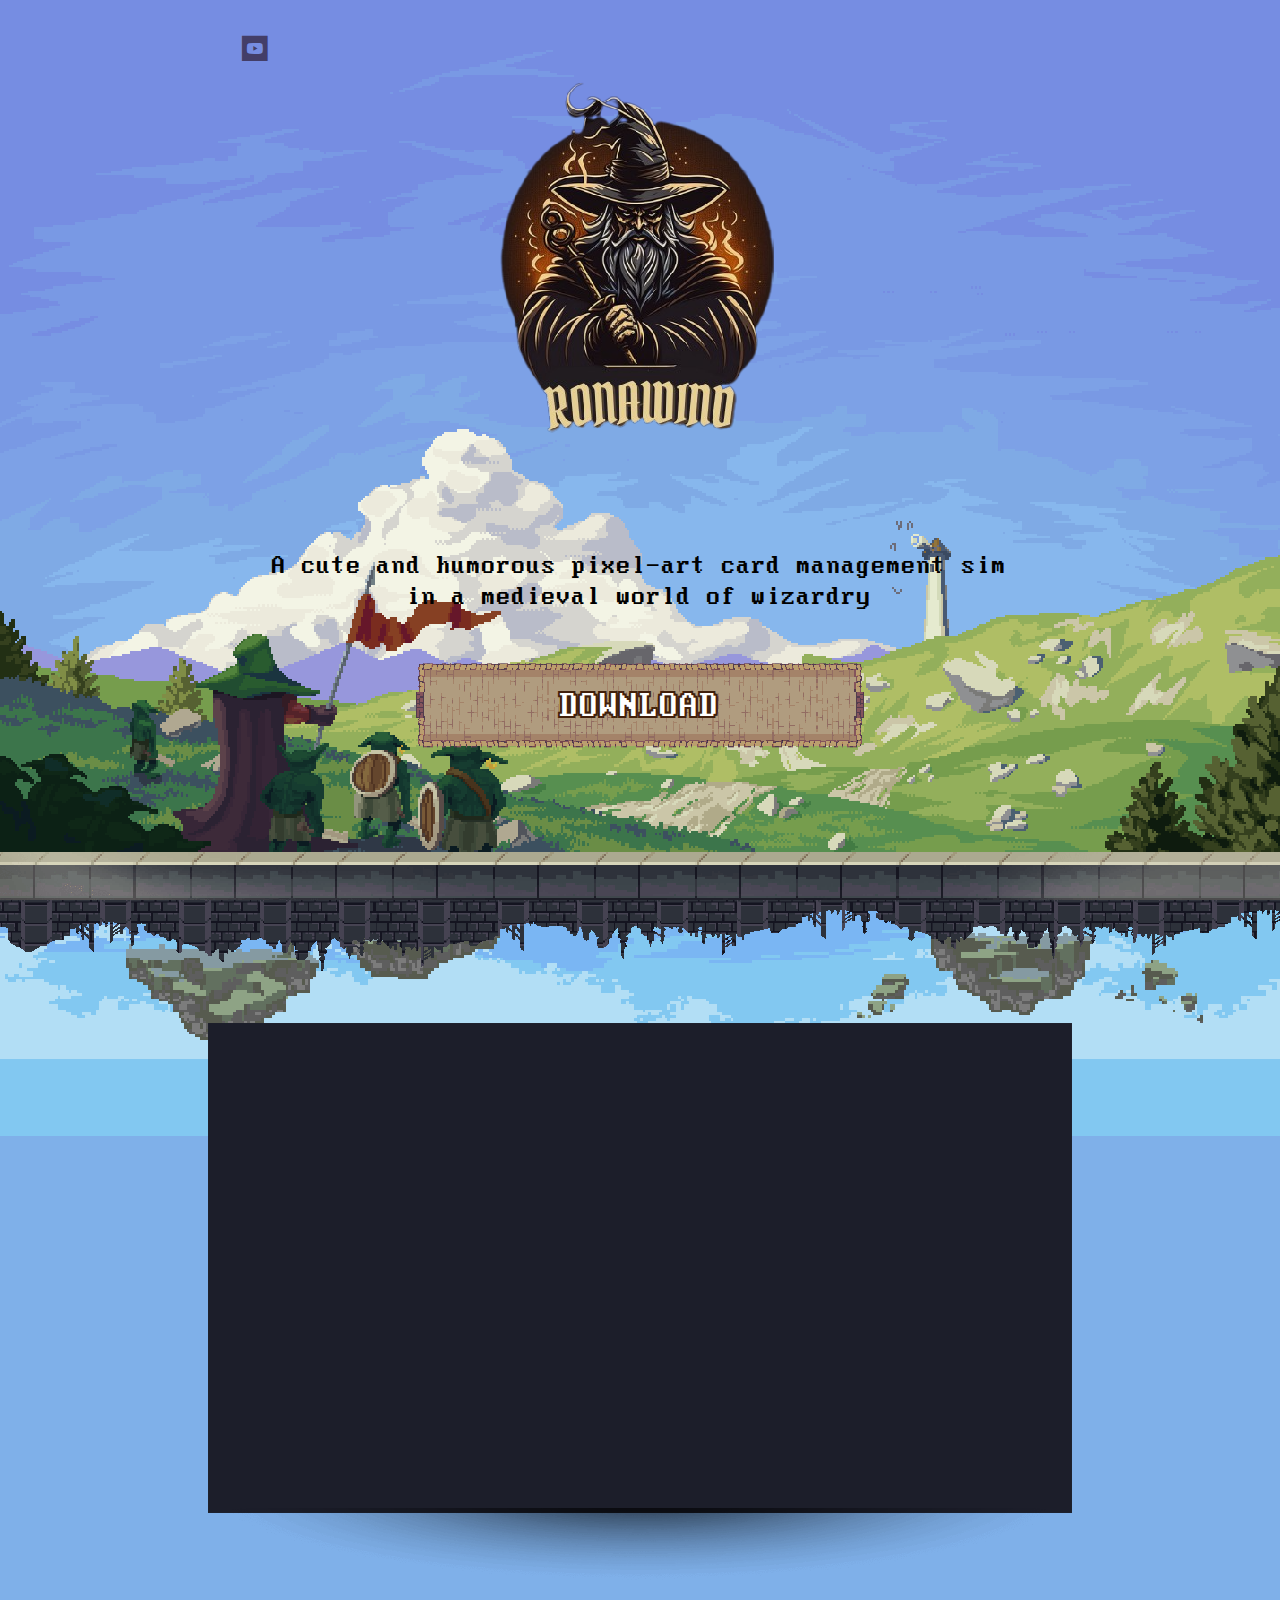
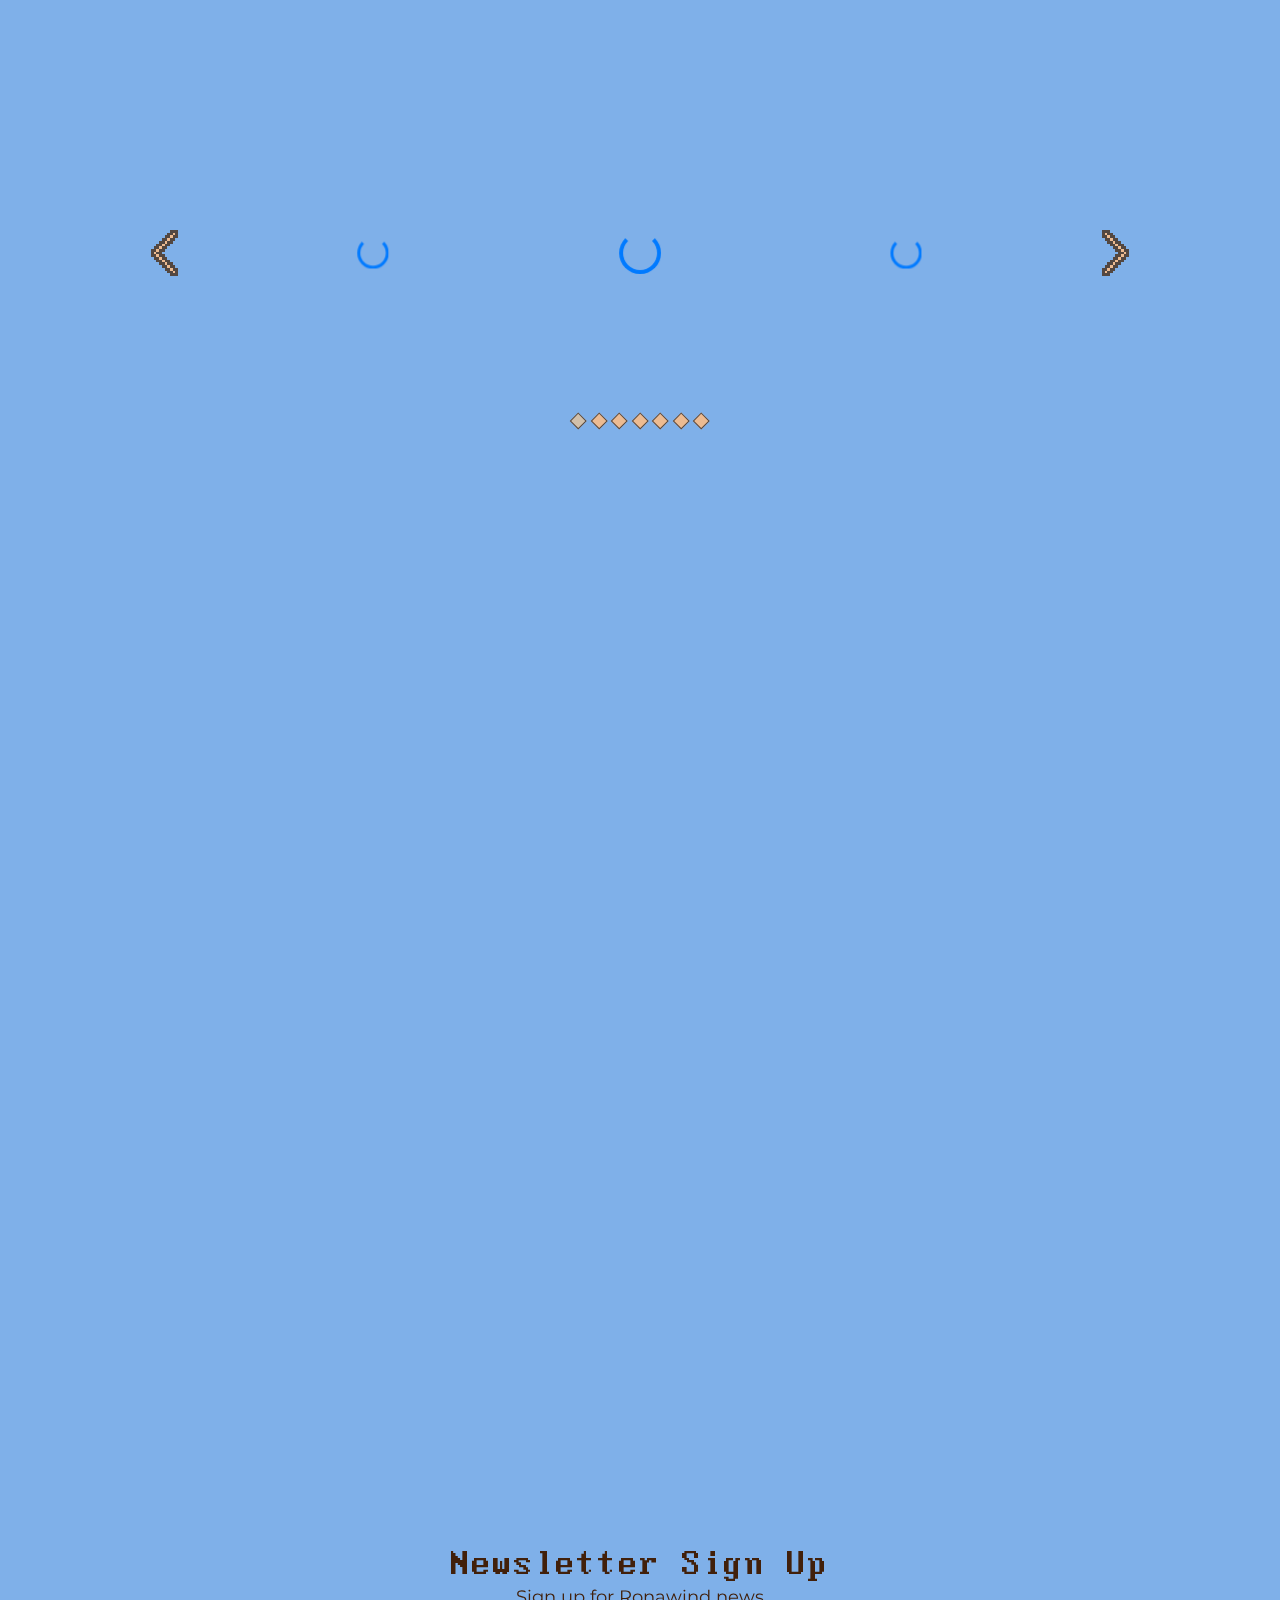
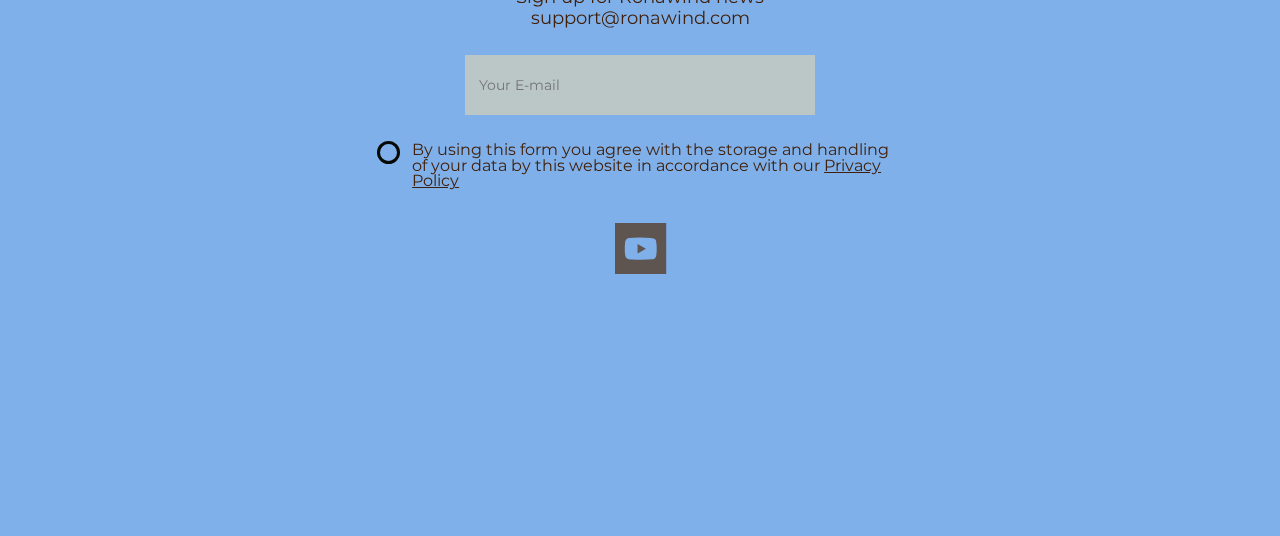
<file: index.html>
<!DOCTYPE>
<html lang="en">
<head>
	<meta http-equiv="Content-Type" content="text/html; charset=UTF-8"/>
	<meta http-equiv="x-ua-compatible" content="ie=edge">
	<meta name="viewport" content="width=device-width, initial-scale=1, shrink-to-fit=no">
	<link rel="apple-touch-icon" sizes="180x180" href="wp-content/themes/dwarven_skykeep_release/dwarven_skykeep/media/favicon/apple-touch-icon.png">
	<link rel="icon" type="image/png" sizes="32x32" href="wp-content/themes/dwarven_skykeep_release/dwarven_skykeep/media/favicon/favicon-32x32.png">
	<link rel="icon" type="image/png" sizes="16x16" href="wp-content/themes/dwarven_skykeep_release/dwarven_skykeep/media/favicon/favicon-16x16.png">
	<link rel="manifest" href="https://ronawind.com/wp-content/themes/dwarven_skykeep_release/dwarven_skykeep/media/favicon/site.webmanifest">
	<link rel="mask-icon" href="images/favicon/safari-pinned-tab.svg" color="#173438">
	<meta name="msapplication-TileColor" content="#341e38">
	<meta name="msapplication-config" content="http://dwarven-skykeep.com/wp-content/themes/dwarven_skykeep_release/dwarven_skykeep/media/favicon/browserconfig.xml">
	<meta name="theme-color" content="#ffffff">
	<link rel="preload" href="wp-content/themes/dwarven_skykeep_release/dwarven_skykeep/fonts/ModerDOS437Win.woff" as="font" type="font/woff2" crossorigin>
	<link rel="preload" href="wp-content/themes/dwarven_skykeep_release/dwarven_skykeep/fonts/Montserrat-Medium.woff" as="font" type="font/woff2" crossorigin>
	<link rel="preload" href="wp-content/themes/dwarven_skykeep_release/dwarven_skykeep/fonts/Montserrat-Regular.woff" as="font" type="font/woff2" crossorigin>
	<style type='text/css'></style><link type="text/css" media="all" href="wp-content/cache/wmac/css/wmac_7d3cf4015eef87c0e035f113812310b4.css" rel="stylesheet" /><title>Ronawind</title>
	<link rel="canonical" href="https://ronawind.com" />
	<!-- HTML Meta Tags -->
	<meta name="keywords" content="videogame, fun, adventure, roleplaying game, roleplay, singleplayer, survival game, RPG, Exploration, Fantasy, Atmospheric, Crafting, Building, Deck building, card, loop hero">
	<meta name="description" content="Every wizard needs a tower – It's time you built one! Build sky-high and deep below, fill it with magic crystals and armories, employ dwarfs and build a glorious monument to your power!">
	<meta property="og:site_name" content="2023 August - Steam">
	<meta property="og:title" content="Ronawind - Home">
	<meta property="og:url" content="2023 August - Steam">
	<meta property="og:type" content="website">
	<meta property="og:description" content="Every wizard needs a tower – It's time you built one! Build sky-high and deep below, fill it with magic crystals and armories, employ dwarfs and build a glorious monument to your power!">
	<!-- Facebook Meta Tags -->
	<meta property="fb:pages" content="100056363269689">
	<!-- Twitter Meta Tags -->
	<meta property="twitter:title" content="Ronawind">
	<meta property="twitter:description" content="Every wizard needs a tower – It's time you built one! Build sky-high and deep below, fill it with magic crystals and armories, employ dwarfs and build a glorious monument to your power!">
	<meta property="twitter:site" content="@Ahmet1337">
	<meta property="twitter:creator" content="@Ahmet1337">
	<meta property="twitter:url" content="https://ronawind.com/">
	<meta name="twitter:card" content="summary_large_image">
	<meta name="twitter:image:alt" content="Ronawind">
	<script type="application/ld+json">{
			"@type": "VideoGame",
			"name": "Ronawind",
			"url": "https://ronawind.com/",
			"sameAs": [
				"	",
			],
			"description": "Every wizard needs a tower – It's time you built one! Build sky-high and deep below, fill it with magic crystals and armories, employ dwarfs and build a glorious monument to your power!",
			"inLanguage": [
				"English"
			},
			"operatingSystem": [
				"Windows"
			],
			"applicationCategory": "Survival",
			"genre": [
				"Deck building",
				"Survival",
				"RPG"
			],
			"playMode": "SinglePlayer",
			"gamePlatform": [
				"PC game"				
			]
		}</script>
	<!-- HTML Meta Tags END -->
	<!-- Google Tag Manager -->
<script>(function(w,d,s,l,i){w[l]=w[l]||[];w[l].push({'gtm.start':
new Date().getTime(),event:'gtm.js'});var f=d.getElementsByTagName(s)[0],
j=d.createElement(s),dl=l!='dataLayer'?'&l='+l:'';j.async=true;j.src=
'https://www.googletagmanager.com/gtm.js?id='+i+dl;f.parentNode.insertBefore(j,f);
})(window,document,'script','dataLayer','GTM-M2LH7RB');</script>
<!-- End Google Tag Manager -->
	<meta name="facebook-domain-verification" content="psut77y9anjbbyix63iid9gg4v8l4z" />
	<script> 
            let params = new URLSearchParams(location.search); 
            params.set("lang", "en"); 
            history.replaceState(null, null, "?" + params.toString());
        </script>	<meta name='robots' content='max-image-preview:large' />
<style id='global-styles-inline-css' type='text/css'>
body{--wp--preset--color--black: #000000;--wp--preset--color--cyan-bluish-gray: #abb8c3;--wp--preset--color--white: #ffffff;--wp--preset--color--pale-pink: #f78da7;--wp--preset--color--vivid-red: #cf2e2e;--wp--preset--color--luminous-vivid-orange: #ff6900;--wp--preset--color--luminous-vivid-amber: #fcb900;--wp--preset--color--light-green-cyan: #7bdcb5;--wp--preset--color--vivid-green-cyan: #00d084;--wp--preset--color--pale-cyan-blue: #8ed1fc;--wp--preset--color--vivid-cyan-blue: #0693e3;--wp--preset--color--vivid-purple: #9b51e0;--wp--preset--gradient--vivid-cyan-blue-to-vivid-purple: linear-gradient(135deg,rgba(6,147,227,1) 0%,rgb(155,81,224) 100%);--wp--preset--gradient--light-green-cyan-to-vivid-green-cyan: linear-gradient(135deg,rgb(122,220,180) 0%,rgb(0,208,130) 100%);--wp--preset--gradient--luminous-vivid-amber-to-luminous-vivid-orange: linear-gradient(135deg,rgba(252,185,0,1) 0%,rgba(255,105,0,1) 100%);--wp--preset--gradient--luminous-vivid-orange-to-vivid-red: linear-gradient(135deg,rgba(255,105,0,1) 0%,rgb(207,46,46) 100%);--wp--preset--gradient--very-light-gray-to-cyan-bluish-gray: linear-gradient(135deg,rgb(238,238,238) 0%,rgb(169,184,195) 100%);--wp--preset--gradient--cool-to-warm-spectrum: linear-gradient(135deg,rgb(74,234,220) 0%,rgb(151,120,209) 20%,rgb(207,42,186) 40%,rgb(238,44,130) 60%,rgb(251,105,98) 80%,rgb(254,248,76) 100%);--wp--preset--gradient--blush-light-purple: linear-gradient(135deg,rgb(255,206,236) 0%,rgb(152,150,240) 100%);--wp--preset--gradient--blush-bordeaux: linear-gradient(135deg,rgb(254,205,165) 0%,rgb(254,45,45) 50%,rgb(107,0,62) 100%);--wp--preset--gradient--luminous-dusk: linear-gradient(135deg,rgb(255,203,112) 0%,rgb(199,81,192) 50%,rgb(65,88,208) 100%);--wp--preset--gradient--pale-ocean: linear-gradient(135deg,rgb(255,245,203) 0%,rgb(182,227,212) 50%,rgb(51,167,181) 100%);--wp--preset--gradient--electric-grass: linear-gradient(135deg,rgb(202,248,128) 0%,rgb(113,206,126) 100%);--wp--preset--gradient--midnight: linear-gradient(135deg,rgb(2,3,129) 0%,rgb(40,116,252) 100%);--wp--preset--duotone--dark-grayscale: url('#wp-duotone-dark-grayscale');--wp--preset--duotone--grayscale: url('#wp-duotone-grayscale');--wp--preset--duotone--purple-yellow: url('#wp-duotone-purple-yellow');--wp--preset--duotone--blue-red: url('#wp-duotone-blue-red');--wp--preset--duotone--midnight: url('#wp-duotone-midnight');--wp--preset--duotone--magenta-yellow: url('#wp-duotone-magenta-yellow');--wp--preset--duotone--purple-green: url('#wp-duotone-purple-green');--wp--preset--duotone--blue-orange: url('#wp-duotone-blue-orange');--wp--preset--font-size--small: 13px;--wp--preset--font-size--medium: 20px;--wp--preset--font-size--large: 36px;--wp--preset--font-size--x-large: 42px;}.has-black-color{color: var(--wp--preset--color--black) !important;}.has-cyan-bluish-gray-color{color: var(--wp--preset--color--cyan-bluish-gray) !important;}.has-white-color{color: var(--wp--preset--color--white) !important;}.has-pale-pink-color{color: var(--wp--preset--color--pale-pink) !important;}.has-vivid-red-color{color: var(--wp--preset--color--vivid-red) !important;}.has-luminous-vivid-orange-color{color: var(--wp--preset--color--luminous-vivid-orange) !important;}.has-luminous-vivid-amber-color{color: var(--wp--preset--color--luminous-vivid-amber) !important;}.has-light-green-cyan-color{color: var(--wp--preset--color--light-green-cyan) !important;}.has-vivid-green-cyan-color{color: var(--wp--preset--color--vivid-green-cyan) !important;}.has-pale-cyan-blue-color{color: var(--wp--preset--color--pale-cyan-blue) !important;}.has-vivid-cyan-blue-color{color: var(--wp--preset--color--vivid-cyan-blue) !important;}.has-vivid-purple-color{color: var(--wp--preset--color--vivid-purple) !important;}.has-black-background-color{background-color: var(--wp--preset--color--black) !important;}.has-cyan-bluish-gray-background-color{background-color: var(--wp--preset--color--cyan-bluish-gray) !important;}.has-white-background-color{background-color: var(--wp--preset--color--white) !important;}.has-pale-pink-background-color{background-color: var(--wp--preset--color--pale-pink) !important;}.has-vivid-red-background-color{background-color: var(--wp--preset--color--vivid-red) !important;}.has-luminous-vivid-orange-background-color{background-color: var(--wp--preset--color--luminous-vivid-orange) !important;}.has-luminous-vivid-amber-background-color{background-color: var(--wp--preset--color--luminous-vivid-amber) !important;}.has-light-green-cyan-background-color{background-color: var(--wp--preset--color--light-green-cyan) !important;}.has-vivid-green-cyan-background-color{background-color: var(--wp--preset--color--vivid-green-cyan) !important;}.has-pale-cyan-blue-background-color{background-color: var(--wp--preset--color--pale-cyan-blue) !important;}.has-vivid-cyan-blue-background-color{background-color: var(--wp--preset--color--vivid-cyan-blue) !important;}.has-vivid-purple-background-color{background-color: var(--wp--preset--color--vivid-purple) !important;}.has-black-border-color{border-color: var(--wp--preset--color--black) !important;}.has-cyan-bluish-gray-border-color{border-color: var(--wp--preset--color--cyan-bluish-gray) !important;}.has-white-border-color{border-color: var(--wp--preset--color--white) !important;}.has-pale-pink-border-color{border-color: var(--wp--preset--color--pale-pink) !important;}.has-vivid-red-border-color{border-color: var(--wp--preset--color--vivid-red) !important;}.has-luminous-vivid-orange-border-color{border-color: var(--wp--preset--color--luminous-vivid-orange) !important;}.has-luminous-vivid-amber-border-color{border-color: var(--wp--preset--color--luminous-vivid-amber) !important;}.has-light-green-cyan-border-color{border-color: var(--wp--preset--color--light-green-cyan) !important;}.has-vivid-green-cyan-border-color{border-color: var(--wp--preset--color--vivid-green-cyan) !important;}.has-pale-cyan-blue-border-color{border-color: var(--wp--preset--color--pale-cyan-blue) !important;}.has-vivid-cyan-blue-border-color{border-color: var(--wp--preset--color--vivid-cyan-blue) !important;}.has-vivid-purple-border-color{border-color: var(--wp--preset--color--vivid-purple) !important;}.has-vivid-cyan-blue-to-vivid-purple-gradient-background{background: var(--wp--preset--gradient--vivid-cyan-blue-to-vivid-purple) !important;}.has-light-green-cyan-to-vivid-green-cyan-gradient-background{background: var(--wp--preset--gradient--light-green-cyan-to-vivid-green-cyan) !important;}.has-luminous-vivid-amber-to-luminous-vivid-orange-gradient-background{background: var(--wp--preset--gradient--luminous-vivid-amber-to-luminous-vivid-orange) !important;}.has-luminous-vivid-orange-to-vivid-red-gradient-background{background: var(--wp--preset--gradient--luminous-vivid-orange-to-vivid-red) !important;}.has-very-light-gray-to-cyan-bluish-gray-gradient-background{background: var(--wp--preset--gradient--very-light-gray-to-cyan-bluish-gray) !important;}.has-cool-to-warm-spectrum-gradient-background{background: var(--wp--preset--gradient--cool-to-warm-spectrum) !important;}.has-blush-light-purple-gradient-background{background: var(--wp--preset--gradient--blush-light-purple) !important;}.has-blush-bordeaux-gradient-background{background: var(--wp--preset--gradient--blush-bordeaux) !important;}.has-luminous-dusk-gradient-background{background: var(--wp--preset--gradient--luminous-dusk) !important;}.has-pale-ocean-gradient-background{background: var(--wp--preset--gradient--pale-ocean) !important;}.has-electric-grass-gradient-background{background: var(--wp--preset--gradient--electric-grass) !important;}.has-midnight-gradient-background{background: var(--wp--preset--gradient--midnight) !important;}.has-small-font-size{font-size: var(--wp--preset--font-size--small) !important;}.has-medium-font-size{font-size: var(--wp--preset--font-size--medium) !important;}.has-large-font-size{font-size: var(--wp--preset--font-size--large) !important;}.has-x-large-font-size{font-size: var(--wp--preset--font-size--x-large) !important;}
</style>
<link rel="https://api.w.org/" href="https://ronawind.com/wp-json/" /><link rel="EditURI" type="application/rsd+xml" title="RSD" href="https://ronawind.com/xmlrpc.php?rsd" />
<link rel="wlwmanifest" type="application/wlwmanifest+xml" href="https://ronawind.com/wp-includes/wlwmanifest.xml" /> 
<meta name="generator" content="WordPress 6.0.2" />
</head>
<body>
	<!-- Google Tag Manager (noscript) -->
<noscript><iframe src="https://www.googletagmanager.com/ns.html?id=GTM-M2LH7RB"
height="0" width="0" style="display:none;visibility:hidden"></iframe></noscript>
<!-- End Google Tag Manager (noscript) -->
<main class="l-main">
	<section class="l-main__section l-main__section_home">
		<div class="b-bg b-bg_home lazy" data-bg="wp-content/themes/dwarven_skykeep_release/dwarven_skykeep/media/vp1-bg-m.gif"></div>
		<div class="b-home">
			<div class="b-home__head">
				<div class="b-home__head-side">
						<div class="b-socials b-socials_home">
							<a class="b-icon-youtube b-socials__item b-rhomb" href="https://www.youtube.com/@ronawind" target="_blank"></a>


			</div>
				</div>
				<div class="b-home__head-logo">
					<img class="b-home__logo" src="wp-content/themes/dwarven_skykeep_release/dwarven_skykeep/media/logo_game.png" alt="Ronawind">
				</div>
				<div class="b-home__head-side">
					<!--	<form class="b-langs" method="get">
		<div class="b-langs__btn">
			<div class="b-langs__label b-icon-right"></div>
		</div>
		<div class="b-langs__list">
							<div class="b-langs__list-item">
						<input class="b-langs__form" name="lang" hidden>
		</div>
	</form>
-->
				</div>
			</div>
			<div class="b-home__desc b-home-desc">
				<div>A cute and humorous <nobr>pixel-art</nobr> card management sim in&nbsp;a&nbsp;medieval world of wizardry</div>
			</div>
			<div class="b-home__btn">
				<a class="b-button" href="beta/Ronawind Setup - V5.6.1.rar"> 
					<div class="b-button__text">DOWNLOAD</div>			

				</a>
			</div>
		</div>
		<div class="b-home-bottom lazy" data-bg="wp-content/themes/dwarven_skykeep_release/dwarven_skykeep/media/vp1-bottom.png"></div>
	</section>
	<section class="l-main__section l-main__section_vid">
		<div class="b-bg rellax" data-rellax-speed="-10">
			<div class="b-bg lazy" data-bg="wp-content/themes/dwarven_skykeep_release/dwarven_skykeep/media/vp2-bg.png"></div>
		</div>
		<div class="b-vid-top lazy" data-bg="wp-content/themes/dwarven_skykeep_release/dwarven_skykeep/media/part-divider.png"></div>
		<div class="b-vid">
			<iframe class="b-vid__frame" src="https://www.youtube.com/embed/lPs49HMmjJ4" frameborder="0" allowfullscreen></iframe>
		</div>
	</section>
	<section class="l-main__section l-main__section_media">
		<div class="b-media-bg">
			<div class="b-media-bg__top lazy" data-bg="wp-content/themes/dwarven_skykeep_release/dwarven_skykeep/media/vp3-top.png"></div>
			<div class="b-media-bg__dwarv lazy" data-bg="wp-content/themes/dwarven_skykeep_release/dwarven_skykeep/media/vp2-dwarv.gif"></div>
			<div class="b-media-bg__bg lazy" data-bg="wp-content/themes/dwarven_skykeep_release/dwarven_skykeep/media/vp3-bg.png"></div>
		</div>
		<div class="l-container l-container_features">
			<div class="b-carousel">
				<div class="b-carousel__wrap swiper js-carousel">
					<div class="b-carousel__track swiper-wrapper">
													<a href="wp-content/themes/dwarven_skykeep_release/dwarven_skykeep/media/gallery/1.png" class="swiper-slide glightbox b-carousel__item" data-gallery="c1" data-description="Every new game throws you into unique situations with high replayability">
								<div class="b-carousel__item-img lazy" data-bg="wp-content/themes/dwarven_skykeep_release/dwarven_skykeep/media/gallery/1.png"></div>
								<div class="b-carousel__item-frame lazy" data-bg="wp-content/themes/dwarven_skykeep_release/dwarven_skykeep/media/gallery-frame.png"></div>
								<div class="swiper-lazy-preloader"></div>
							</a>
													<a href="wp-content/themes/dwarven_skykeep_release/dwarven_skykeep/media/gallery/2.png" class="swiper-slide glightbox b-carousel__item" data-gallery="c1" data-description="Every new game throws you into unique situations with high replayability">
								<div class="b-carousel__item-img lazy" data-bg="wp-content/themes/dwarven_skykeep_release/dwarven_skykeep/media/gallery/2.png"></div>
								<div class="b-carousel__item-frame lazy" data-bg="wp-content/themes/dwarven_skykeep_release/dwarven_skykeep/media/gallery-frame.png"></div>
								<div class="swiper-lazy-preloader"></div>
							</a>
													<a href="wp-content/themes/dwarven_skykeep_release/dwarven_skykeep/media/gallery/3.png" class="swiper-slide glightbox b-carousel__item" data-gallery="c1" data-description="Complete different side quests in each world">
								<div class="b-carousel__item-img lazy" data-bg="wp-content/themes/dwarven_skykeep_release/dwarven_skykeep/media/gallery/3.png"></div>
								<div class="b-carousel__item-frame lazy" data-bg="wp-content/themes/dwarven_skykeep_release/dwarven_skykeep/media/gallery-frame.png"></div>
								<div class="swiper-lazy-preloader"></div>
							</a>
													<a href="wp-content/themes/dwarven_skykeep_release/dwarven_skykeep/media/gallery/4.png" class="swiper-slide glightbox b-carousel__item" data-gallery="c1" data-description="Complete different side quests in each world">
								<div class="b-carousel__item-img lazy" data-bg="wp-content/themes/dwarven_skykeep_release/dwarven_skykeep/media/gallery/4.png"></div>
								<div class="b-carousel__item-frame lazy" data-bg="wp-content/themes/dwarven_skykeep_release/dwarven_skykeep/media/gallery-frame.png"></div>
								<div class="swiper-lazy-preloader"></div>
							</a>
													<a href="wp-content/themes/dwarven_skykeep_release/dwarven_skykeep/media/gallery/5.png" class="swiper-slide glightbox b-carousel__item" data-gallery="c1" data-description="Find exquisite tactical solutions during the game">
								<div class="b-carousel__item-img lazy" data-bg="wp-content/themes/dwarven_skykeep_release/dwarven_skykeep/media/gallery/5.png"></div>
								<div class="b-carousel__item-frame lazy" data-bg="wp-content/themes/dwarven_skykeep_release/dwarven_skykeep/media/gallery-frame.png"></div>
								<div class="swiper-lazy-preloader"></div>
							</a>
													<a href="wp-content/themes/dwarven_skykeep_release/dwarven_skykeep/media/gallery/6.png" class="swiper-slide glightbox b-carousel__item" data-gallery="c1" data-description="Find exquisite tactical solutions during the game">
								<div class="b-carousel__item-img lazy" data-bg="wp-content/themes/dwarven_skykeep_release/dwarven_skykeep/media/gallery/6.png"></div>
								<div class="b-carousel__item-frame lazy" data-bg="wp-content/themes/dwarven_skykeep_release/dwarven_skykeep/media/gallery-frame.png"></div>
								<div class="swiper-lazy-preloader"></div>
							</a>
													<a href="wp-content/themes/dwarven_skykeep_release/dwarven_skykeep/media/gallery/7.png" class="swiper-slide glightbox b-carousel__item" data-gallery="c1" data-description="Every new game throws you into unique situations with high replayability">
								<div class="b-carousel__item-img lazy" data-bg="wp-content/themes/dwarven_skykeep_release/dwarven_skykeep/media/gallery/7.png"></div>
								<div class="b-carousel__item-frame lazy" data-bg="wp-content/themes/dwarven_skykeep_release/dwarven_skykeep/media/gallery-frame.png"></div>
								<div class="swiper-lazy-preloader"></div>
							</a>
											</div>
				</div>
				<div class="swiper-pagination"></div>
				<div class="swiper-button-prev"></div>
				<div class="swiper-button-next"></div>
			</div>
			<div class="b-features">
						<div class="b-features__item" data-aos="fade-right">
							<div class="b-features__img lazy" data-bg="wp-content/themes/dwarven_skykeep_release/dwarven_skykeep/media/f1.gif"></div>
							<div class="b-features__content">
								<div class="b-features__title">Build the greatest tower of all time</div>
								<div class="b-features__desc">Use the deck of cards in your hands, build a tower and fill it with rooms to produce tools, weapons and magic. Defend from coming enemies and find multiple ways to solve challenges. Find treasure or kill the boss or survive enemy waves to win.</div>
							</div>
						</div>
						<div class="b-features__item" data-aos="fade-left">
							<div class="b-features__img lazy" data-bg="wp-content/themes/dwarven_skykeep_release/dwarven_skykeep/media/f2.gif"></div>
							<div class="b-features__content">
								<div class="b-features__title">Tune your deck wisely before each round</div>
								<div class="b-features__desc">There are six types of cards and even more cards themselves, but not all of them are necessary to complete the levels. Properly cleaned cards will help you solve problems that arise and build a reliable tower.</div>
							</div>
						</div>
						<div class="b-features__item" data-aos="fade-right">
							<div class="b-features__img lazy" data-bg="wp-content/themes/dwarven_skykeep_release/dwarven_skykeep/media/f3.gif"></div>
							<div class="b-features__content">
								<div class="b-features__title">Explore the complex universe</div>
								<div class="b-features__desc">Levels are grouped into worlds with features and specific enemies with unique decks and game mechanics. Meet the goblin warlord on a mechanical robot, the huge wolf who swallowed the Sun and many other strange enemies.</div>
							</div>
						</div>
									</div>
		</div>
		<img class="b-media-bottom lazy" data-src="wp-content/themes/dwarven_skykeep_release/dwarven_skykeep/media/vp3-bottom.gif">
	</section>
	<div id="newsletter" class="l-main__section">
		<div class="b-vid-top lazy" data-bg="wp-content/themes/dwarven_skykeep_release/dwarven_skykeep/media/part-divider.png"></div>
		<div class="b-bg b-bg_newsletter lazy" data-bg="wp-content/themes/dwarven_skykeep_release/dwarven_skykeep/media/vp4-bg.png"></div>
		<div class="b-news">
			<img data-src="wp-content/themes/dwarven_skykeep_release/dwarven_skykeep/media/logo-game.png" alt="Ronawind" class="b-news__logo lazy">
			</a>
			<div class="b-news__mail">
				<div class="b-sub">
					<div class="b-sub__title">Newsletter Sign Up</div>
					<div class="b-sub__desc">Sign up for Ronawind news</div>
					<div class="b-sub__desc">support@ronawind.com</div>
					<form class="js-sub-form b-form b-sub__form">
						<div class="b-sub__input b-field js-sub-hide">
							<input name="email" type="email" class="b-sub__ph" placeholder="Your E-mail" required>
							<button class="b-sub__send lazy" data-bg="http://dwarven-skykeep.com/wp-content/themes/dwarven_skykeep_release/dwarven_skykeep/media/input-submit.png"></button>
							<div class="b-sub__frame lazy" data-bg="wp-content/themes/dwarven_skykeep_release/dwarven_skykeep/media/input-field.png"></div>
						</div>
						<div class="b-sub__agree js-sub-hide">
							<div class="b-input-check">
								<input name="checked" class="b-input-check__input" id="agr" type="checkbox" required>
								<label class="b-input-check__label" for="agr">
									By using this form you agree with the storage and handling of your data by this website in accordance with our <a href="privacy/index.html" target="_blank">Privacy Policy</a>								</label>
							</div>
						</div>
						<div class="b-sub__result js-sub-fail" style="display: none;">
							<div class="b-sub__fail">Successful subscription!</div>
						</div>
						<div class="b-sub__result js-sub-done" style="display: none;">
							<div class="b-done">An error has occurred!</div>
						</div>
					</form>
				</div>
			</div>
			<div class="b-news__mail">
					<div class="b-socials b-socials_footer">
					<a class="b-icon-youtube b-socials__item b-rhomb" href="https://www.youtube.com/@ronawind" target="_blank"></a>
			</div>
			</div>
		</div>
	</div>
	<div class="l-main__section">
		<div class="b-footer-bg">
			<div class="b-footer-bg__top lazy" data-bg="wp-content/themes/dwarven_skykeep_release/dwarven_skykeep/media/footer-bg-top.png"></div>
			<div class="b-footer-bg__bottom lazy" data-bg="wp-content/themes/dwarven_skykeep_release/dwarven_skykeep/media/footer-bg-dirt.png">
				<div class="l-container l-container_footer">
					<footer class="b-footer">
						<div class="b-footer__row">
							<div class="b-footer__col">
				
							</div>
						</div>
						<div class="b-footer__row">
							<div class="b-footer__col">
								<a class="b-footer__link" href="https://ronawind.com" target="_blank">
									Copyright Alphatex Studios, INC ©								</a>
							</div>
							<div class="b-footer__col">
								<a class="b-footer__link" href="privacy/index.html" target="_blank">
									Privacy Policy								</a>
							</div>
							<div class="b-footer__col">
								<a class="b-footer__link" href="tos/index.html" target="_blank">
									Terms of Service								</a>
							</div>
						</div>
					</footer>
				</div>
			</div>
		</div>
	</div>
</main>
<div class="b-overlays"></div>
<script data-cfasync="false" src="cdn-cgi/scripts/5c5dd728/cloudflare-static/email-decode.min.js"></script><script type="text/javascript" defer src="wp-content/cache/wmac/js/wmac_bcd192b8f09ce3a874aa737cb519495d.js"></script><center><font size="2"> <a href=""></a></font></center></body>
</html>
</file>
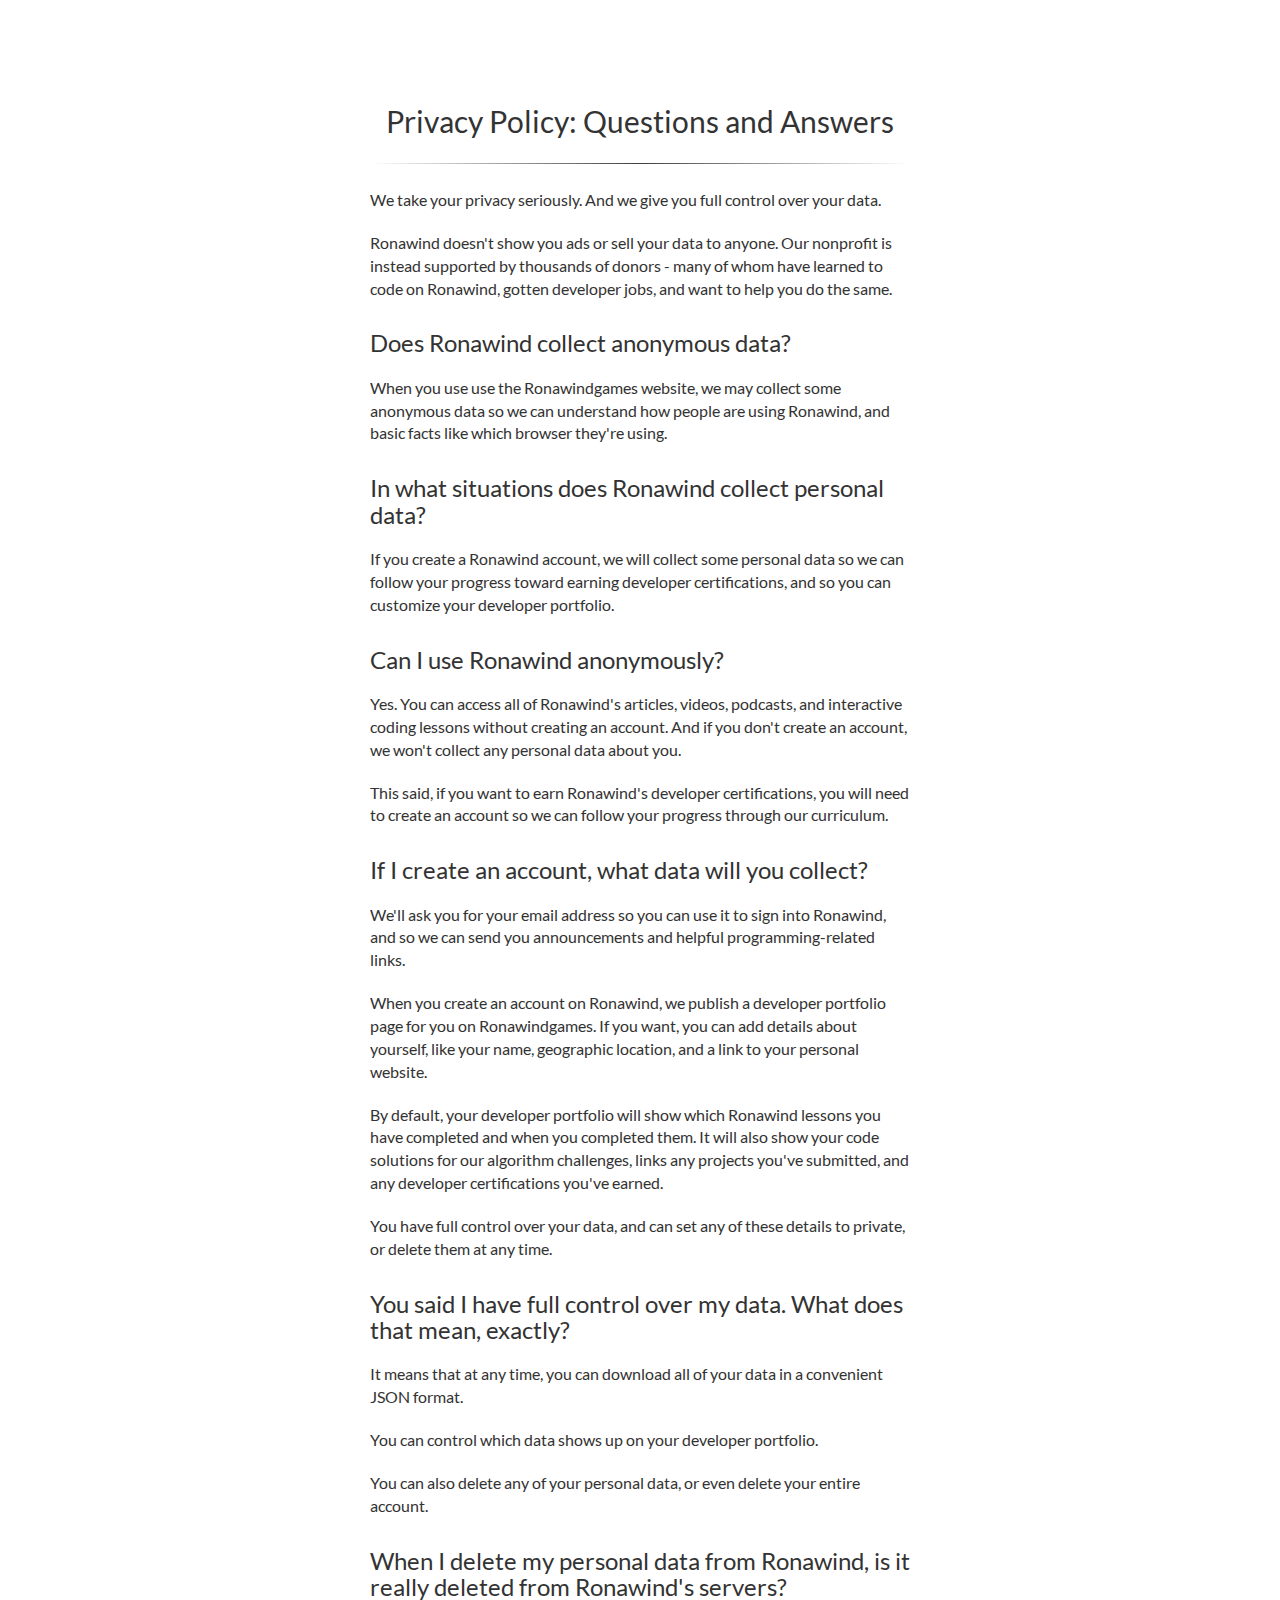
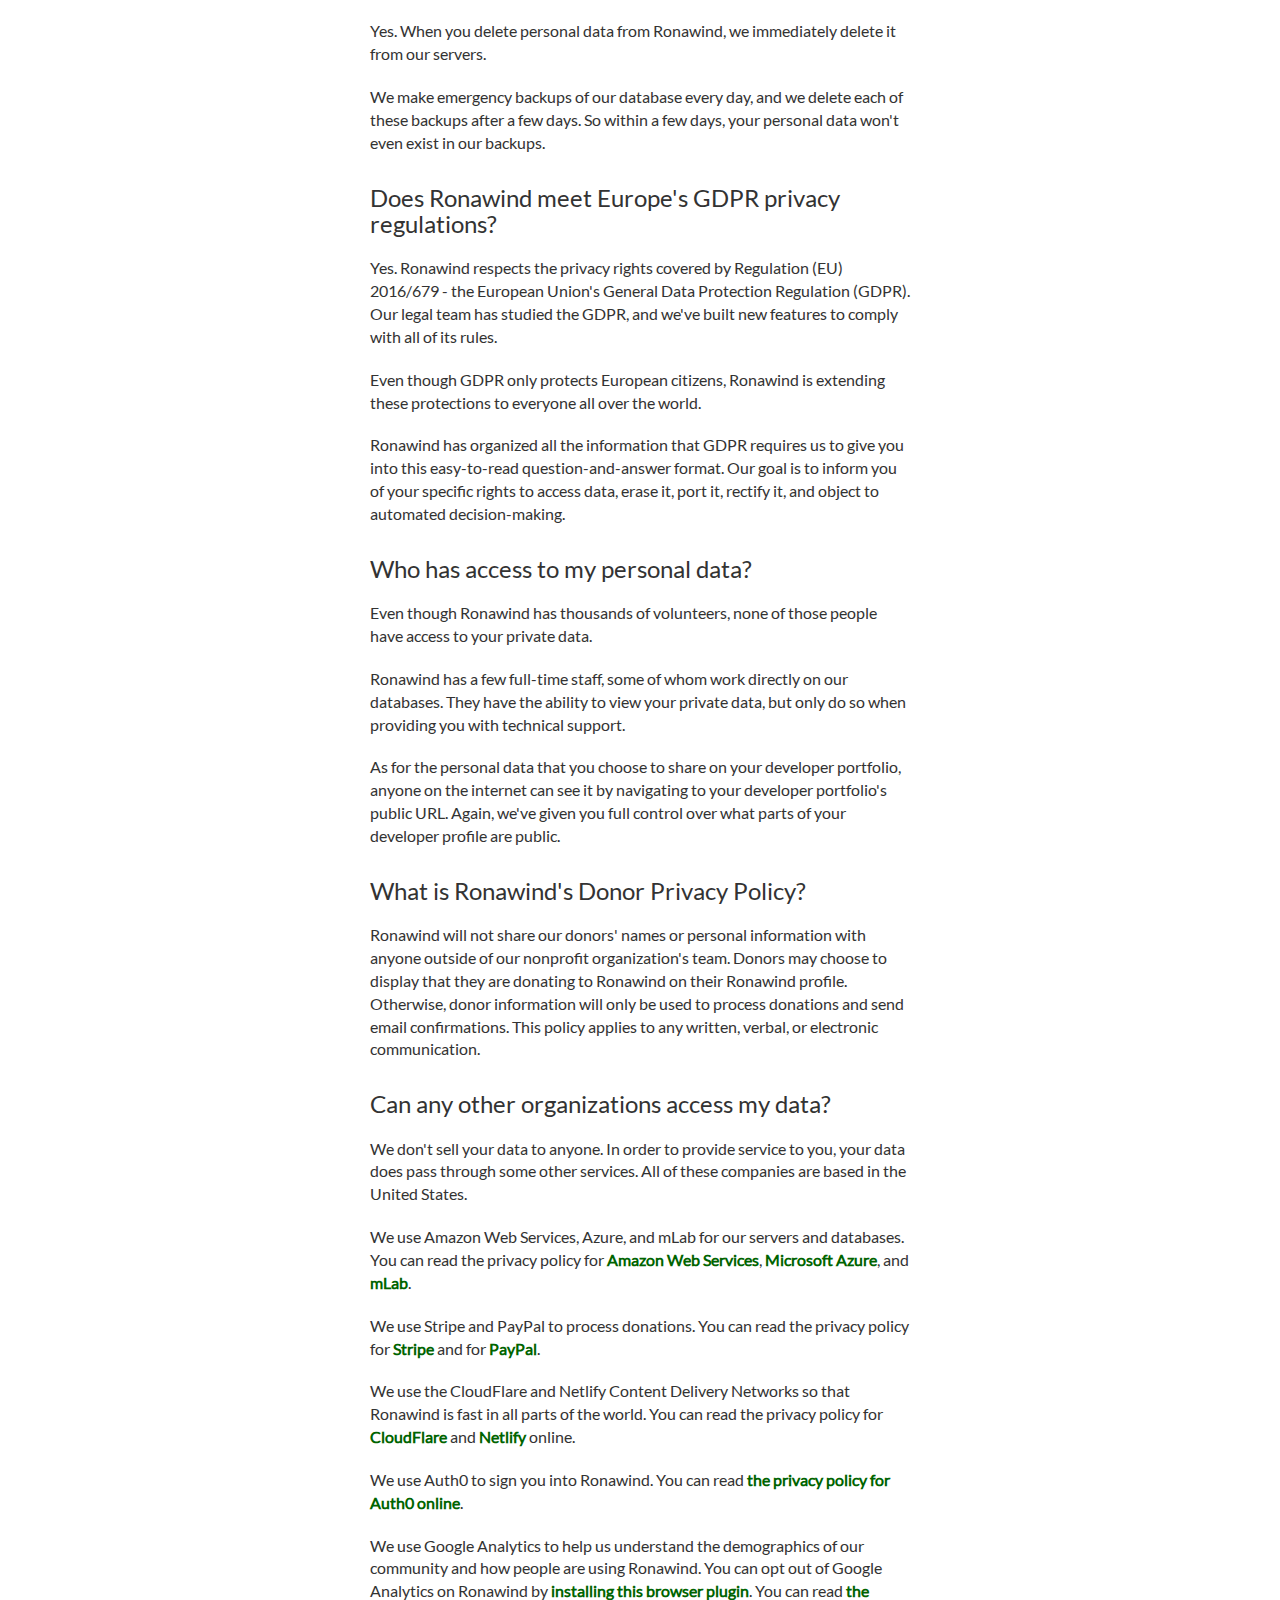
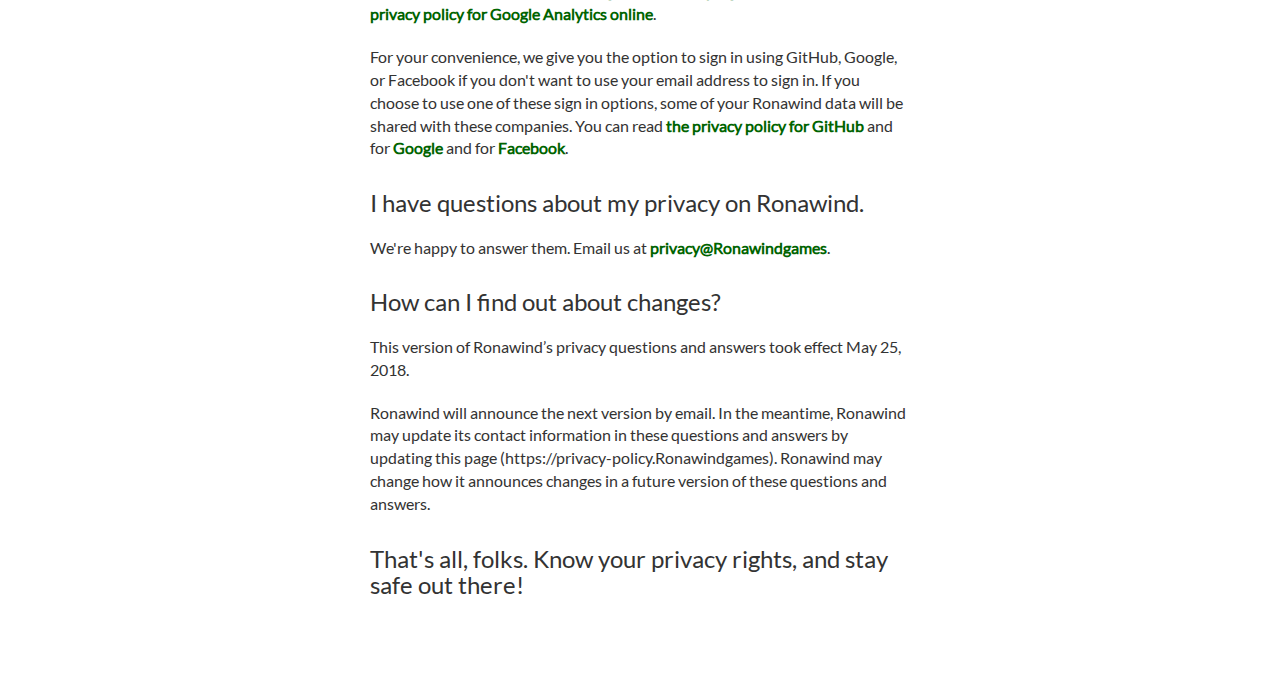
<file: privacy/index.html>
<!DOCTYPE html>

<html lang="en">
<head>
  <meta charset="utf-8">
  <meta content="IE=edge" http-equiv="X-UA-Compatible">
  <meta content="width=device-width, initial-scale=1.0" name="viewport">
  <meta content="X5tHeKjV-jMLyp4VMoUhW9PAYaOjtPslV250" name="csrf-token">
  <title>Privacy Policy</title>
  <link href="https://ronawind.com" rel="canonical">
  <meta charset="utf-8">
  <meta content="IE=edge" http-equiv="X-UA-Compatible">
  <meta content="width=device-width, initial-scale=1.0" name="viewport">
  <meta content="X5tHeKjV-jMLyp4VMoUhW9PAYaOjtPslV250" name="csrf-token">
  <meta content=
  "learn to code, learn to program, learn programming, learn javascript, learn coding, code, coding, programming, software engineer, software developer, mean stack, web development, development, engineering, learn node.js, learn angular.js, learn express.js, learn mongoDB, coding bootcamp, javascript, open source"
  name="keywords">
  <meta content="Ronawind's Privacy Policy - learn to code for free" property="og:title">
  <meta content="Ronawind" property="og:site_name">
  <meta content="on" name="twitter:widgets:csp">
  <meta content="d0bc047a482c03c24f1168004c2a216a" name="p:domain_verify">
  <meta content="https://ronawind.com" property="og:url">
  <meta content=
  "Learn to code and build projects for nonprofits. Build your full stack web development portfolio today."
  property="og:description">
  <meta content=
  "https://s3.amazonaws.com/Ronawind/Ronawind-square-logo-large.jpg" property=
  "og:image">
  <meta content="article" property="og:type">
  <meta content="https://www.facebook.com/Ronawind" property=
  "article:publisher">
  <meta content="Responsive" property="article:section">
  <link href="https://plus.google.com/+Ronawind" rel="publisher">
  <link href="https://plus.google.com/+Ronawind" rel="author">
  <meta content=
  "Learn to code and build projects for nonprofits. Build your full stack web development portfolio today."
  name="description">
  <meta content="@Ronawind" name="twitter:creator">
  <meta content="https://ronawind.com" name="twitter:url">
  <meta content="@Ronawind" name="twitter:site">
  <meta content="summary_large_image" name="twitter:card">
  <meta content=
  "https://s3.amazonaws.com/Ronawind/Ronawind-square-logo-large.jpg" name=
  "twitter:image:src">
  <meta content="Learn to code and help nonprofits" name="twitter:title">
  <meta content=
  "We're an open source community of busy people who learn to code and build projects for nonprofits. Build your full stack web development portfolio today."
  name="twitter:description">
  <meta content="a40ee5d5dba3bb091ad783ebd2b1383f" name="p:domain_verify">
  <meta content="#FFFFFF" name="msapplication-TileColor">
  <meta content="/" name="msapplication-TileImage">
  <link href=
  "https://s3.amazonaws.com/Ronawind/favicons/android-chrome-144x144.png"
  rel="android-chrome" sizes="144x144">
  <link href=
  "https://s3.amazonaws.com/Ronawind/favicons/android-chrome-192x192.png"
  rel="android-chrome" sizes="192x192">
  <link href=
  "https://s3.amazonaws.com/Ronawind/favicons/android-chrome-36x36.png"
  rel="android-chrome" sizes="36x36">
  <link href=
  "https://s3.amazonaws.com/Ronawind/favicons/android-chrome-48x48.png"
  rel="android-chrome" sizes="48x48">
  <link href=
  "https://s3.amazonaws.com/Ronawind/favicons/android-chrome-72x72.png"
  rel="android-chrome" sizes="72x72">
  <link href=
  "https://s3.amazonaws.com/Ronawind/favicons/android-chrome-96x96.png"
  rel="android-chrome" sizes="96x96">
  <link href=
  "https://s3.amazonaws.com/Ronawind/favicons/android-chrome-manifest.json"
  rel="android-chrome-manifest">
  <link href=
  "https://s3.amazonaws.com/Ronawind/favicons/apple-touch-icon-114x114.png"
  rel="apple-touch-icon" sizes="114x114">
  <link href=
  "https://s3.amazonaws.com/Ronawind/favicons/apple-touch-icon-120x120.png"
  rel="apple-touch-icon" sizes="120x120">
  <link href=
  "https://s3.amazonaws.com/Ronawind/favicons/apple-touch-icon-144x144.png"
  rel="apple-touch-icon" sizes="144x144">
  <link href=
  "https://s3.amazonaws.com/Ronawind/favicons/apple-touch-icon-152x152.png"
  rel="apple-touch-icon" sizes="152x152">
  <link href=
  "https://s3.amazonaws.com/Ronawind/favicons/apple-touch-icon-180x180.png"
  rel="apple-touch-icon" sizes="180x180">
  <link href=
  "https://s3.amazonaws.com/Ronawind/favicons/apple-touch-icon-57x57.png"
  rel="apple-touch-icon" sizes="57x57">
  <link href=
  "https://s3.amazonaws.com/Ronawind/favicons/apple-touch-icon-60x60.png"
  rel="apple-touch-icon" sizes="60x60">
  <link href=
  "https://s3.amazonaws.com/Ronawind/favicons/apple-touch-icon-72x72.png"
  rel="apple-touch-icon" sizes="72x72">
  <link href=
  "https://s3.amazonaws.com/Ronawind/favicons/apple-touch-icon-76x76.png"
  rel="apple-touch-icon" sizes="76x76">
  <link href=
  "https://s3.amazonaws.com/Ronawind/favicons/apple-touch-icon-precomposed.png"
  rel="apple-touch-icon-precomposed">
  <link href=
  "https://s3.amazonaws.com/Ronawind/favicons/apple-touch-icon.png" rel=
  "apple-touch-icon">
  <link href="https://s3.amazonaws.com/Ronawind/favicons/favicon-16x16.png"
  rel="favicon" sizes="16x16">
  <link href="https://s3.amazonaws.com/Ronawind/favicons/favicon-32x32.png"
  rel="favicon" sizes="32x32">
  <link href="https://s3.amazonaws.com/Ronawind/favicons/favicon-96x96.png"
  rel="favicon" sizes="96x96">
  <link href=
  "https://s3.amazonaws.com/Ronawind/favicons/mstile-144x144.png" rel=
  "mstile" sizes="144x144">
  <link href=
  "https://s3.amazonaws.com/Ronawind/favicons/mstile-150x150.png" rel=
  "mstile" sizes="150x150">
  <link href=
  "https://s3.amazonaws.com/Ronawind/favicons/mstile-310x310.png" rel=
  "mstile" sizes="310x310">
  <link href=
  "https://s3.amazonaws.com/Ronawind/favicons/mstile-310x150.png" rel=
  "mstile" sizes="310x150">
  <link href="https://s3.amazonaws.com/Ronawind/favicons/mstile-70x70.png"
  rel="mstile" sizes="70x70">
  <link href="https://s3.amazonaws.com/Ronawind/favicons/favicon.ico" rel=
  "favicon">
  <link href="//s3.amazonaws.com/Ronawind/favicons/favicon.ico" rel=
  "shortcut icon">
  <link href="style.css" rel="stylesheet">
</head>

<body class="top-and-bottom-margins">
  <script>
    (function(i, s, o, g, r, a, m) {
      i['GoogleAnalyticsObject'] = r;
      i[r] = i[r] || function() {
        (i[r].q = i[r].q || []).push(arguments)
      }, i[r].l = 1 * new Date();
      a = s.createElement(o),
        m = s.getElementsByTagName(o)[0];
      a.async = 1;
      a.src = g;
      m.parentNode.insertBefore(a, m)
    })(window, document, 'script', '//www.google-analytics.com/analytics.js', 'ga');
    ga('create', 'UA-55446531-13', 'auto');
    ga('require', 'displayfeatures');
    ga('send', 'pageview');
  </script> <!-- Leave the below lines alone!-->


    </div>


        </li>
      </ul>
    </div>
  </nav>
  <div class="container">
    <div class="col-xs-12 col-sm-8 col-sm-offset-2 col-md-6 col-md-offset-3">
      <h2 class='text-center'></a>Privacy Policy: Questions and Answers</h2>
      <hr>
      <p>We take your privacy seriously. And we give you full control over your data.</p>
      <p>Ronawind doesn't show you ads or sell your data to anyone. Our nonprofit is instead supported by thousands of donors - many of whom have learned to code on Ronawind, gotten developer jobs, and want to help you do the same.</p>
      <h3>Does Ronawind collect anonymous data?</h3>
      <p>When you use use the Ronawindgames website, we may collect some anonymous data so we can understand how people are using Ronawind, and basic facts like which browser they're using.</p>
      <h3>In what situations does Ronawind collect personal data?</h3>
      <p>If you create a Ronawind account, we will collect some personal data so we can follow your progress toward earning developer certifications, and so you can customize your developer portfolio.</p>
      <h3>Can I use Ronawind anonymously?</h3>
      <p>Yes. You can access all of Ronawind's articles, videos, podcasts, and interactive coding lessons without creating an account. And if you don't create an account, we won't collect any personal data about you.</p>
      <p>This said, if you want to earn Ronawind's developer certifications, you will need to create an account so we can follow your progress through our curriculum.</p>
      <h3>If I create an account, what data will you collect?</h3>
      <p>We'll ask you for your email address so you can use it to sign into Ronawind, and so we can send you announcements and helpful programming-related links.</p>
      <p>When you create an account on Ronawind, we publish a developer portfolio page for you on Ronawindgames. If you want, you can add details about yourself, like your name, geographic location, and a link to your personal website.</p>
      <p>By default, your developer portfolio will show which Ronawind lessons you have completed and when you completed them. It will also show your code solutions for our algorithm challenges, links any projects you've submitted, and any developer certifications you've earned.</p>
      <p>You have full control over your data, and can set any of these details to private, or delete them at any time.</p>
      <h3>You said I have full control over my data. What does that mean, exactly?</h3>
      <p>It means that at any time, you can download all of your data in a convenient JSON format.</p>
      <p>You can control which data shows up on your developer portfolio.</p>
      <p>You can also delete any of your personal data, or even delete your entire account.</p>
      <h3>When I delete my personal data from Ronawind, is it really deleted from Ronawind's servers?</h3>
      <p>Yes. When you delete personal data from Ronawind, we immediately delete it from our servers.</p>
      <p>We make emergency backups of our database every day, and we delete each of these backups after a few days. So within a few days, your personal data won't even exist in our backups.</p>
      <h3>Does Ronawind meet Europe's GDPR privacy regulations?</h3>
      <p>Yes. Ronawind respects the privacy rights covered by Regulation (EU) 2016/679 - the European Union's General Data Protection Regulation (GDPR). Our legal team has studied the GDPR, and we've built new features to comply with all of its rules.</p>
      <p>Even though GDPR only protects European citizens, Ronawind is extending these protections to everyone all over the world.</p>
      <p>Ronawind has organized all the information that GDPR requires us to give you into this easy-to-read question-and-answer format. Our goal is to inform you of your specific rights to access data, erase it, port it, rectify it, and object to automated decision-making.</p>
      <h3>Who has access to my personal data?</h3>
      <p>Even though Ronawind has thousands of volunteers, none of those people have access to your private data.
      <p>Ronawind has a few full-time staff, some of whom work directly on our databases. They have the ability to view your private data, but only do so when providing you with technical support.</p>
      <p>As for the personal data that you choose to share on your developer portfolio, anyone on the internet can see it by navigating to your developer portfolio's public URL. Again, we've given you full control over what parts of your developer profile are public.</p>
      <h3>What is Ronawind's Donor Privacy Policy?</h3>
      <p>Ronawind will not share our donors' names or personal information with anyone outside of our nonprofit organization's team. Donors may choose to display that they are donating to Ronawind on their Ronawind profile. Otherwise, donor information will only be used to process donations and send email confirmations. This policy applies to any written, verbal, or electronic communication.</p>
      <h3>Can any other organizations access my data?</h3>
      <p>We don't sell your data to anyone. In order to provide service to you, your data does pass through some other services. All of these companies are based in the United States.</p>
      <p>We use Amazon Web Services, Azure, and mLab for our servers and databases. You can read the privacy policy for <a href="https://aws.amazon.com/privacy/">Amazon Web Services</a>, <a href="https://privacy.microsoft.com/en-us/privacystatement">Microsoft Azure</a>, and <a href="https://mlab.com/company/legal/privacy/">mLab</a>.</p>
      <p>We use Stripe and PayPal to process donations. You can read the privacy policy for <a href="https://stripe.com/us/privacy">Stripe</a> and for <a href="https://www.paypal.com/us/webapps/mpp/ua/privacy-full">PayPal</a>.</p>
      <p>We use the CloudFlare and Netlify Content Delivery Networks so that Ronawind is fast in all parts of the world. You can read the privacy policy for <a href="https://www.cloudflare.com/privacypolicy/">CloudFlare</a> and <a href="https://www.netlify.com/privacy/">Netlify</a> online.</p>
      <p>We use Auth0 to sign you into Ronawind. You can read <a href="https://auth0.com/privacy">the privacy policy for Auth0 online</a>.</p>
      <p>We use Google Analytics to help us understand the demographics of our community and how people are using Ronawind. You can opt out of Google Analytics on Ronawind by <a href="https://tools.google.com/dlpage/gaoptout">installing this browser plugin</a>. You can read <a href="https://www.google.com/analytics/terms/">the privacy policy for Google Analytics online</a>.</p>
      <p>For your convenience, we give you the option to sign in using GitHub, Google, or Facebook if you don't want to use your email address to sign in. If you choose to use one of these sign in options, some of your Ronawind data will be shared with these companies. You can read <a href="https://help.github.com/articles/github-privacy-statement/">the privacy policy for GitHub</a> and for <a href="https://policies.google.com/privacy">Google</a> and for <a href="https://www.facebook.com/policy.php">Facebook</a>.</p>
      <h3>I have questions about my privacy on Ronawind.</h3>
      <p>We're happy to answer them. Email us at <a href="mailto:privacy@Ronawindgames">privacy@Ronawindgames</a>.</p>
      <h3>How can I find out about changes?</h3>
      <p>This version of Ronawind’s privacy questions and answers took effect May 25, 2018.</p>
      <p>Ronawind will announce the next version by email. In the meantime, Ronawind may update its contact information in these questions and answers by updating this page (https://privacy-policy.Ronawindgames). Ronawind may change how it announces changes in a future version of these questions and answers.</p>
      <h3>That's all, folks. Know your privacy rights, and stay safe out there!</h3>
    </div>
  </div>
</body>
</html>
</file>
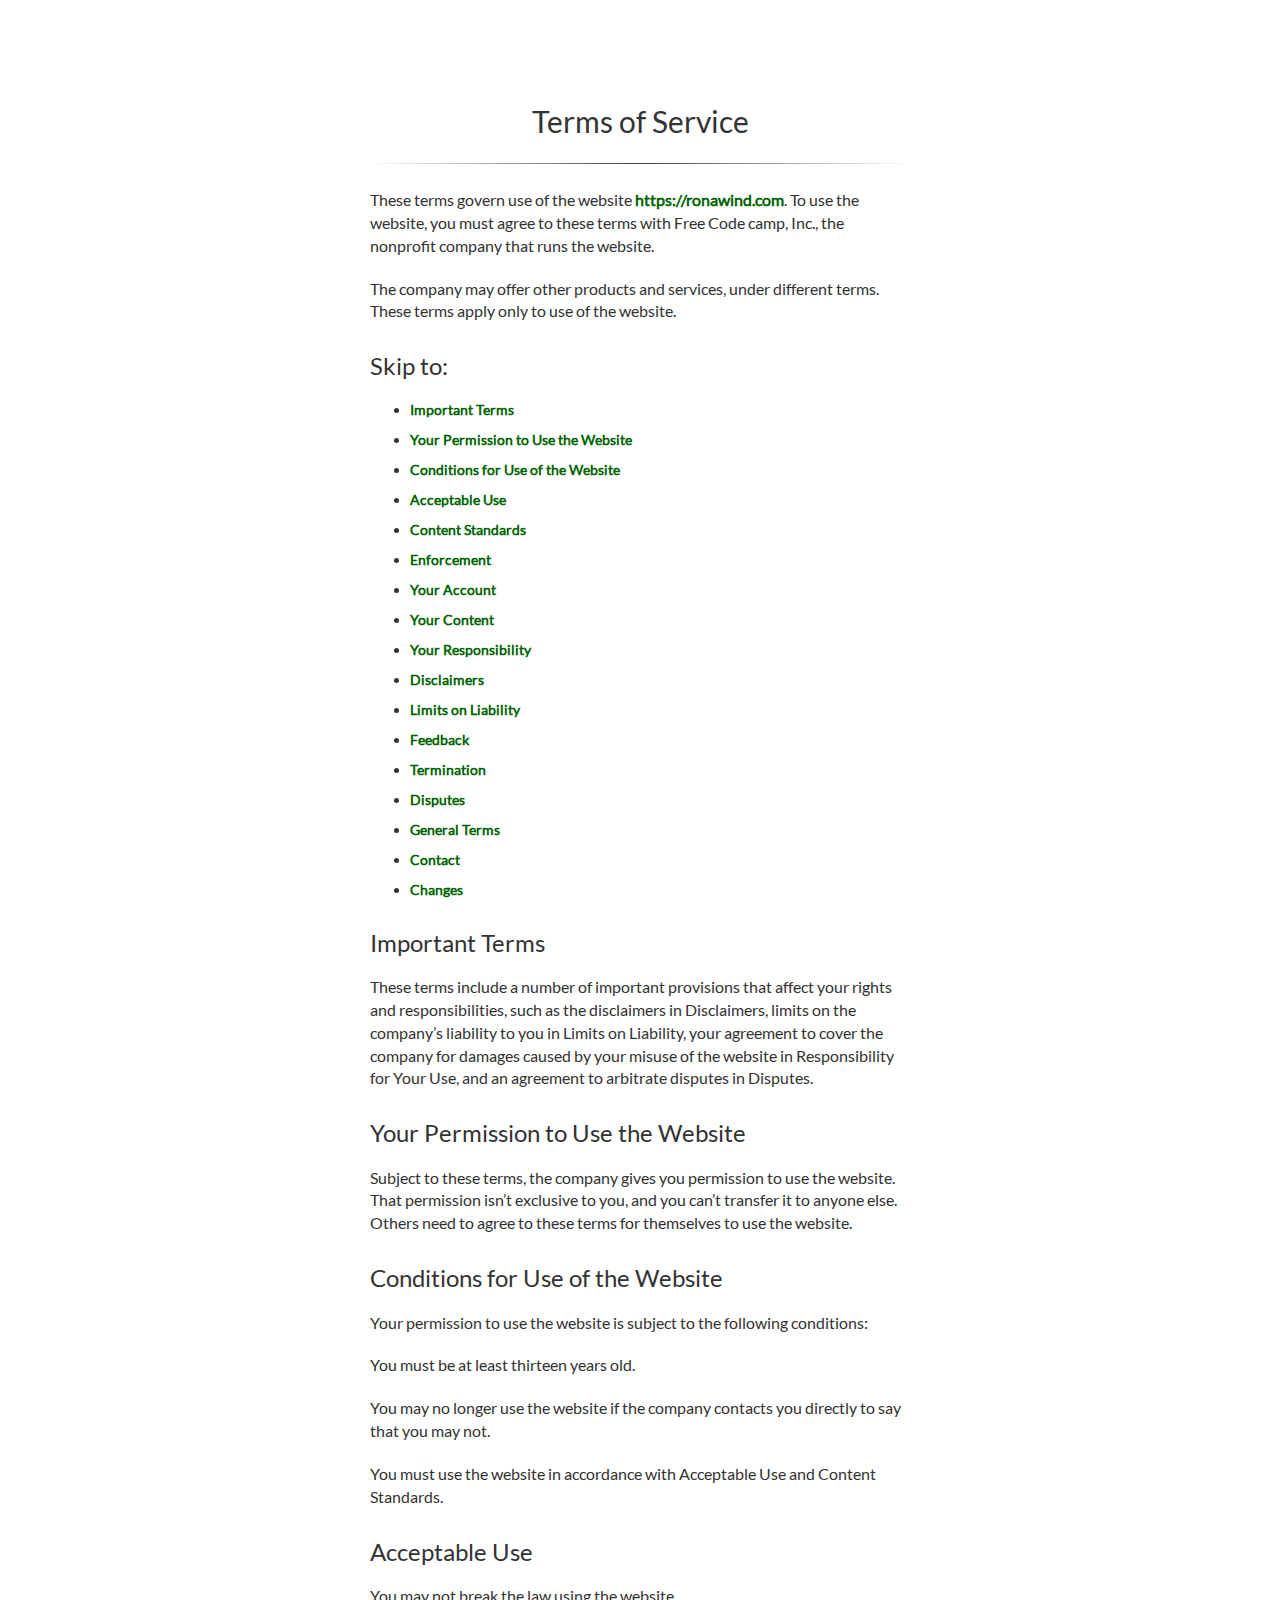
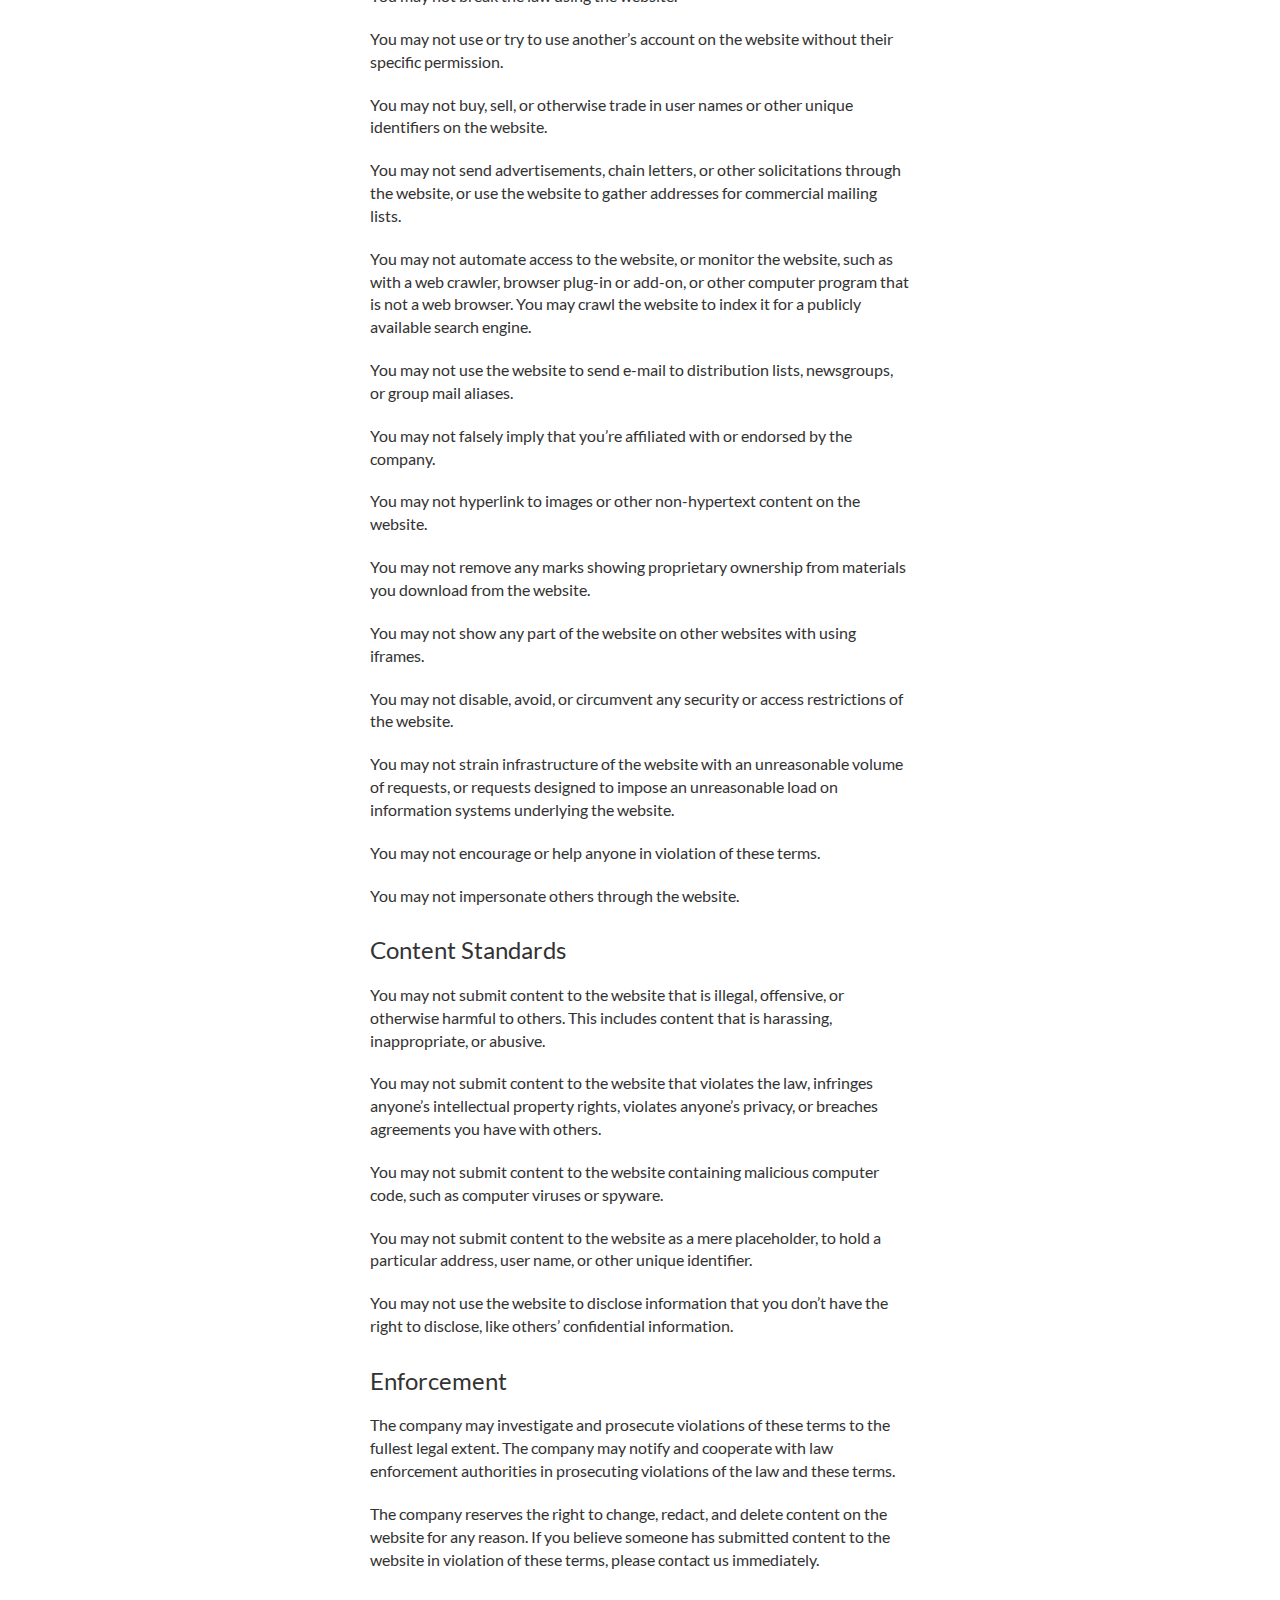
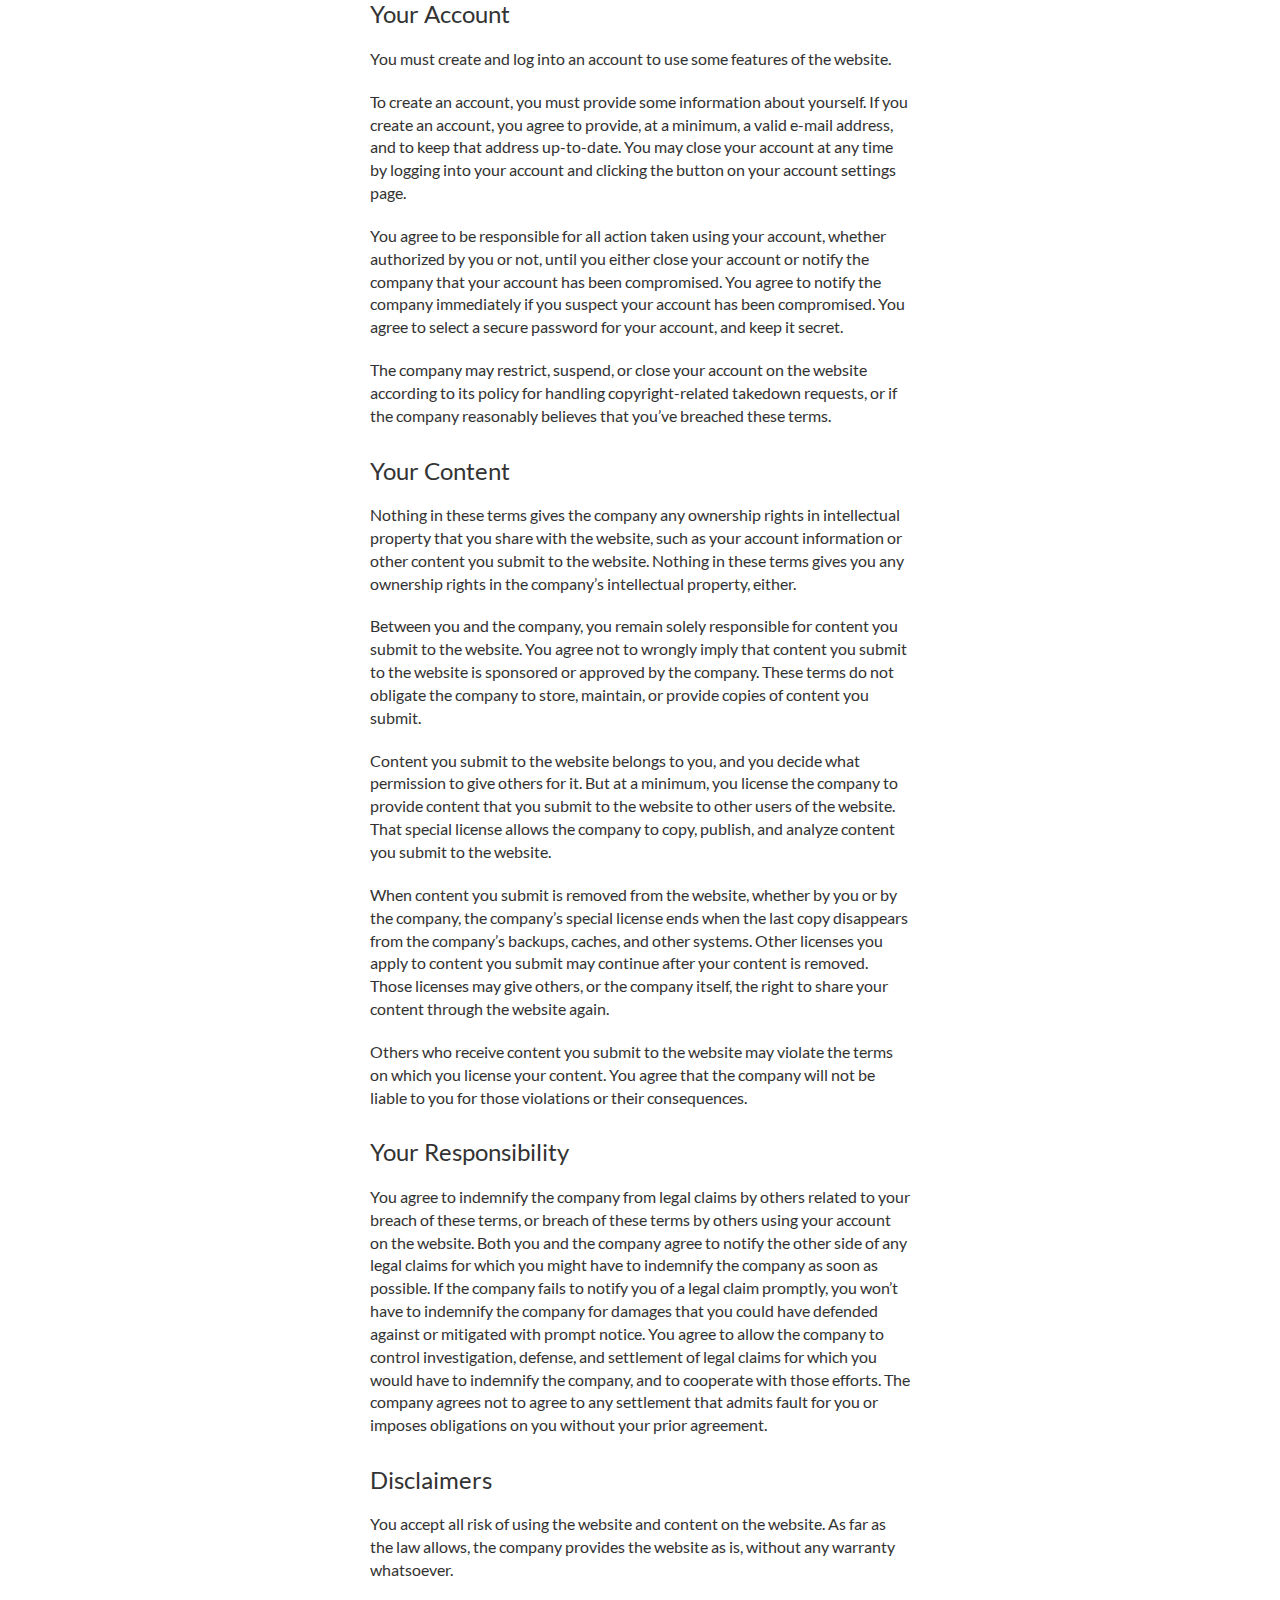
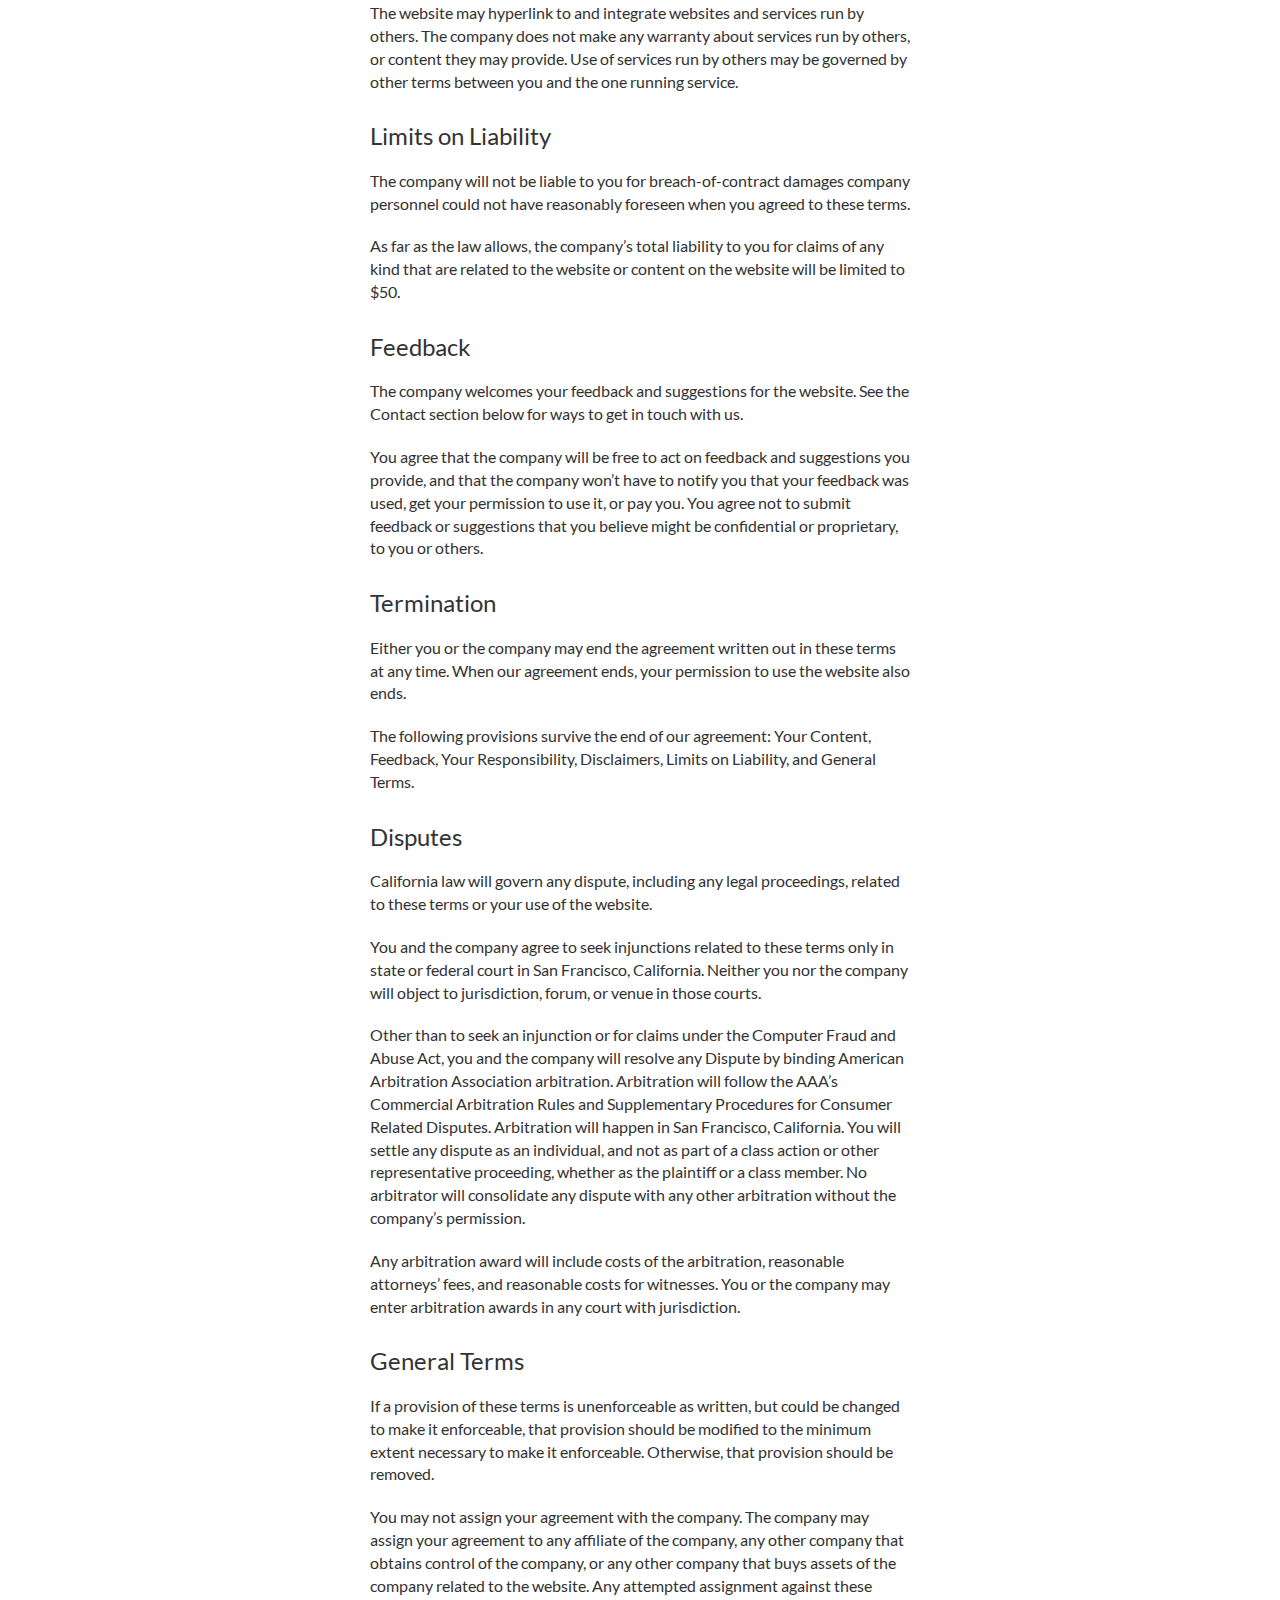
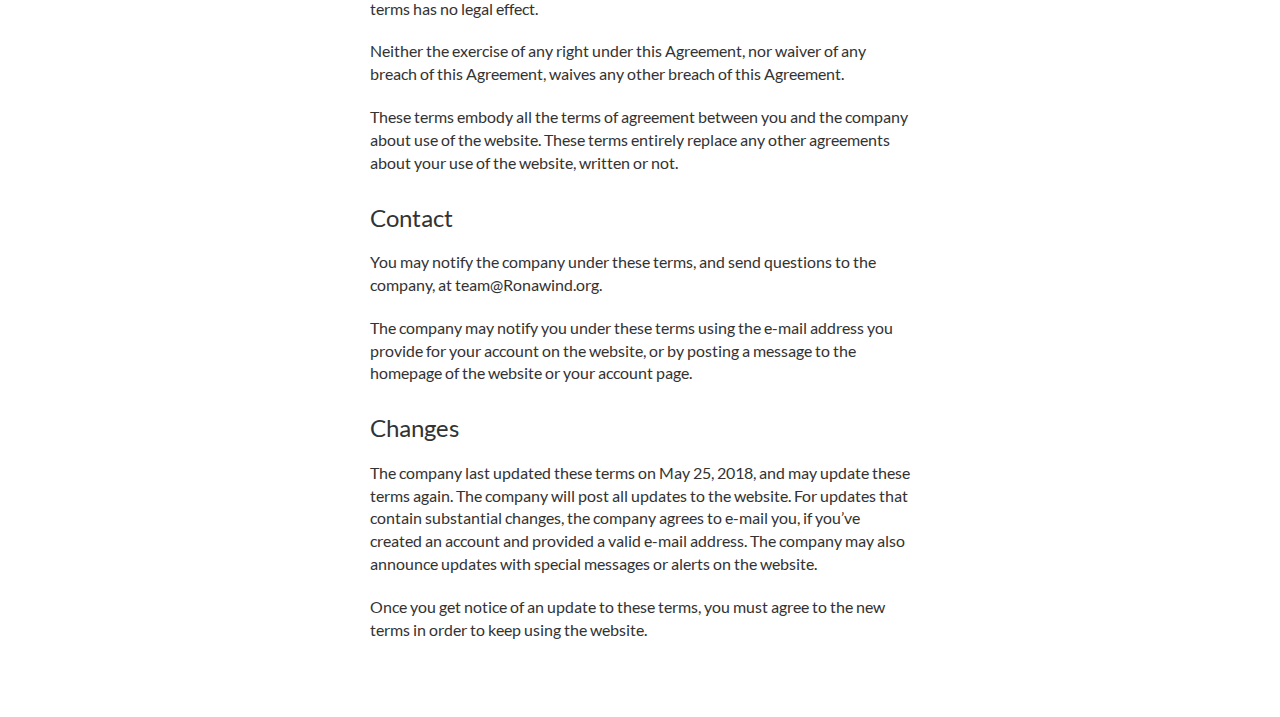
<file: tos/index.html>
<!DOCTYPE html>

<html lang="en">
<head>
  <meta charset="utf-8">
  <meta content="IE=edge" http-equiv="X-UA-Compatible">
  <meta content="width=device-width, initial-scale=1.0" name="viewport">
  <meta content="X5tHeKjV-jMLyp4VMoUhW9PAYaOjtPslV250" name="csrf-token">
  <title>Terms of Service</title>
  <link href="https://ronawind.com" rel="canonical">
  <meta charset="utf-8">
  <meta content="IE=edge" http-equiv="X-UA-Compatible">
  <meta content="width=device-width, initial-scale=1.0" name="viewport">
  <meta content="X5tHeKjV-jMLyp4VMoUhW9PAYaOjtPslV250" name="csrf-token">
  <meta content=
  "learn to code, learn to program, learn programming, learn javascript, learn coding, code, coding, programming, software engineer, software developer, mean stack, web development, development, engineering, learn node.js, learn angular.js, learn express.js, learn mongoDB, coding bootcamp, javascript, open source"
  name="keywords">
  <meta content="Learn to code and help nonprofits" property="og:title">
  <meta content="Ronawind" property="og:site_name">
  <meta content="on" name="twitter:widgets:csp">
  <meta content="d0bc047a482c03c24f1168004c2a216a" name="p:domain_verify">
  <meta content="https://ronawind.com" property="og:url">
  <meta content=
  "Learn to code and build projects for nonprofits. Build your full stack web development portfolio today."
  property="og:description">
  <meta content=
  "https://s3.amazonaws.com/Ronawind/Ronawind-square-logo-large.jpg" property=
  "og:image">
  <meta content="article" property="og:type">
  <meta content="https://www.facebook.com/Ronawind" property=
  "article:publisher">
  <meta content="Responsive" property="article:section">
  <link href="https://plus.google.com/+Ronawind" rel="publisher">
  <link href="https://plus.google.com/+Ronawind" rel="author">
  <meta content=
  "Learn to code and build projects for nonprofits. Build your full stack web development portfolio today."
  name="description">
  <meta content="@Ronawind" name="twitter:creator">
  <meta content="https://ronawind.com" name="twitter:url">
  <meta content="@Ronawind" name="twitter:site">
  <meta content="summary_large_image" name="twitter:card">
  <meta content=
  "https://s3.amazonaws.com/Ronawind/Ronawind-square-logo-large.jpg" name=
  "twitter:image:src">
  <meta content="Learn to code and help nonprofits" name="twitter:title">
  <meta content=
  "We're an open source community of busy people who learn to code and build projects for nonprofits. Build your full stack web development portfolio today."
  name="twitter:description">
  <meta content="a40ee5d5dba3bb091ad783ebd2b1383f" name="p:domain_verify">
  <meta content="#FFFFFF" name="msapplication-TileColor">
  <meta content="/" name="msapplication-TileImage">
  <link href=
  "https://s3.amazonaws.com/Ronawind/favicons/android-chrome-144x144.png"
  rel="android-chrome" sizes="144x144">
  <link href=
  "https://s3.amazonaws.com/Ronawind/favicons/android-chrome-192x192.png"
  rel="android-chrome" sizes="192x192">
  <link href=
  "https://s3.amazonaws.com/Ronawind/favicons/android-chrome-36x36.png"
  rel="android-chrome" sizes="36x36">
  <link href=
  "https://s3.amazonaws.com/Ronawind/favicons/android-chrome-48x48.png"
  rel="android-chrome" sizes="48x48">
  <link href=
  "https://s3.amazonaws.com/Ronawind/favicons/android-chrome-72x72.png"
  rel="android-chrome" sizes="72x72">
  <link href=
  "https://s3.amazonaws.com/Ronawind/favicons/android-chrome-96x96.png"
  rel="android-chrome" sizes="96x96">
  <link href=
  "https://s3.amazonaws.com/Ronawind/favicons/android-chrome-manifest.json"
  rel="android-chrome-manifest">
  <link href=
  "https://s3.amazonaws.com/Ronawind/favicons/apple-touch-icon-114x114.png"
  rel="apple-touch-icon" sizes="114x114">
  <link href=
  "https://s3.amazonaws.com/Ronawind/favicons/apple-touch-icon-120x120.png"
  rel="apple-touch-icon" sizes="120x120">
  <link href=
  "https://s3.amazonaws.com/Ronawind/favicons/apple-touch-icon-144x144.png"
  rel="apple-touch-icon" sizes="144x144">
  <link href=
  "https://s3.amazonaws.com/Ronawind/favicons/apple-touch-icon-152x152.png"
  rel="apple-touch-icon" sizes="152x152">
  <link href=
  "https://s3.amazonaws.com/Ronawind/favicons/apple-touch-icon-180x180.png"
  rel="apple-touch-icon" sizes="180x180">
  <link href=
  "https://s3.amazonaws.com/Ronawind/favicons/apple-touch-icon-57x57.png"
  rel="apple-touch-icon" sizes="57x57">
  <link href=
  "https://s3.amazonaws.com/Ronawind/favicons/apple-touch-icon-60x60.png"
  rel="apple-touch-icon" sizes="60x60">
  <link href=
  "https://s3.amazonaws.com/Ronawind/favicons/apple-touch-icon-72x72.png"
  rel="apple-touch-icon" sizes="72x72">
  <link href=
  "https://s3.amazonaws.com/Ronawind/favicons/apple-touch-icon-76x76.png"
  rel="apple-touch-icon" sizes="76x76">
  <link href=
  "https://s3.amazonaws.com/Ronawind/favicons/apple-touch-icon-precomposed.png"
  rel="apple-touch-icon-precomposed">
  <link href=
  "https://s3.amazonaws.com/Ronawind/favicons/apple-touch-icon.png" rel=
  "apple-touch-icon">
  <link href="https://s3.amazonaws.com/Ronawind/favicons/favicon-16x16.png"
  rel="favicon" sizes="16x16">
  <link href="https://s3.amazonaws.com/Ronawind/favicons/favicon-32x32.png"
  rel="favicon" sizes="32x32">
  <link href="https://s3.amazonaws.com/Ronawind/favicons/favicon-96x96.png"
  rel="favicon" sizes="96x96">
  <link href=
  "https://s3.amazonaws.com/Ronawind/favicons/mstile-144x144.png" rel=
  "mstile" sizes="144x144">
  <link href=
  "https://s3.amazonaws.com/Ronawind/favicons/mstile-150x150.png" rel=
  "mstile" sizes="150x150">
  <link href=
  "https://s3.amazonaws.com/Ronawind/favicons/mstile-310x310.png" rel=
  "mstile" sizes="310x310">
  <link href=
  "https://s3.amazonaws.com/Ronawind/favicons/mstile-310x150.png" rel=
  "mstile" sizes="310x150">
  <link href="https://s3.amazonaws.com/Ronawind/favicons/mstile-70x70.png"
  rel="mstile" sizes="70x70">
  <link href="https://s3.amazonaws.com/Ronawind/favicons/favicon.ico" rel=
  "favicon">
  <link href="//s3.amazonaws.com/Ronawind/favicons/favicon.ico" rel=
  "shortcut icon">
  <link href="style.css" rel="stylesheet">
</head>

<body class="top-and-bottom-margins">
  <script>
    (function(i, s, o, g, r, a, m) {
      i['GoogleAnalyticsObject'] = r;
      i[r] = i[r] || function() {
        (i[r].q = i[r].q || []).push(arguments)
      }, i[r].l = 1 * new Date();
      a = s.createElement(o),
        m = s.getElementsByTagName(o)[0];
      a.async = 1;
      a.src = g;
      m.parentNode.insertBefore(a, m)
    })(window, document, 'script', '//www.google-analytics.com/analytics.js', 'ga');
    ga('create', 'UA-55446531-1', 'auto');
    ga('require', 'displayfeatures');
    ga('send', 'pageview');
  </script> <!-- Leave the below lines alone!-->





        </li>
      </ul>
    </div>
  </nav>
  <div class="container">
    <div class="col-xs-12 col-sm-8 col-sm-offset-2 col-md-6 col-md-offset-3">
      <h2 class='text-center'>Terms of Service</h2>
      <hr>
      <p>These terms govern use of the website <a href="https://www.Games.org">https://ronawind.com</a>. To use the website, you must agree to these terms with Free Code camp, Inc., the nonprofit company that runs the website.</p>
      <p>The company may offer other products and services, under different terms. These terms apply only to use of the website.</p>
      <h3>Skip to:</h3>
      <ul>
      <li><a href="#important-terms">Important Terms</a></li>
      <li><a href="#permission">Your Permission to Use the Website</a></li>
      <li><a href="#conditions">Conditions for Use of the Website</a></li>
      <li><a href="#acceptable-use">Acceptable Use</a></li>
      <li><a href="#content-standards">Content Standards</a></li>
      <li><a href="#enforcement">Enforcement</a></li>
      <li><a href="#your-account">Your Account</a></li>
      <li><a href="#your-content">Your Content</a></li>
      <li><a href="#your-responsibility">Your Responsibility</a></li>
      <li><a href="#disclaimers">Disclaimers</a></li>
      <li><a href="#limits-on-liability">Limits on Liability</a></li>
      <li><a href="#feedback">Feedback</a></li>
      <li><a href="#termination">Termination</a></li>
      <li><a href="#disputes">Disputes</a></li>
      <li><a href="#general-terms">General Terms</a></li>
      <li><a href="#contact">Contact</a></li>
      <li><a href="#changes">Changes</a></li>
      </ul>
      <h3 id="important-terms">Important Terms</h3>
      <p>These terms include a number of important provisions that affect your rights and responsibilities, such as the disclaimers in Disclaimers, limits on the company’s liability to you in Limits on Liability, your agreement to cover the company for damages caused by your misuse of the website in Responsibility for Your Use, and an agreement to arbitrate disputes in Disputes.</p>
      <h3 id="permission">Your Permission to Use the Website</h3>
      <p>Subject to these terms, the company gives you permission to use the website. That permission isn’t exclusive to you, and you can’t transfer it to anyone else. Others need to agree to these terms for themselves to use the website.</p>
      <h3 id="conditions">Conditions for Use of the Website</h3>
      <p>Your permission to use the website is subject to the following conditions:</p>
      <p>You must be at least thirteen years old.</p>
      <p>You may no longer use the website if the company contacts you directly to say that you may not.</p>
      <p>You must use the website in accordance with Acceptable Use and Content Standards.</p>
      <h3 id="acceptable-use">Acceptable Use</h3>
      <p>You may not break the law using the website.</p>
      <p>You may not use or try to use another’s account on the website without their specific permission.</p>
      <p>You may not buy, sell, or otherwise trade in user names or other unique identifiers on the website.</p>
      <p>You may not send advertisements, chain letters, or other solicitations through the website, or use the website to gather addresses for commercial mailing lists.</p>
      <p>You may not automate access to the website, or monitor the website, such as with a web crawler, browser plug-in or add-on, or other computer program that is not a web browser. You may crawl the website to index it for a publicly available search engine.</p>
      <p>You may not use the website to send e-mail to distribution lists, newsgroups, or group mail aliases.</p>
      <p>You may not falsely imply that you’re affiliated with or endorsed by the company.</p>
      <p>You may not hyperlink to images or other non-hypertext content on the website.</p>
      <p>You may not remove any marks showing proprietary ownership from materials you download from the website.</p>
      <p>You may not show any part of the website on other websites with using iframes.
      <p>You may not disable, avoid, or circumvent any security or access restrictions of the website.</p>
      <p>You may not strain infrastructure of the website with an unreasonable volume of requests, or requests designed to impose an unreasonable load on information systems underlying the website.</p>
      <p>You may not encourage or help anyone in violation of these terms.</p>
      <p>You may not impersonate others through the website.</p>
      <h3 id="content-standards">Content Standards</h3>
      <p>You may not submit content to the website that is illegal, offensive, or otherwise harmful to others. This includes content that is harassing, inappropriate, or abusive.</p>
      <p>You may not submit content to the website that violates the law, infringes anyone’s intellectual property rights, violates anyone’s privacy, or breaches agreements you have with others.</p>
      <p>You may not submit content to the website containing malicious computer code, such as computer viruses or spyware.</p>
      <p>You may not submit content to the website as a mere placeholder, to hold a particular address, user name, or other unique identifier.</p>
      <p>You may not use the website to disclose information that you don’t have the right to disclose, like others’ confidential information.</p>
      <h3 id="enforcement">Enforcement</h3>
      <p>The company may investigate and prosecute violations of these terms to the fullest legal extent. The company may notify and cooperate with law enforcement authorities in prosecuting violations of the law and these terms.</p>
      <p>The company reserves the right to change, redact, and delete content on the website for any reason. If you believe someone has submitted content to the website in violation of these terms, please contact us immediately.</p>
      <h3 id="your-account">Your Account</h3>
      <p>You must create and log into an account to use some features of the website.</p>
      <p>To create an account, you must provide some information about yourself. If you create an account, you agree to provide, at a minimum, a valid e-mail address, and to keep that address up-to-date. You may close your account at any time by logging into your account and clicking the button on your account settings page.</p>
      <p>You agree to be responsible for all action taken using your account, whether authorized by you or not, until you either close your account or notify the company that your account has been compromised. You agree to notify the company immediately if you suspect your account has been compromised. You agree to select a secure password for your account, and keep it secret.</p>
      <p>The company may restrict, suspend, or close your account on the website according to its policy for handling copyright-related takedown requests, or if the company reasonably believes that you’ve breached these terms.</p>
      <h3 id="your-content">Your Content</h3>
      <p>Nothing in these terms gives the company any ownership rights in intellectual property that you share with the website, such as your account information or other content you submit to the website. Nothing in these terms gives you any ownership rights in the company’s intellectual property, either.</p>
      <p>Between you and the company, you remain solely responsible for content you submit to the website. You agree not to wrongly imply that content you submit to the website is sponsored or approved by the company. These terms do not obligate the company to store, maintain, or provide copies of content you submit.</p>
      <p>Content you submit to the website belongs to you, and you decide what permission to give others for it. But at a minimum, you license the company to provide content that you submit to the website to other users of the website. That special license allows the company to copy, publish, and analyze content you submit to the website.</p>
      <p>When content you submit is removed from the website, whether by you or by the company, the company’s special license ends when the last copy disappears from the company’s backups, caches, and other systems. Other licenses you apply to content you submit may continue after your content is removed. Those licenses may give others, or the company itself, the right to share your content through the website again.</p>
      <p>Others who receive content you submit to the website may violate the terms on which you license your content. You agree that the company will not be liable to you for those violations or their consequences.</p>
      <h3 id="your-responsibility">Your Responsibility</h3>
      <p>You agree to indemnify the company from legal claims by others related to your breach of these terms, or breach of these terms by others using your account on the website. Both you and the company agree to notify the other side of any legal claims for which you might have to indemnify the company as soon as possible. If the company fails to notify you of a legal claim promptly, you won’t have to indemnify the company for damages that you could have defended against or mitigated with prompt notice. You agree to allow the company to control investigation, defense, and settlement of legal claims for which you would have to indemnify the company, and to cooperate with those efforts. The company agrees not to agree to any settlement that admits fault for you or imposes obligations on you without your prior agreement.</p>
      <h3 id="disclaimers">Disclaimers</h3>
      <p>You accept all risk of using the website and content on the website. As far as the law allows, the company provides the website as is, without any warranty whatsoever.</p>
      <p>The website may hyperlink to and integrate websites and services run by others. The company does not make any warranty about services run by others, or content they may provide. Use of services run by others may be governed by other terms between you and the one running service.</p>
      <h3 id="limits-on-liability">Limits on Liability</h3>
      <p>The company will not be liable to you for breach-of-contract damages company personnel could not have reasonably foreseen when you agreed to these terms.</p>
      <p>As far as the law allows, the company’s total liability to you for claims of any kind that are related to the website or content on the website will be limited to $50.</p>
      <h3 id="feedback">Feedback</h3>
      <p>The company welcomes your feedback and suggestions for the website. See the Contact section below for ways to get in touch with us.</p>
      <p>You agree that the company will be free to act on feedback and suggestions you provide, and that the company won’t have to notify you that your feedback was used, get your permission to use it, or pay you. You agree not to submit feedback or suggestions that you believe might be confidential or proprietary, to you or others.</p>
      <h3 id="termination">Termination</h3>
      <p>Either you or the company may end the agreement written out in these terms at any time. When our agreement ends, your permission to use the website also ends.</p>
      <p>The following provisions survive the end of our agreement: Your Content, Feedback, Your Responsibility, Disclaimers, Limits on Liability, and General Terms.</p>
      <h3 id="disputes">Disputes</h3>
      <p>California law will govern any dispute, including any legal proceedings, related to these terms or your use of the website.</p>
      <p>You and the company agree to seek injunctions related to these terms only in state or federal court in San Francisco, California. Neither you nor the company will object to jurisdiction, forum, or venue in those courts.</p>
      <p>Other than to seek an injunction or for claims under the Computer Fraud and Abuse Act, you and the company will resolve any Dispute by binding American Arbitration Association arbitration. Arbitration will follow the AAA’s Commercial Arbitration Rules and Supplementary Procedures for Consumer Related Disputes. Arbitration will happen in San Francisco, California. You will settle any dispute as an individual, and not as part of a class action or other representative proceeding, whether as the plaintiff or a class member. No arbitrator will consolidate any dispute with any other arbitration without the company’s permission.</p>
      <p>Any arbitration award will include costs of the arbitration, reasonable attorneys’ fees, and reasonable costs for witnesses. You or the company may enter arbitration awards in any court with jurisdiction.</p>
      <h3 id="general-terms">General Terms</h3>
      <p>If a provision of these terms is unenforceable as written, but could be changed to make it enforceable, that provision should be modified to the minimum extent necessary to make it enforceable. Otherwise, that provision should be removed.</p>
      <p>You may not assign your agreement with the company. The company may assign your agreement to any affiliate of the company, any other company that obtains control of the company, or any other company that buys assets of the company related to the website. Any attempted assignment against these terms has no legal effect.</p>
      <p>Neither the exercise of any right under this Agreement, nor waiver of any breach of this Agreement, waives any other breach of this Agreement.</p>
      <p>These terms embody all the terms of agreement between you and the company about use of the website. These terms entirely replace any other agreements about your use of the website, written or not.</p>
      <h3 id="contact">Contact</h3>
      <p>You may notify the company under these terms, and send questions to the company, at team@Ronawind.org.</p>
      <p>The company may notify you under these terms using the e-mail address you provide for your account on the website, or by posting a message to the homepage of the website or your account page.</p>
      <h3 id="changes">Changes</h3>
      <p>The company last updated these terms on May 25, 2018, and may update these terms again. The company will post all updates to the website. For updates that contain substantial changes, the company agrees to e-mail you, if you’ve created an account and provided a valid e-mail address. The company may also announce updates with special messages or alerts on the website.</p>
      <p>Once you get notice of an update to these terms, you must agree to the new terms in order to keep using the website.</p>
    </div>
  </div>
</body>
</html>
</file>
<file: wp-content/cache/wmac/css/wmac_7d3cf4015eef87c0e035f113812310b4.css>
@charset "UTF-8";

@charset "UTF-8";.wp-block-archives-dropdown label{display:block}.wp-block-avatar.aligncenter{text-align:center}.wp-block-audio{margin:0 0 1em}.wp-block-audio figcaption{margin-top:.5em;margin-bottom:1em}.wp-block-audio audio{width:100%;min-width:300px}.wp-block-button__link{color:#fff;background-color:#32373c;border-radius:9999px;box-shadow:none;cursor:pointer;display:inline-block;font-size:1.125em;padding:calc(.667em + 2px) calc(1.333em + 2px);text-align:center;text-decoration:none;word-break:break-word;box-sizing:border-box}.wp-block-button__link:active,.wp-block-button__link:focus,.wp-block-button__link:hover,.wp-block-button__link:visited{color:#fff}.wp-block-button__link.aligncenter{text-align:center}.wp-block-button__link.alignright{text-align:right}.wp-block-buttons>.wp-block-button.has-custom-width{max-width:none}.wp-block-buttons>.wp-block-button.has-custom-width .wp-block-button__link{width:100%}.wp-block-buttons>.wp-block-button.has-custom-font-size .wp-block-button__link{font-size:inherit}.wp-block-buttons>.wp-block-button.wp-block-button__width-25{width:calc(25% - var(--wp--style--block-gap, .5em)*0.75)}.wp-block-buttons>.wp-block-button.wp-block-button__width-50{width:calc(50% - var(--wp--style--block-gap, .5em)*0.5)}.wp-block-buttons>.wp-block-button.wp-block-button__width-75{width:calc(75% - var(--wp--style--block-gap, .5em)*0.25)}.wp-block-buttons>.wp-block-button.wp-block-button__width-100{width:100%;flex-basis:100%}.wp-block-buttons.is-vertical>.wp-block-button.wp-block-button__width-25{width:25%}.wp-block-buttons.is-vertical>.wp-block-button.wp-block-button__width-50{width:50%}.wp-block-buttons.is-vertical>.wp-block-button.wp-block-button__width-75{width:75%}.wp-block-button.is-style-squared,.wp-block-button__link.wp-block-button.is-style-squared{border-radius:0}.wp-block-button.no-border-radius,.wp-block-button__link.no-border-radius{border-radius:0!important}.is-style-outline>:where(.wp-block-button__link),:where(.wp-block-button__link).is-style-outline{border:2px solid;padding:.667em 1.333em}.is-style-outline>.wp-block-button__link:not(.has-text-color),.wp-block-button__link.is-style-outline:not(.has-text-color){color:currentColor}.is-style-outline>.wp-block-button__link:not(.has-background),.wp-block-button__link.is-style-outline:not(.has-background){background-color:transparent}.wp-block-buttons.is-vertical{flex-direction:column}.wp-block-buttons.is-vertical>.wp-block-button:last-child{margin-bottom:0}.wp-block-buttons>.wp-block-button{display:inline-block;margin:0}.wp-block-buttons.is-content-justification-left{justify-content:flex-start}.wp-block-buttons.is-content-justification-left.is-vertical{align-items:flex-start}.wp-block-buttons.is-content-justification-center{justify-content:center}.wp-block-buttons.is-content-justification-center.is-vertical{align-items:center}.wp-block-buttons.is-content-justification-right{justify-content:flex-end}.wp-block-buttons.is-content-justification-right.is-vertical{align-items:flex-end}.wp-block-buttons.is-content-justification-space-between{justify-content:space-between}.wp-block-buttons.aligncenter{text-align:center}.wp-block-buttons:not(.is-content-justification-space-between,.is-content-justification-right,.is-content-justification-left,.is-content-justification-center) .wp-block-button.aligncenter{margin-left:auto;margin-right:auto;width:100%}.wp-block-button.aligncenter,.wp-block-calendar{text-align:center}.wp-block-calendar tbody td,.wp-block-calendar th{padding:.25em;border:1px solid #ddd}.wp-block-calendar tfoot td{border:none}.wp-block-calendar table{width:100%;border-collapse:collapse}.wp-block-calendar table th{font-weight:400;background:#ddd}.wp-block-calendar a{text-decoration:underline}.wp-block-calendar table caption,.wp-block-calendar table tbody{color:#40464d}.wp-block-categories.alignleft{margin-right:2em}.wp-block-categories.alignright{margin-left:2em}.wp-block-code code{display:block;font-family:inherit;overflow-wrap:break-word;white-space:pre-wrap}.wp-block-columns{display:flex;margin-bottom:1.75em;box-sizing:border-box;flex-wrap:wrap!important;align-items:normal!important}@media (min-width:782px){.wp-block-columns{flex-wrap:nowrap!important}}.wp-block-columns.are-vertically-aligned-top{align-items:flex-start}.wp-block-columns.are-vertically-aligned-center{align-items:center}.wp-block-columns.are-vertically-aligned-bottom{align-items:flex-end}@media (max-width:781px){.wp-block-columns:not(.is-not-stacked-on-mobile)>.wp-block-column{flex-basis:100%!important}}@media (min-width:782px){.wp-block-columns:not(.is-not-stacked-on-mobile)>.wp-block-column{flex-basis:0;flex-grow:1}.wp-block-columns:not(.is-not-stacked-on-mobile)>.wp-block-column[style*=flex-basis]{flex-grow:0}}.wp-block-columns.is-not-stacked-on-mobile{flex-wrap:nowrap!important}.wp-block-columns.is-not-stacked-on-mobile>.wp-block-column{flex-basis:0;flex-grow:1}.wp-block-columns.is-not-stacked-on-mobile>.wp-block-column[style*=flex-basis]{flex-grow:0}:where(.wp-block-columns.has-background){padding:1.25em 2.375em}.wp-block-column{flex-grow:1;min-width:0;word-break:break-word;overflow-wrap:break-word}.wp-block-column.is-vertically-aligned-top{align-self:flex-start}.wp-block-column.is-vertically-aligned-center{align-self:center}.wp-block-column.is-vertically-aligned-bottom{align-self:flex-end}.wp-block-column.is-vertically-aligned-bottom,.wp-block-column.is-vertically-aligned-center,.wp-block-column.is-vertically-aligned-top{width:100%}.wp-block-comments-pagination>.wp-block-comments-pagination-next,.wp-block-comments-pagination>.wp-block-comments-pagination-numbers,.wp-block-comments-pagination>.wp-block-comments-pagination-previous{margin-right:.5em;margin-bottom:.5em}.wp-block-comments-pagination>.wp-block-comments-pagination-next:last-child,.wp-block-comments-pagination>.wp-block-comments-pagination-numbers:last-child,.wp-block-comments-pagination>.wp-block-comments-pagination-previous:last-child{margin-right:0}.wp-block-comments-pagination .wp-block-comments-pagination-previous-arrow{margin-right:1ch;display:inline-block}.wp-block-comments-pagination .wp-block-comments-pagination-previous-arrow:not(.is-arrow-chevron){transform:scaleX(1)}.wp-block-comments-pagination .wp-block-comments-pagination-next-arrow{margin-left:1ch;display:inline-block}.wp-block-comments-pagination .wp-block-comments-pagination-next-arrow:not(.is-arrow-chevron){transform:scaleX(1)}.wp-block-comments-pagination.aligncenter{justify-content:center}.wp-block-comment-template{margin-bottom:0;max-width:100%;list-style:none;padding:0}.wp-block-comment-template li{clear:both}.wp-block-comment-template ol{margin-bottom:0;max-width:100%;list-style:none;padding-left:2rem}.wp-block-cover,.wp-block-cover-image{position:relative;background-size:cover;background-position:50%;min-height:430px;width:100%;display:flex;justify-content:center;align-items:center;padding:1em;box-sizing:border-box}.wp-block-cover-image.has-parallax,.wp-block-cover.has-parallax{background-attachment:fixed}@supports (-webkit-touch-callout:inherit){.wp-block-cover-image.has-parallax,.wp-block-cover.has-parallax{background-attachment:scroll}}@media (prefers-reduced-motion:reduce){.wp-block-cover-image.has-parallax,.wp-block-cover.has-parallax{background-attachment:scroll}}.wp-block-cover-image.is-repeated,.wp-block-cover.is-repeated{background-repeat:repeat;background-size:auto}.wp-block-cover-image.has-background-dim:not([class*=-background-color]),.wp-block-cover-image .has-background-dim:not([class*=-background-color]),.wp-block-cover.has-background-dim:not([class*=-background-color]),.wp-block-cover .has-background-dim:not([class*=-background-color]){background-color:#000}.wp-block-cover-image .has-background-dim.has-background-gradient,.wp-block-cover .has-background-dim.has-background-gradient{background-color:transparent}.wp-block-cover-image.has-background-dim:before,.wp-block-cover.has-background-dim:before{content:"";background-color:inherit}.wp-block-cover-image.has-background-dim:not(.has-background-gradient):before,.wp-block-cover-image .wp-block-cover__background,.wp-block-cover-image .wp-block-cover__gradient-background,.wp-block-cover.has-background-dim:not(.has-background-gradient):before,.wp-block-cover .wp-block-cover__background,.wp-block-cover .wp-block-cover__gradient-background{position:absolute;top:0;left:0;bottom:0;right:0;z-index:1;opacity:.5}.wp-block-cover-image.has-background-dim.has-background-dim-10 .wp-block-cover__background,.wp-block-cover-image.has-background-dim.has-background-dim-10 .wp-block-cover__gradient-background,.wp-block-cover-image.has-background-dim.has-background-dim-10:not(.has-background-gradient):before,.wp-block-cover.has-background-dim.has-background-dim-10 .wp-block-cover__background,.wp-block-cover.has-background-dim.has-background-dim-10 .wp-block-cover__gradient-background,.wp-block-cover.has-background-dim.has-background-dim-10:not(.has-background-gradient):before{opacity:.1}.wp-block-cover-image.has-background-dim.has-background-dim-20 .wp-block-cover__background,.wp-block-cover-image.has-background-dim.has-background-dim-20 .wp-block-cover__gradient-background,.wp-block-cover-image.has-background-dim.has-background-dim-20:not(.has-background-gradient):before,.wp-block-cover.has-background-dim.has-background-dim-20 .wp-block-cover__background,.wp-block-cover.has-background-dim.has-background-dim-20 .wp-block-cover__gradient-background,.wp-block-cover.has-background-dim.has-background-dim-20:not(.has-background-gradient):before{opacity:.2}.wp-block-cover-image.has-background-dim.has-background-dim-30 .wp-block-cover__background,.wp-block-cover-image.has-background-dim.has-background-dim-30 .wp-block-cover__gradient-background,.wp-block-cover-image.has-background-dim.has-background-dim-30:not(.has-background-gradient):before,.wp-block-cover.has-background-dim.has-background-dim-30 .wp-block-cover__background,.wp-block-cover.has-background-dim.has-background-dim-30 .wp-block-cover__gradient-background,.wp-block-cover.has-background-dim.has-background-dim-30:not(.has-background-gradient):before{opacity:.3}.wp-block-cover-image.has-background-dim.has-background-dim-40 .wp-block-cover__background,.wp-block-cover-image.has-background-dim.has-background-dim-40 .wp-block-cover__gradient-background,.wp-block-cover-image.has-background-dim.has-background-dim-40:not(.has-background-gradient):before,.wp-block-cover.has-background-dim.has-background-dim-40 .wp-block-cover__background,.wp-block-cover.has-background-dim.has-background-dim-40 .wp-block-cover__gradient-background,.wp-block-cover.has-background-dim.has-background-dim-40:not(.has-background-gradient):before{opacity:.4}.wp-block-cover-image.has-background-dim.has-background-dim-50 .wp-block-cover__background,.wp-block-cover-image.has-background-dim.has-background-dim-50 .wp-block-cover__gradient-background,.wp-block-cover-image.has-background-dim.has-background-dim-50:not(.has-background-gradient):before,.wp-block-cover.has-background-dim.has-background-dim-50 .wp-block-cover__background,.wp-block-cover.has-background-dim.has-background-dim-50 .wp-block-cover__gradient-background,.wp-block-cover.has-background-dim.has-background-dim-50:not(.has-background-gradient):before{opacity:.5}.wp-block-cover-image.has-background-dim.has-background-dim-60 .wp-block-cover__background,.wp-block-cover-image.has-background-dim.has-background-dim-60 .wp-block-cover__gradient-background,.wp-block-cover-image.has-background-dim.has-background-dim-60:not(.has-background-gradient):before,.wp-block-cover.has-background-dim.has-background-dim-60 .wp-block-cover__background,.wp-block-cover.has-background-dim.has-background-dim-60 .wp-block-cover__gradient-background,.wp-block-cover.has-background-dim.has-background-dim-60:not(.has-background-gradient):before{opacity:.6}.wp-block-cover-image.has-background-dim.has-background-dim-70 .wp-block-cover__background,.wp-block-cover-image.has-background-dim.has-background-dim-70 .wp-block-cover__gradient-background,.wp-block-cover-image.has-background-dim.has-background-dim-70:not(.has-background-gradient):before,.wp-block-cover.has-background-dim.has-background-dim-70 .wp-block-cover__background,.wp-block-cover.has-background-dim.has-background-dim-70 .wp-block-cover__gradient-background,.wp-block-cover.has-background-dim.has-background-dim-70:not(.has-background-gradient):before{opacity:.7}.wp-block-cover-image.has-background-dim.has-background-dim-80 .wp-block-cover__background,.wp-block-cover-image.has-background-dim.has-background-dim-80 .wp-block-cover__gradient-background,.wp-block-cover-image.has-background-dim.has-background-dim-80:not(.has-background-gradient):before,.wp-block-cover.has-background-dim.has-background-dim-80 .wp-block-cover__background,.wp-block-cover.has-background-dim.has-background-dim-80 .wp-block-cover__gradient-background,.wp-block-cover.has-background-dim.has-background-dim-80:not(.has-background-gradient):before{opacity:.8}.wp-block-cover-image.has-background-dim.has-background-dim-90 .wp-block-cover__background,.wp-block-cover-image.has-background-dim.has-background-dim-90 .wp-block-cover__gradient-background,.wp-block-cover-image.has-background-dim.has-background-dim-90:not(.has-background-gradient):before,.wp-block-cover.has-background-dim.has-background-dim-90 .wp-block-cover__background,.wp-block-cover.has-background-dim.has-background-dim-90 .wp-block-cover__gradient-background,.wp-block-cover.has-background-dim.has-background-dim-90:not(.has-background-gradient):before{opacity:.9}.wp-block-cover-image.has-background-dim.has-background-dim-100 .wp-block-cover__background,.wp-block-cover-image.has-background-dim.has-background-dim-100 .wp-block-cover__gradient-background,.wp-block-cover-image.has-background-dim.has-background-dim-100:not(.has-background-gradient):before,.wp-block-cover.has-background-dim.has-background-dim-100 .wp-block-cover__background,.wp-block-cover.has-background-dim.has-background-dim-100 .wp-block-cover__gradient-background,.wp-block-cover.has-background-dim.has-background-dim-100:not(.has-background-gradient):before{opacity:1}.wp-block-cover-image .wp-block-cover__background.has-background-dim.has-background-dim-0,.wp-block-cover-image .wp-block-cover__gradient-background.has-background-dim.has-background-dim-0,.wp-block-cover .wp-block-cover__background.has-background-dim.has-background-dim-0,.wp-block-cover .wp-block-cover__gradient-background.has-background-dim.has-background-dim-0{opacity:0}.wp-block-cover-image .wp-block-cover__background.has-background-dim.has-background-dim-10,.wp-block-cover-image .wp-block-cover__gradient-background.has-background-dim.has-background-dim-10,.wp-block-cover .wp-block-cover__background.has-background-dim.has-background-dim-10,.wp-block-cover .wp-block-cover__gradient-background.has-background-dim.has-background-dim-10{opacity:.1}.wp-block-cover-image .wp-block-cover__background.has-background-dim.has-background-dim-20,.wp-block-cover-image .wp-block-cover__gradient-background.has-background-dim.has-background-dim-20,.wp-block-cover .wp-block-cover__background.has-background-dim.has-background-dim-20,.wp-block-cover .wp-block-cover__gradient-background.has-background-dim.has-background-dim-20{opacity:.2}.wp-block-cover-image .wp-block-cover__background.has-background-dim.has-background-dim-30,.wp-block-cover-image .wp-block-cover__gradient-background.has-background-dim.has-background-dim-30,.wp-block-cover .wp-block-cover__background.has-background-dim.has-background-dim-30,.wp-block-cover .wp-block-cover__gradient-background.has-background-dim.has-background-dim-30{opacity:.3}.wp-block-cover-image .wp-block-cover__background.has-background-dim.has-background-dim-40,.wp-block-cover-image .wp-block-cover__gradient-background.has-background-dim.has-background-dim-40,.wp-block-cover .wp-block-cover__background.has-background-dim.has-background-dim-40,.wp-block-cover .wp-block-cover__gradient-background.has-background-dim.has-background-dim-40{opacity:.4}.wp-block-cover-image .wp-block-cover__background.has-background-dim.has-background-dim-50,.wp-block-cover-image .wp-block-cover__gradient-background.has-background-dim.has-background-dim-50,.wp-block-cover .wp-block-cover__background.has-background-dim.has-background-dim-50,.wp-block-cover .wp-block-cover__gradient-background.has-background-dim.has-background-dim-50{opacity:.5}.wp-block-cover-image .wp-block-cover__background.has-background-dim.has-background-dim-60,.wp-block-cover-image .wp-block-cover__gradient-background.has-background-dim.has-background-dim-60,.wp-block-cover .wp-block-cover__background.has-background-dim.has-background-dim-60,.wp-block-cover .wp-block-cover__gradient-background.has-background-dim.has-background-dim-60{opacity:.6}.wp-block-cover-image .wp-block-cover__background.has-background-dim.has-background-dim-70,.wp-block-cover-image .wp-block-cover__gradient-background.has-background-dim.has-background-dim-70,.wp-block-cover .wp-block-cover__background.has-background-dim.has-background-dim-70,.wp-block-cover .wp-block-cover__gradient-background.has-background-dim.has-background-dim-70{opacity:.7}.wp-block-cover-image .wp-block-cover__background.has-background-dim.has-background-dim-80,.wp-block-cover-image .wp-block-cover__gradient-background.has-background-dim.has-background-dim-80,.wp-block-cover .wp-block-cover__background.has-background-dim.has-background-dim-80,.wp-block-cover .wp-block-cover__gradient-background.has-background-dim.has-background-dim-80{opacity:.8}.wp-block-cover-image .wp-block-cover__background.has-background-dim.has-background-dim-90,.wp-block-cover-image .wp-block-cover__gradient-background.has-background-dim.has-background-dim-90,.wp-block-cover .wp-block-cover__background.has-background-dim.has-background-dim-90,.wp-block-cover .wp-block-cover__gradient-background.has-background-dim.has-background-dim-90{opacity:.9}.wp-block-cover-image .wp-block-cover__background.has-background-dim.has-background-dim-100,.wp-block-cover-image .wp-block-cover__gradient-background.has-background-dim.has-background-dim-100,.wp-block-cover .wp-block-cover__background.has-background-dim.has-background-dim-100,.wp-block-cover .wp-block-cover__gradient-background.has-background-dim.has-background-dim-100{opacity:1}.wp-block-cover-image .block-library-cover__padding-visualizer,.wp-block-cover .block-library-cover__padding-visualizer{z-index:2}.wp-block-cover-image.alignleft,.wp-block-cover-image.alignright,.wp-block-cover.alignleft,.wp-block-cover.alignright{max-width:420px;width:100%}.wp-block-cover-image:after,.wp-block-cover:after{display:block;content:"";font-size:0;min-height:inherit}@supports (position:sticky){.wp-block-cover-image:after,.wp-block-cover:after{content:none}}.wp-block-cover-image.aligncenter,.wp-block-cover-image.alignleft,.wp-block-cover-image.alignright,.wp-block-cover.aligncenter,.wp-block-cover.alignleft,.wp-block-cover.alignright{display:flex}.wp-block-cover-image .wp-block-cover__inner-container,.wp-block-cover .wp-block-cover__inner-container{width:100%;z-index:1;color:#fff}.wp-block-cover-image.is-light .wp-block-cover__inner-container,.wp-block-cover.is-light .wp-block-cover__inner-container{color:#000}.wp-block-cover-image h1:not(.has-text-color),.wp-block-cover-image h2:not(.has-text-color),.wp-block-cover-image h3:not(.has-text-color),.wp-block-cover-image h4:not(.has-text-color),.wp-block-cover-image h5:not(.has-text-color),.wp-block-cover-image h6:not(.has-text-color),.wp-block-cover-image p:not(.has-text-color),.wp-block-cover h1:not(.has-text-color),.wp-block-cover h2:not(.has-text-color),.wp-block-cover h3:not(.has-text-color),.wp-block-cover h4:not(.has-text-color),.wp-block-cover h5:not(.has-text-color),.wp-block-cover h6:not(.has-text-color),.wp-block-cover p:not(.has-text-color){color:inherit}.wp-block-cover-image.is-position-top-left,.wp-block-cover.is-position-top-left{align-items:flex-start;justify-content:flex-start}.wp-block-cover-image.is-position-top-center,.wp-block-cover.is-position-top-center{align-items:flex-start;justify-content:center}.wp-block-cover-image.is-position-top-right,.wp-block-cover.is-position-top-right{align-items:flex-start;justify-content:flex-end}.wp-block-cover-image.is-position-center-left,.wp-block-cover.is-position-center-left{align-items:center;justify-content:flex-start}.wp-block-cover-image.is-position-center-center,.wp-block-cover.is-position-center-center{align-items:center;justify-content:center}.wp-block-cover-image.is-position-center-right,.wp-block-cover.is-position-center-right{align-items:center;justify-content:flex-end}.wp-block-cover-image.is-position-bottom-left,.wp-block-cover.is-position-bottom-left{align-items:flex-end;justify-content:flex-start}.wp-block-cover-image.is-position-bottom-center,.wp-block-cover.is-position-bottom-center{align-items:flex-end;justify-content:center}.wp-block-cover-image.is-position-bottom-right,.wp-block-cover.is-position-bottom-right{align-items:flex-end;justify-content:flex-end}.wp-block-cover-image.has-custom-content-position.has-custom-content-position .wp-block-cover__inner-container,.wp-block-cover.has-custom-content-position.has-custom-content-position .wp-block-cover__inner-container{margin:0;width:auto}.wp-block-cover-image img.wp-block-cover__image-background,.wp-block-cover-image video.wp-block-cover__video-background,.wp-block-cover img.wp-block-cover__image-background,.wp-block-cover video.wp-block-cover__video-background{position:absolute;top:0;left:0;right:0;bottom:0;margin:0;padding:0;width:100%;height:100%;max-width:none;max-height:none;-o-object-fit:cover;object-fit:cover;outline:none;border:none;box-shadow:none}.wp-block-cover__image-background,.wp-block-cover__video-background{z-index:0}.wp-block-cover-image-text,.wp-block-cover-image-text a,.wp-block-cover-image-text a:active,.wp-block-cover-image-text a:focus,.wp-block-cover-image-text a:hover,.wp-block-cover-text,.wp-block-cover-text a,.wp-block-cover-text a:active,.wp-block-cover-text a:focus,.wp-block-cover-text a:hover,section.wp-block-cover-image h2,section.wp-block-cover-image h2 a,section.wp-block-cover-image h2 a:active,section.wp-block-cover-image h2 a:focus,section.wp-block-cover-image h2 a:hover{color:#fff}.wp-block-cover-image .wp-block-cover.has-left-content{justify-content:flex-start}.wp-block-cover-image .wp-block-cover.has-right-content{justify-content:flex-end}.wp-block-cover-image.has-left-content .wp-block-cover-image-text,.wp-block-cover.has-left-content .wp-block-cover-text,section.wp-block-cover-image.has-left-content>h2{margin-left:0;text-align:left}.wp-block-cover-image.has-right-content .wp-block-cover-image-text,.wp-block-cover.has-right-content .wp-block-cover-text,section.wp-block-cover-image.has-right-content>h2{margin-right:0;text-align:right}.wp-block-cover-image .wp-block-cover-image-text,.wp-block-cover .wp-block-cover-text,section.wp-block-cover-image>h2{font-size:2em;line-height:1.25;z-index:1;margin-bottom:0;max-width:840px;padding:.44em;text-align:center}.wp-block-embed.alignleft,.wp-block-embed.alignright,.wp-block[data-align=left]>[data-type="core/embed"],.wp-block[data-align=right]>[data-type="core/embed"]{max-width:360px;width:100%}.wp-block-embed.alignleft .wp-block-embed__wrapper,.wp-block-embed.alignright .wp-block-embed__wrapper,.wp-block[data-align=left]>[data-type="core/embed"] .wp-block-embed__wrapper,.wp-block[data-align=right]>[data-type="core/embed"] .wp-block-embed__wrapper{min-width:280px}.wp-block-cover .wp-block-embed{min-width:320px;min-height:240px}.wp-block-embed{margin:0 0 1em;overflow-wrap:break-word}.wp-block-embed figcaption{margin-top:.5em;margin-bottom:1em}.wp-block-embed iframe{max-width:100%}.wp-block-embed__wrapper{position:relative}.wp-embed-responsive .wp-has-aspect-ratio .wp-block-embed__wrapper:before{content:"";display:block;padding-top:50%}.wp-embed-responsive .wp-has-aspect-ratio iframe{position:absolute;top:0;right:0;bottom:0;left:0;height:100%;width:100%}.wp-embed-responsive .wp-embed-aspect-21-9 .wp-block-embed__wrapper:before{padding-top:42.85%}.wp-embed-responsive .wp-embed-aspect-18-9 .wp-block-embed__wrapper:before{padding-top:50%}.wp-embed-responsive .wp-embed-aspect-16-9 .wp-block-embed__wrapper:before{padding-top:56.25%}.wp-embed-responsive .wp-embed-aspect-4-3 .wp-block-embed__wrapper:before{padding-top:75%}.wp-embed-responsive .wp-embed-aspect-1-1 .wp-block-embed__wrapper:before{padding-top:100%}.wp-embed-responsive .wp-embed-aspect-9-16 .wp-block-embed__wrapper:before{padding-top:177.77%}.wp-embed-responsive .wp-embed-aspect-1-2 .wp-block-embed__wrapper:before{padding-top:200%}.wp-block-file{margin-bottom:1.5em}.wp-block-file.aligncenter{text-align:center}.wp-block-file.alignright{text-align:right}.wp-block-file .wp-block-file__embed{margin-bottom:1em}.wp-block-file .wp-block-file__button{background:#32373c;border-radius:2em;color:#fff;font-size:.8em;padding:.5em 1em}.wp-block-file a.wp-block-file__button{text-decoration:none}.wp-block-file a.wp-block-file__button:active,.wp-block-file a.wp-block-file__button:focus,.wp-block-file a.wp-block-file__button:hover,.wp-block-file a.wp-block-file__button:visited{box-shadow:none;color:#fff;opacity:.85;text-decoration:none}.wp-block-file *+.wp-block-file__button{margin-left:.75em}.blocks-gallery-grid:not(.has-nested-images),.wp-block-gallery:not(.has-nested-images){display:flex;flex-wrap:wrap;list-style-type:none;padding:0;margin:0}.blocks-gallery-grid:not(.has-nested-images) .blocks-gallery-image,.blocks-gallery-grid:not(.has-nested-images) .blocks-gallery-item,.wp-block-gallery:not(.has-nested-images) .blocks-gallery-image,.wp-block-gallery:not(.has-nested-images) .blocks-gallery-item{margin:0 1em 1em 0;display:flex;flex-grow:1;flex-direction:column;justify-content:center;position:relative;width:calc(50% - 1em)}.blocks-gallery-grid:not(.has-nested-images) .blocks-gallery-image:nth-of-type(2n),.blocks-gallery-grid:not(.has-nested-images) .blocks-gallery-item:nth-of-type(2n),.wp-block-gallery:not(.has-nested-images) .blocks-gallery-image:nth-of-type(2n),.wp-block-gallery:not(.has-nested-images) .blocks-gallery-item:nth-of-type(2n){margin-right:0}.blocks-gallery-grid:not(.has-nested-images) .blocks-gallery-image figure,.blocks-gallery-grid:not(.has-nested-images) .blocks-gallery-item figure,.wp-block-gallery:not(.has-nested-images) .blocks-gallery-image figure,.wp-block-gallery:not(.has-nested-images) .blocks-gallery-item figure{margin:0;height:100%;display:flex;align-items:flex-end;justify-content:flex-start}.blocks-gallery-grid:not(.has-nested-images) .blocks-gallery-image img,.blocks-gallery-grid:not(.has-nested-images) .blocks-gallery-item img,.wp-block-gallery:not(.has-nested-images) .blocks-gallery-image img,.wp-block-gallery:not(.has-nested-images) .blocks-gallery-item img{display:block;max-width:100%;height:auto;width:auto}.blocks-gallery-grid:not(.has-nested-images) .blocks-gallery-image figcaption,.blocks-gallery-grid:not(.has-nested-images) .blocks-gallery-item figcaption,.wp-block-gallery:not(.has-nested-images) .blocks-gallery-image figcaption,.wp-block-gallery:not(.has-nested-images) .blocks-gallery-item figcaption{position:absolute;bottom:0;width:100%;max-height:100%;overflow:auto;padding:3em .77em .7em;color:#fff;text-align:center;font-size:.8em;background:linear-gradient(0deg,rgba(0,0,0,.7),rgba(0,0,0,.3) 70%,transparent);box-sizing:border-box;margin:0;z-index:2}.blocks-gallery-grid:not(.has-nested-images) .blocks-gallery-image figcaption img,.blocks-gallery-grid:not(.has-nested-images) .blocks-gallery-item figcaption img,.wp-block-gallery:not(.has-nested-images) .blocks-gallery-image figcaption img,.wp-block-gallery:not(.has-nested-images) .blocks-gallery-item figcaption img{display:inline}.blocks-gallery-grid:not(.has-nested-images) figcaption,.wp-block-gallery:not(.has-nested-images) figcaption{flex-grow:1}.blocks-gallery-grid:not(.has-nested-images).is-cropped .blocks-gallery-image a,.blocks-gallery-grid:not(.has-nested-images).is-cropped .blocks-gallery-image img,.blocks-gallery-grid:not(.has-nested-images).is-cropped .blocks-gallery-item a,.blocks-gallery-grid:not(.has-nested-images).is-cropped .blocks-gallery-item img,.wp-block-gallery:not(.has-nested-images).is-cropped .blocks-gallery-image a,.wp-block-gallery:not(.has-nested-images).is-cropped .blocks-gallery-image img,.wp-block-gallery:not(.has-nested-images).is-cropped .blocks-gallery-item a,.wp-block-gallery:not(.has-nested-images).is-cropped .blocks-gallery-item img{width:100%;height:100%;flex:1;-o-object-fit:cover;object-fit:cover}.blocks-gallery-grid:not(.has-nested-images).columns-1 .blocks-gallery-image,.blocks-gallery-grid:not(.has-nested-images).columns-1 .blocks-gallery-item,.wp-block-gallery:not(.has-nested-images).columns-1 .blocks-gallery-image,.wp-block-gallery:not(.has-nested-images).columns-1 .blocks-gallery-item{width:100%;margin-right:0}@media (min-width:600px){.blocks-gallery-grid:not(.has-nested-images).columns-3 .blocks-gallery-image,.blocks-gallery-grid:not(.has-nested-images).columns-3 .blocks-gallery-item,.wp-block-gallery:not(.has-nested-images).columns-3 .blocks-gallery-image,.wp-block-gallery:not(.has-nested-images).columns-3 .blocks-gallery-item{width:calc(33.33333% - .66667em);margin-right:1em}.blocks-gallery-grid:not(.has-nested-images).columns-4 .blocks-gallery-image,.blocks-gallery-grid:not(.has-nested-images).columns-4 .blocks-gallery-item,.wp-block-gallery:not(.has-nested-images).columns-4 .blocks-gallery-image,.wp-block-gallery:not(.has-nested-images).columns-4 .blocks-gallery-item{width:calc(25% - .75em);margin-right:1em}.blocks-gallery-grid:not(.has-nested-images).columns-5 .blocks-gallery-image,.blocks-gallery-grid:not(.has-nested-images).columns-5 .blocks-gallery-item,.wp-block-gallery:not(.has-nested-images).columns-5 .blocks-gallery-image,.wp-block-gallery:not(.has-nested-images).columns-5 .blocks-gallery-item{width:calc(20% - .8em);margin-right:1em}.blocks-gallery-grid:not(.has-nested-images).columns-6 .blocks-gallery-image,.blocks-gallery-grid:not(.has-nested-images).columns-6 .blocks-gallery-item,.wp-block-gallery:not(.has-nested-images).columns-6 .blocks-gallery-image,.wp-block-gallery:not(.has-nested-images).columns-6 .blocks-gallery-item{width:calc(16.66667% - .83333em);margin-right:1em}.blocks-gallery-grid:not(.has-nested-images).columns-7 .blocks-gallery-image,.blocks-gallery-grid:not(.has-nested-images).columns-7 .blocks-gallery-item,.wp-block-gallery:not(.has-nested-images).columns-7 .blocks-gallery-image,.wp-block-gallery:not(.has-nested-images).columns-7 .blocks-gallery-item{width:calc(14.28571% - .85714em);margin-right:1em}.blocks-gallery-grid:not(.has-nested-images).columns-8 .blocks-gallery-image,.blocks-gallery-grid:not(.has-nested-images).columns-8 .blocks-gallery-item,.wp-block-gallery:not(.has-nested-images).columns-8 .blocks-gallery-image,.wp-block-gallery:not(.has-nested-images).columns-8 .blocks-gallery-item{width:calc(12.5% - .875em);margin-right:1em}.blocks-gallery-grid:not(.has-nested-images).columns-1 .blocks-gallery-image:nth-of-type(1n),.blocks-gallery-grid:not(.has-nested-images).columns-1 .blocks-gallery-item:nth-of-type(1n),.blocks-gallery-grid:not(.has-nested-images).columns-2 .blocks-gallery-image:nth-of-type(2n),.blocks-gallery-grid:not(.has-nested-images).columns-2 .blocks-gallery-item:nth-of-type(2n),.blocks-gallery-grid:not(.has-nested-images).columns-3 .blocks-gallery-image:nth-of-type(3n),.blocks-gallery-grid:not(.has-nested-images).columns-3 .blocks-gallery-item:nth-of-type(3n),.blocks-gallery-grid:not(.has-nested-images).columns-4 .blocks-gallery-image:nth-of-type(4n),.blocks-gallery-grid:not(.has-nested-images).columns-4 .blocks-gallery-item:nth-of-type(4n),.blocks-gallery-grid:not(.has-nested-images).columns-5 .blocks-gallery-image:nth-of-type(5n),.blocks-gallery-grid:not(.has-nested-images).columns-5 .blocks-gallery-item:nth-of-type(5n),.blocks-gallery-grid:not(.has-nested-images).columns-6 .blocks-gallery-image:nth-of-type(6n),.blocks-gallery-grid:not(.has-nested-images).columns-6 .blocks-gallery-item:nth-of-type(6n),.blocks-gallery-grid:not(.has-nested-images).columns-7 .blocks-gallery-image:nth-of-type(7n),.blocks-gallery-grid:not(.has-nested-images).columns-7 .blocks-gallery-item:nth-of-type(7n),.blocks-gallery-grid:not(.has-nested-images).columns-8 .blocks-gallery-image:nth-of-type(8n),.blocks-gallery-grid:not(.has-nested-images).columns-8 .blocks-gallery-item:nth-of-type(8n),.wp-block-gallery:not(.has-nested-images).columns-1 .blocks-gallery-image:nth-of-type(1n),.wp-block-gallery:not(.has-nested-images).columns-1 .blocks-gallery-item:nth-of-type(1n),.wp-block-gallery:not(.has-nested-images).columns-2 .blocks-gallery-image:nth-of-type(2n),.wp-block-gallery:not(.has-nested-images).columns-2 .blocks-gallery-item:nth-of-type(2n),.wp-block-gallery:not(.has-nested-images).columns-3 .blocks-gallery-image:nth-of-type(3n),.wp-block-gallery:not(.has-nested-images).columns-3 .blocks-gallery-item:nth-of-type(3n),.wp-block-gallery:not(.has-nested-images).columns-4 .blocks-gallery-image:nth-of-type(4n),.wp-block-gallery:not(.has-nested-images).columns-4 .blocks-gallery-item:nth-of-type(4n),.wp-block-gallery:not(.has-nested-images).columns-5 .blocks-gallery-image:nth-of-type(5n),.wp-block-gallery:not(.has-nested-images).columns-5 .blocks-gallery-item:nth-of-type(5n),.wp-block-gallery:not(.has-nested-images).columns-6 .blocks-gallery-image:nth-of-type(6n),.wp-block-gallery:not(.has-nested-images).columns-6 .blocks-gallery-item:nth-of-type(6n),.wp-block-gallery:not(.has-nested-images).columns-7 .blocks-gallery-image:nth-of-type(7n),.wp-block-gallery:not(.has-nested-images).columns-7 .blocks-gallery-item:nth-of-type(7n),.wp-block-gallery:not(.has-nested-images).columns-8 .blocks-gallery-image:nth-of-type(8n),.wp-block-gallery:not(.has-nested-images).columns-8 .blocks-gallery-item:nth-of-type(8n){margin-right:0}}.blocks-gallery-grid:not(.has-nested-images) .blocks-gallery-image:last-child,.blocks-gallery-grid:not(.has-nested-images) .blocks-gallery-item:last-child,.wp-block-gallery:not(.has-nested-images) .blocks-gallery-image:last-child,.wp-block-gallery:not(.has-nested-images) .blocks-gallery-item:last-child{margin-right:0}.blocks-gallery-grid:not(.has-nested-images).alignleft,.blocks-gallery-grid:not(.has-nested-images).alignright,.wp-block-gallery:not(.has-nested-images).alignleft,.wp-block-gallery:not(.has-nested-images).alignright{max-width:420px;width:100%}.blocks-gallery-grid:not(.has-nested-images).aligncenter .blocks-gallery-item figure,.wp-block-gallery:not(.has-nested-images).aligncenter .blocks-gallery-item figure{justify-content:center}.wp-block-gallery:not(.is-cropped) .blocks-gallery-item{align-self:flex-start}figure.wp-block-gallery.has-nested-images{align-items:normal}.wp-block-gallery.has-nested-images figure.wp-block-image:not(#individual-image){width:calc(50% - var(--wp--style--unstable-gallery-gap, 16px)/2);margin:0}.wp-block-gallery.has-nested-images figure.wp-block-image{display:flex;flex-grow:1;justify-content:center;position:relative;flex-direction:column;max-width:100%}.wp-block-gallery.has-nested-images figure.wp-block-image>a,.wp-block-gallery.has-nested-images figure.wp-block-image>div{margin:0;flex-direction:column;flex-grow:1}.wp-block-gallery.has-nested-images figure.wp-block-image img{display:block;height:auto;max-width:100%!important;width:auto}.wp-block-gallery.has-nested-images figure.wp-block-image figcaption{background:linear-gradient(0deg,rgba(0,0,0,.7),rgba(0,0,0,.3) 70%,transparent);bottom:0;color:#fff;font-size:13px;left:0;margin-bottom:0;max-height:60%;overflow:auto;padding:0 8px 8px;position:absolute;text-align:center;width:100%;box-sizing:border-box}.wp-block-gallery.has-nested-images figure.wp-block-image figcaption img{display:inline}.wp-block-gallery.has-nested-images figure.wp-block-image figcaption a{color:inherit}.wp-block-gallery.has-nested-images figure.wp-block-image.is-style-rounded>a,.wp-block-gallery.has-nested-images figure.wp-block-image.is-style-rounded>div{flex:1 1 auto}.wp-block-gallery.has-nested-images figure.wp-block-image.is-style-rounded figcaption{flex:initial;background:none;color:inherit;margin:0;padding:10px 10px 9px;position:relative}.wp-block-gallery.has-nested-images figcaption{flex-grow:1;flex-basis:100%;text-align:center}.wp-block-gallery.has-nested-images:not(.is-cropped) figure.wp-block-image:not(#individual-image){margin-top:0;margin-bottom:auto}.wp-block-gallery.has-nested-images.is-cropped figure.wp-block-image:not(#individual-image){align-self:inherit}.wp-block-gallery.has-nested-images.is-cropped figure.wp-block-image:not(#individual-image)>a,.wp-block-gallery.has-nested-images.is-cropped figure.wp-block-image:not(#individual-image)>div:not(.components-drop-zone){display:flex}.wp-block-gallery.has-nested-images.is-cropped figure.wp-block-image:not(#individual-image) a,.wp-block-gallery.has-nested-images.is-cropped figure.wp-block-image:not(#individual-image) img{width:100%;flex:1 0 0%;height:100%;-o-object-fit:cover;object-fit:cover}.wp-block-gallery.has-nested-images.columns-1 figure.wp-block-image:not(#individual-image){width:100%}@media (min-width:600px){.wp-block-gallery.has-nested-images.columns-3 figure.wp-block-image:not(#individual-image){width:calc(33.33333% - var(--wp--style--unstable-gallery-gap, 16px)*0.66667)}.wp-block-gallery.has-nested-images.columns-4 figure.wp-block-image:not(#individual-image){width:calc(25% - var(--wp--style--unstable-gallery-gap, 16px)*0.75)}.wp-block-gallery.has-nested-images.columns-5 figure.wp-block-image:not(#individual-image){width:calc(20% - var(--wp--style--unstable-gallery-gap, 16px)*0.8)}.wp-block-gallery.has-nested-images.columns-6 figure.wp-block-image:not(#individual-image){width:calc(16.66667% - var(--wp--style--unstable-gallery-gap, 16px)*0.83333)}.wp-block-gallery.has-nested-images.columns-7 figure.wp-block-image:not(#individual-image){width:calc(14.28571% - var(--wp--style--unstable-gallery-gap, 16px)*0.85714)}.wp-block-gallery.has-nested-images.columns-8 figure.wp-block-image:not(#individual-image){width:calc(12.5% - var(--wp--style--unstable-gallery-gap, 16px)*0.875)}.wp-block-gallery.has-nested-images.columns-default figure.wp-block-image:not(#individual-image){width:calc(33.33% - var(--wp--style--unstable-gallery-gap, 16px)*0.66667)}.wp-block-gallery.has-nested-images.columns-default figure.wp-block-image:not(#individual-image):first-child:nth-last-child(2),.wp-block-gallery.has-nested-images.columns-default figure.wp-block-image:not(#individual-image):first-child:nth-last-child(2)~figure.wp-block-image:not(#individual-image){width:calc(50% - var(--wp--style--unstable-gallery-gap, 16px)*0.5)}.wp-block-gallery.has-nested-images.columns-default figure.wp-block-image:not(#individual-image):first-child:last-child{width:100%}}.wp-block-gallery.has-nested-images.alignleft,.wp-block-gallery.has-nested-images.alignright{max-width:420px;width:100%}.wp-block-gallery.has-nested-images.aligncenter{justify-content:center}.wp-block-group{box-sizing:border-box}h1.has-background,h2.has-background,h3.has-background,h4.has-background,h5.has-background,h6.has-background{padding:1.25em 2.375em}.wp-block-image{margin:0 0 1em}.wp-block-image img{height:auto;max-width:100%;vertical-align:bottom}.wp-block-image:not(.is-style-rounded)>a,.wp-block-image:not(.is-style-rounded) img{border-radius:inherit}.wp-block-image.aligncenter{text-align:center}.wp-block-image.alignfull img,.wp-block-image.alignwide img{height:auto;width:100%}.wp-block-image.aligncenter,.wp-block-image .aligncenter,.wp-block-image.alignleft,.wp-block-image .alignleft,.wp-block-image.alignright,.wp-block-image .alignright{display:table}.wp-block-image.aligncenter>figcaption,.wp-block-image .aligncenter>figcaption,.wp-block-image.alignleft>figcaption,.wp-block-image .alignleft>figcaption,.wp-block-image.alignright>figcaption,.wp-block-image .alignright>figcaption{display:table-caption;caption-side:bottom}.wp-block-image .alignleft{float:left;margin:.5em 1em .5em 0}.wp-block-image .alignright{float:right;margin:.5em 0 .5em 1em}.wp-block-image .aligncenter{margin-left:auto;margin-right:auto}.wp-block-image figcaption{margin-top:.5em;margin-bottom:1em}.wp-block-image.is-style-circle-mask img,.wp-block-image.is-style-rounded img,.wp-block-image .is-style-rounded img{border-radius:9999px}@supports ((-webkit-mask-image:none) or (mask-image:none)) or (-webkit-mask-image:none){.wp-block-image.is-style-circle-mask img{-webkit-mask-image:url('data:image/svg+xml;utf8,<svg viewBox="0 0 100 100" xmlns="http://www.w3.org/2000/svg"><circle cx="50" cy="50" r="50"/></svg>');mask-image:url('data:image/svg+xml;utf8,<svg viewBox="0 0 100 100" xmlns="http://www.w3.org/2000/svg"><circle cx="50" cy="50" r="50"/></svg>');mask-mode:alpha;-webkit-mask-repeat:no-repeat;mask-repeat:no-repeat;-webkit-mask-size:contain;mask-size:contain;-webkit-mask-position:center;mask-position:center;border-radius:0}}.wp-block-image figure{margin:0}ol.wp-block-latest-comments{margin-left:0}.wp-block-latest-comments .wp-block-latest-comments{padding-left:0}.wp-block-latest-comments__comment{line-height:1.1;list-style:none;margin-bottom:1em}.has-avatars .wp-block-latest-comments__comment{min-height:2.25em;list-style:none}.has-avatars .wp-block-latest-comments__comment .wp-block-latest-comments__comment-excerpt,.has-avatars .wp-block-latest-comments__comment .wp-block-latest-comments__comment-meta{margin-left:3.25em}.has-dates .wp-block-latest-comments__comment,.has-excerpts .wp-block-latest-comments__comment{line-height:1.5}.wp-block-latest-comments__comment-excerpt p{font-size:.875em;line-height:1.8;margin:.36em 0 1.4em}.wp-block-latest-comments__comment-date{display:block;font-size:.75em}.wp-block-latest-comments .avatar,.wp-block-latest-comments__comment-avatar{border-radius:1.5em;display:block;float:left;height:2.5em;margin-right:.75em;width:2.5em}.wp-block-latest-posts.alignleft{margin-right:2em}.wp-block-latest-posts.alignright{margin-left:2em}.wp-block-latest-posts.wp-block-latest-posts__list{list-style:none;padding-left:0}.wp-block-latest-posts.wp-block-latest-posts__list li{clear:both}.wp-block-latest-posts.is-grid{display:flex;flex-wrap:wrap;padding:0}.wp-block-latest-posts.is-grid li{margin:0 1.25em 1.25em 0;width:100%}@media (min-width:600px){.wp-block-latest-posts.columns-2 li{width:calc(50% - .625em)}.wp-block-latest-posts.columns-2 li:nth-child(2n){margin-right:0}.wp-block-latest-posts.columns-3 li{width:calc(33.33333% - .83333em)}.wp-block-latest-posts.columns-3 li:nth-child(3n){margin-right:0}.wp-block-latest-posts.columns-4 li{width:calc(25% - .9375em)}.wp-block-latest-posts.columns-4 li:nth-child(4n){margin-right:0}.wp-block-latest-posts.columns-5 li{width:calc(20% - 1em)}.wp-block-latest-posts.columns-5 li:nth-child(5n){margin-right:0}.wp-block-latest-posts.columns-6 li{width:calc(16.66667% - 1.04167em)}.wp-block-latest-posts.columns-6 li:nth-child(6n){margin-right:0}}.wp-block-latest-posts__post-author,.wp-block-latest-posts__post-date{display:block;font-size:.8125em}.wp-block-latest-posts__post-excerpt{margin-top:.5em;margin-bottom:1em}.wp-block-latest-posts__featured-image a{display:inline-block}.wp-block-latest-posts__featured-image img{height:auto;width:auto;max-width:100%}.wp-block-latest-posts__featured-image.alignleft{margin-right:1em;float:left}.wp-block-latest-posts__featured-image.alignright{margin-left:1em;float:right}.wp-block-latest-posts__featured-image.aligncenter{margin-bottom:1em;text-align:center}ol,ul{box-sizing:border-box}ol.has-background,ul.has-background{padding:1.25em 2.375em}.wp-block-media-text{
  /*!rtl:begin:ignore*/direction:ltr;
  /*!rtl:end:ignore*/display:grid;grid-template-columns:50% 1fr;grid-template-rows:auto}.wp-block-media-text.has-media-on-the-right{grid-template-columns:1fr 50%}.wp-block-media-text.is-vertically-aligned-top .wp-block-media-text__content,.wp-block-media-text.is-vertically-aligned-top .wp-block-media-text__media{align-self:start}.wp-block-media-text.is-vertically-aligned-center .wp-block-media-text__content,.wp-block-media-text.is-vertically-aligned-center .wp-block-media-text__media,.wp-block-media-text .wp-block-media-text__content,.wp-block-media-text .wp-block-media-text__media{align-self:center}.wp-block-media-text.is-vertically-aligned-bottom .wp-block-media-text__content,.wp-block-media-text.is-vertically-aligned-bottom .wp-block-media-text__media{align-self:end}.wp-block-media-text .wp-block-media-text__media{
  /*!rtl:begin:ignore*/grid-column:1;grid-row:1;
  /*!rtl:end:ignore*/margin:0}.wp-block-media-text .wp-block-media-text__content{direction:ltr;
  /*!rtl:begin:ignore*/grid-column:2;grid-row:1;
  /*!rtl:end:ignore*/padding:0 8%;word-break:break-word}.wp-block-media-text.has-media-on-the-right .wp-block-media-text__media{
  /*!rtl:begin:ignore*/grid-column:2;grid-row:1
  /*!rtl:end:ignore*/}.wp-block-media-text.has-media-on-the-right .wp-block-media-text__content{
  /*!rtl:begin:ignore*/grid-column:1;grid-row:1
  /*!rtl:end:ignore*/}.wp-block-media-text__media img,.wp-block-media-text__media video{height:auto;max-width:unset;width:100%;vertical-align:middle}.wp-block-media-text.is-image-fill .wp-block-media-text__media{height:100%;min-height:250px;background-size:cover}.wp-block-media-text.is-image-fill .wp-block-media-text__media>a{display:block;height:100%}.wp-block-media-text.is-image-fill .wp-block-media-text__media img{position:absolute;width:1px;height:1px;padding:0;margin:-1px;overflow:hidden;clip:rect(0,0,0,0);border:0}@media (max-width:600px){.wp-block-media-text.is-stacked-on-mobile{grid-template-columns:100%!important}.wp-block-media-text.is-stacked-on-mobile .wp-block-media-text__media{grid-column:1;grid-row:1}.wp-block-media-text.is-stacked-on-mobile .wp-block-media-text__content{grid-column:1;grid-row:2}}.wp-block-navigation{position:relative;--navigation-layout-justification-setting:flex-start;--navigation-layout-direction:row;--navigation-layout-wrap:wrap;--navigation-layout-justify:flex-start;--navigation-layout-align:center}.wp-block-navigation ul{margin-top:0;margin-bottom:0;margin-left:0;padding-left:0}.wp-block-navigation ul,.wp-block-navigation ul li{list-style:none;padding:0}.wp-block-navigation .wp-block-navigation-item{display:flex;align-items:center;position:relative}.wp-block-navigation .wp-block-navigation-item .wp-block-navigation__submenu-container:empty{display:none}.wp-block-navigation .wp-block-navigation-item__content{color:inherit;display:block;padding:0}.wp-block-navigation.has-text-decoration-underline .wp-block-navigation-item__content,.wp-block-navigation.has-text-decoration-underline .wp-block-navigation-item__content:active,.wp-block-navigation.has-text-decoration-underline .wp-block-navigation-item__content:focus{text-decoration:underline}.wp-block-navigation.has-text-decoration-line-through .wp-block-navigation-item__content,.wp-block-navigation.has-text-decoration-line-through .wp-block-navigation-item__content:active,.wp-block-navigation.has-text-decoration-line-through .wp-block-navigation-item__content:focus{text-decoration:line-through}.wp-block-navigation:where(:not([class*=has-text-decoration])) a,.wp-block-navigation:where(:not([class*=has-text-decoration])) a:active,.wp-block-navigation:where(:not([class*=has-text-decoration])) a:focus{text-decoration:none}.wp-block-navigation .wp-block-navigation__submenu-icon{align-self:center;line-height:0;display:inline-block;font-size:inherit;padding:0;background-color:inherit;color:currentColor;border:none;width:.6em;height:.6em;margin-left:.25em}.wp-block-navigation .wp-block-navigation__submenu-icon svg{display:inline-block;stroke:currentColor;width:inherit;height:inherit;margin-top:.075em}.wp-block-navigation.is-vertical{--navigation-layout-direction:column;--navigation-layout-justify:initial;--navigation-layout-align:flex-start}.wp-block-navigation.no-wrap{--navigation-layout-wrap:nowrap}.wp-block-navigation.items-justified-center{--navigation-layout-justification-setting:center;--navigation-layout-justify:center}.wp-block-navigation.items-justified-center.is-vertical{--navigation-layout-align:center}.wp-block-navigation.items-justified-right{--navigation-layout-justification-setting:flex-end;--navigation-layout-justify:flex-end}.wp-block-navigation.items-justified-right.is-vertical{--navigation-layout-align:flex-end}.wp-block-navigation.items-justified-space-between{--navigation-layout-justification-setting:space-between;--navigation-layout-justify:space-between}.wp-block-navigation .has-child :where(.wp-block-navigation__submenu-container){background-color:inherit;color:inherit;position:absolute;z-index:2;display:flex;flex-direction:column;align-items:normal;opacity:0;transition:opacity .1s linear;visibility:hidden;width:0;height:0;overflow:hidden;left:-1px;top:100%}.wp-block-navigation .has-child :where(.wp-block-navigation__submenu-container)>.wp-block-navigation-item>.wp-block-navigation-item__content{display:flex;flex-grow:1}.wp-block-navigation .has-child :where(.wp-block-navigation__submenu-container)>.wp-block-navigation-item>.wp-block-navigation-item__content .wp-block-navigation__submenu-icon{margin-right:0;margin-left:auto}.wp-block-navigation .has-child :where(.wp-block-navigation__submenu-container) .wp-block-navigation-item__content{margin:0}@media (min-width:782px){.wp-block-navigation .has-child :where(.wp-block-navigation__submenu-container) .wp-block-navigation__submenu-container{left:100%;top:-1px}.wp-block-navigation .has-child :where(.wp-block-navigation__submenu-container) .wp-block-navigation__submenu-container:before{content:"";position:absolute;right:100%;height:100%;display:block;width:.5em;background:transparent}.wp-block-navigation .has-child :where(.wp-block-navigation__submenu-container) .wp-block-navigation__submenu-icon{margin-right:.25em}.wp-block-navigation .has-child :where(.wp-block-navigation__submenu-container) .wp-block-navigation__submenu-icon svg{transform:rotate(-90deg)}}.wp-block-navigation .has-child:where(:not(.open-on-click)):hover>.wp-block-navigation__submenu-container{visibility:visible;overflow:visible;opacity:1;width:auto;height:auto;min-width:200px}.wp-block-navigation .has-child:where(:not(.open-on-click):not(.open-on-hover-click)):focus-within>.wp-block-navigation__submenu-container{visibility:visible;overflow:visible;opacity:1;width:auto;height:auto;min-width:200px}.wp-block-navigation .has-child .wp-block-navigation-submenu__toggle[aria-expanded=true]~.wp-block-navigation__submenu-container{visibility:visible;overflow:visible;opacity:1;width:auto;height:auto;min-width:200px}.wp-block-navigation.has-background .has-child .wp-block-navigation__submenu-container{left:0;top:100%}@media (min-width:782px){.wp-block-navigation.has-background .has-child .wp-block-navigation__submenu-container .wp-block-navigation__submenu-container{left:100%;top:0}}.wp-block-navigation-submenu{position:relative;display:flex}.wp-block-navigation-submenu .wp-block-navigation__submenu-icon svg{stroke:currentColor}button.wp-block-navigation-item__content{background-color:transparent;border:none;color:currentColor;font-size:inherit;font-family:inherit;line-height:inherit;font-style:inherit;font-weight:inherit;text-transform:inherit;text-align:left}.wp-block-navigation-submenu__toggle{cursor:pointer}.wp-block-navigation-item.open-on-click .wp-block-navigation-submenu__toggle{padding-right:.85em}.wp-block-navigation-item.open-on-click .wp-block-navigation-submenu__toggle+.wp-block-navigation__submenu-icon{margin-left:-.6em;pointer-events:none}.wp-block-navigation,.wp-block-navigation .wp-block-page-list,.wp-block-navigation:where(.has-background),.wp-block-navigation:where(.has-background) .wp-block-navigation .wp-block-page-list,.wp-block-navigation:where(.has-background) .wp-block-navigation__container,.wp-block-navigation__container,.wp-block-navigation__responsive-close,.wp-block-navigation__responsive-container,.wp-block-navigation__responsive-container-content,.wp-block-navigation__responsive-dialog{gap:inherit}.wp-block-navigation:where(.has-background) .wp-block-navigation-item__content,.wp-block-navigation :where(.wp-block-navigation__submenu-container) .wp-block-navigation-item__content{padding:.5em 1em}.wp-block-navigation.items-justified-right .wp-block-navigation__container .has-child .wp-block-navigation__submenu-container,.wp-block-navigation.items-justified-right .wp-block-page-list>.has-child .wp-block-navigation__submenu-container,.wp-block-navigation.items-justified-space-between .wp-block-page-list>.has-child:last-child .wp-block-navigation__submenu-container,.wp-block-navigation.items-justified-space-between>.wp-block-navigation__container>.has-child:last-child .wp-block-navigation__submenu-container{left:auto;right:0}.wp-block-navigation.items-justified-right .wp-block-navigation__container .has-child .wp-block-navigation__submenu-container .wp-block-navigation__submenu-container,.wp-block-navigation.items-justified-right .wp-block-page-list>.has-child .wp-block-navigation__submenu-container .wp-block-navigation__submenu-container,.wp-block-navigation.items-justified-space-between .wp-block-page-list>.has-child:last-child .wp-block-navigation__submenu-container .wp-block-navigation__submenu-container,.wp-block-navigation.items-justified-space-between>.wp-block-navigation__container>.has-child:last-child .wp-block-navigation__submenu-container .wp-block-navigation__submenu-container{left:-1px;right:-1px}@media (min-width:782px){.wp-block-navigation.items-justified-right .wp-block-navigation__container .has-child .wp-block-navigation__submenu-container .wp-block-navigation__submenu-container,.wp-block-navigation.items-justified-right .wp-block-page-list>.has-child .wp-block-navigation__submenu-container .wp-block-navigation__submenu-container,.wp-block-navigation.items-justified-space-between .wp-block-page-list>.has-child:last-child .wp-block-navigation__submenu-container .wp-block-navigation__submenu-container,.wp-block-navigation.items-justified-space-between>.wp-block-navigation__container>.has-child:last-child .wp-block-navigation__submenu-container .wp-block-navigation__submenu-container{left:auto;right:100%}}.wp-block-navigation:not(.has-background) .wp-block-navigation__submenu-container{background-color:#fff;color:#000;border:1px solid rgba(0,0,0,.15)}.wp-block-navigation__container{display:flex;flex-wrap:var(--navigation-layout-wrap,wrap);flex-direction:var(--navigation-layout-direction,initial);justify-content:var(--navigation-layout-justify,initial);align-items:var(--navigation-layout-align,initial);list-style:none;margin:0;padding-left:0}.wp-block-navigation__container .is-responsive{display:none}.wp-block-navigation__container:only-child,.wp-block-page-list:only-child{flex-grow:1}.wp-block-navigation__responsive-container{display:none;position:fixed;top:0;left:0;right:0;bottom:0}.wp-block-navigation__responsive-container .wp-block-navigation__responsive-container-content{display:flex;flex-wrap:var(--navigation-layout-wrap,wrap);flex-direction:var(--navigation-layout-direction,initial);justify-content:var(--navigation-layout-justify,initial);align-items:var(--navigation-layout-align,initial)}.wp-block-navigation__responsive-container:not(.is-menu-open.is-menu-open){color:inherit!important;background-color:inherit!important}.wp-block-navigation__responsive-container.is-menu-open{display:flex;flex-direction:column;background-color:inherit;padding:2rem;overflow:auto;z-index:100000}.wp-block-navigation__responsive-container.is-menu-open .wp-block-navigation__responsive-container-content{padding-top:calc(2rem + 24px);overflow:visible;display:flex;flex-direction:column;flex-wrap:nowrap;align-items:var(--navigation-layout-justification-setting,inherit)}.wp-block-navigation__responsive-container.is-menu-open .wp-block-navigation__responsive-container-content,.wp-block-navigation__responsive-container.is-menu-open .wp-block-navigation__responsive-container-content .wp-block-navigation__container,.wp-block-navigation__responsive-container.is-menu-open .wp-block-navigation__responsive-container-content .wp-block-page-list{justify-content:flex-start}.wp-block-navigation__responsive-container.is-menu-open .wp-block-navigation__responsive-container-content .wp-block-navigation__submenu-icon{display:none}.wp-block-navigation__responsive-container.is-menu-open .wp-block-navigation__responsive-container-content .has-child .submenu-container,.wp-block-navigation__responsive-container.is-menu-open .wp-block-navigation__responsive-container-content .has-child .wp-block-navigation__submenu-container{opacity:1;visibility:visible;height:auto;width:auto;overflow:initial;min-width:200px;position:static;border:none;padding-left:2rem;padding-right:2rem}.wp-block-navigation__responsive-container.is-menu-open .wp-block-navigation__responsive-container-content .wp-block-navigation__container,.wp-block-navigation__responsive-container.is-menu-open .wp-block-navigation__responsive-container-content .wp-block-navigation__submenu-container{gap:inherit}.wp-block-navigation__responsive-container.is-menu-open .wp-block-navigation__responsive-container-content .wp-block-navigation__submenu-container{padding-top:var(--wp--style--block-gap,2em)}.wp-block-navigation__responsive-container.is-menu-open .wp-block-navigation__responsive-container-content .wp-block-navigation-item__content{padding:0}.wp-block-navigation__responsive-container.is-menu-open .wp-block-navigation__responsive-container-content .wp-block-navigation-item,.wp-block-navigation__responsive-container.is-menu-open .wp-block-navigation__responsive-container-content .wp-block-navigation__container,.wp-block-navigation__responsive-container.is-menu-open .wp-block-navigation__responsive-container-content .wp-block-page-list{display:flex;flex-direction:column;align-items:var(--navigation-layout-justification-setting,initial)}.wp-block-navigation__responsive-container.is-menu-open .wp-block-navigation-item,.wp-block-navigation__responsive-container.is-menu-open .wp-block-navigation-item .wp-block-navigation__submenu-container,.wp-block-navigation__responsive-container.is-menu-open .wp-block-page-list{color:inherit!important;background:transparent!important}.wp-block-navigation__responsive-container.is-menu-open .wp-block-navigation__submenu-container.wp-block-navigation__submenu-container.wp-block-navigation__submenu-container.wp-block-navigation__submenu-container{right:auto;left:auto}@media (min-width:600px){.wp-block-navigation__responsive-container:not(.hidden-by-default):not(.is-menu-open){display:block;width:100%;position:relative;z-index:auto;background-color:inherit}.wp-block-navigation__responsive-container:not(.hidden-by-default):not(.is-menu-open) .wp-block-navigation__responsive-container-close{display:none}.wp-block-navigation__responsive-container.is-menu-open .wp-block-navigation__submenu-container.wp-block-navigation__submenu-container.wp-block-navigation__submenu-container.wp-block-navigation__submenu-container{left:0}}.wp-block-navigation:not(.has-background) .wp-block-navigation__responsive-container.is-menu-open{background-color:#fff;color:#000}.wp-block-navigation__toggle_button_label{font-size:1rem;font-weight:700}.wp-block-navigation__responsive-container-close,.wp-block-navigation__responsive-container-open{vertical-align:middle;cursor:pointer;color:currentColor;background:transparent;border:none;margin:0;padding:0}.wp-block-navigation__responsive-container-close svg,.wp-block-navigation__responsive-container-open svg{fill:currentColor;pointer-events:none;display:block;width:24px;height:24px}.wp-block-navigation__responsive-container-open{display:flex}@media (min-width:600px){.wp-block-navigation__responsive-container-open:not(.always-shown){display:none}}.wp-block-navigation__responsive-container-close{position:absolute;top:0;right:0;z-index:2}.wp-block-navigation__responsive-close{width:100%}.wp-block-navigation__responsive-close:focus{outline:none}.is-menu-open .wp-block-navigation__responsive-close,.is-menu-open .wp-block-navigation__responsive-container-content,.is-menu-open .wp-block-navigation__responsive-dialog{box-sizing:border-box}.wp-block-navigation__responsive-dialog{position:relative}html.has-modal-open{overflow:hidden}.wp-block-navigation .wp-block-navigation-item__label{word-break:normal;overflow-wrap:break-word}.wp-block-navigation .wp-block-navigation-item__description{display:none}.wp-block-navigation .wp-block-page-list{display:flex;flex-direction:var(--navigation-layout-direction,initial);justify-content:var(--navigation-layout-justify,initial);align-items:var(--navigation-layout-align,initial);flex-wrap:var(--navigation-layout-wrap,wrap);background-color:inherit}.wp-block-navigation .wp-block-navigation-item{background-color:inherit}.is-small-text{font-size:.875em}.is-regular-text{font-size:1em}.is-large-text{font-size:2.25em}.is-larger-text{font-size:3em}.has-drop-cap:not(:focus):first-letter{float:left;font-size:8.4em;line-height:.68;font-weight:100;margin:.05em .1em 0 0;text-transform:uppercase;font-style:normal}p.has-drop-cap.has-background{overflow:hidden}p.has-background{padding:1.25em 2.375em}:where(p.has-text-color:not(.has-link-color)) a{color:inherit}.wp-block-post-author{display:flex;flex-wrap:wrap}.wp-block-post-author__byline{width:100%;margin-top:0;margin-bottom:0;font-size:.5em}.wp-block-post-author__avatar{margin-right:1em}.wp-block-post-author__bio{margin-bottom:.7em;font-size:.7em}.wp-block-post-author__content{flex-grow:1;flex-basis:0}.wp-block-post-author__name{margin:0}.wp-block-post-comments .alignleft{float:left}.wp-block-post-comments .alignright{float:right}.wp-block-post-comments .navigation:after{content:"";display:table;clear:both}.wp-block-post-comments .commentlist{clear:both;list-style:none;margin:0;padding:0}.wp-block-post-comments .commentlist .comment{min-height:2.25em;padding-left:3.25em}.wp-block-post-comments .commentlist .comment p{font-size:1em;line-height:1.8;margin:1em 0}.wp-block-post-comments .commentlist .children{list-style:none;margin:0;padding:0}.wp-block-post-comments .comment-author{line-height:1.5}.wp-block-post-comments .comment-author .avatar{border-radius:1.5em;display:block;float:left;height:2.5em;margin-top:.5em;margin-right:.75em;width:2.5em}.wp-block-post-comments .comment-author cite{font-style:normal}.wp-block-post-comments .comment-meta{font-size:.875em;line-height:1.5}.wp-block-post-comments .comment-meta b{font-weight:400}.wp-block-post-comments .comment-meta .comment-awaiting-moderation{margin-top:1em;margin-bottom:1em;display:block}.wp-block-post-comments .comment-body .commentmetadata{font-size:.875em}.wp-block-post-comments .comment-form-author label,.wp-block-post-comments .comment-form-comment label,.wp-block-post-comments .comment-form-email label,.wp-block-post-comments .comment-form-url label{display:block;margin-bottom:.25em}.wp-block-post-comments .comment-form input:not([type=submit]):not([type=checkbox]),.wp-block-post-comments .comment-form textarea{display:block;box-sizing:border-box;width:100%}.wp-block-post-comments .comment-form-cookies-consent{display:flex;gap:.25em}.wp-block-post-comments .comment-form-cookies-consent #wp-comment-cookies-consent{margin-top:.35em}.wp-block-post-comments .comment-reply-title{margin-bottom:0}.wp-block-post-comments .comment-reply-title :where(small){font-size:var(--wp--preset--font-size--medium,smaller);margin-left:.5em}.wp-block-post-comments .reply{font-size:.875em;margin-bottom:1.4em}.wp-block-post-comments input:not([type=submit]),.wp-block-post-comments textarea{border:1px solid #949494;font-size:1em;font-family:inherit}.wp-block-post-comments input:not([type=submit]):not([type=checkbox]),.wp-block-post-comments textarea{padding:calc(.667em + 2px)}.wp-block-post-comments input[type=submit]{border:none}.wp-block-post-comments-form[style*=font-weight] :where(.comment-reply-title){font-weight:inherit}.wp-block-post-comments-form[style*=font-family] :where(.comment-reply-title){font-family:inherit}.wp-block-post-comments-form[class*=-font-size] :where(.comment-reply-title),.wp-block-post-comments-form[style*=font-size] :where(.comment-reply-title){font-size:inherit}.wp-block-post-comments-form[style*=line-height] :where(.comment-reply-title){line-height:inherit}.wp-block-post-comments-form[style*=font-style] :where(.comment-reply-title){font-style:inherit}.wp-block-post-comments-form[style*=letter-spacing] :where(.comment-reply-title){letter-spacing:inherit}.wp-block-post-comments-form input[type=submit]{border:none;box-shadow:none;cursor:pointer;display:inline-block;text-align:center;overflow-wrap:break-word}.wp-block-post-comments-form input:not([type=submit]),.wp-block-post-comments-form textarea{border:1px solid #949494;font-size:1em;font-family:inherit}.wp-block-post-comments-form input:not([type=submit]):not([type=checkbox]),.wp-block-post-comments-form textarea{padding:calc(.667em + 2px)}.wp-block-post-comments-form .comment-form input:not([type=submit]):not([type=checkbox]),.wp-block-post-comments-form .comment-form textarea{display:block;box-sizing:border-box;width:100%}.wp-block-post-comments-form .comment-form-author label,.wp-block-post-comments-form .comment-form-email label,.wp-block-post-comments-form .comment-form-url label{display:block;margin-bottom:.25em}.wp-block-post-comments-form .comment-form-cookies-consent{display:flex;gap:.25em}.wp-block-post-comments-form .comment-form-cookies-consent #wp-comment-cookies-consent{margin-top:.35em}.wp-block-post-comments-form .comment-reply-title{margin-bottom:0}.wp-block-post-comments-form .comment-reply-title :where(small){font-size:var(--wp--preset--font-size--medium,smaller);margin-left:.5em}.wp-block-post-excerpt__more-link{display:inline-block}.wp-block-post-featured-image{margin-left:0;margin-right:0}.wp-block-post-featured-image a{display:block}.wp-block-post-featured-image img{max-width:100%;width:100%;height:auto;vertical-align:bottom}.wp-block-post-featured-image.alignfull img,.wp-block-post-featured-image.alignwide img{width:100%}.wp-block-post-terms__separator{white-space:pre-wrap}.wp-block-post-title{word-break:break-word}.wp-block-post-title a{display:inline-block}.wp-block-preformatted{white-space:pre-wrap}.wp-block-preformatted.has-background{padding:1.25em 2.375em}.wp-block-pullquote{margin:0 0 1em;padding:3em 0;text-align:center;overflow-wrap:break-word;box-sizing:border-box}.wp-block-pullquote blockquote,.wp-block-pullquote cite,.wp-block-pullquote p{color:inherit}.wp-block-pullquote.alignleft,.wp-block-pullquote.alignright,.wp-block-pullquote.has-text-align-left,.wp-block-pullquote.has-text-align-right{max-width:420px}.wp-block-pullquote.alignleft p,.wp-block-pullquote.alignright p,.wp-block-pullquote.has-text-align-left p,.wp-block-pullquote.has-text-align-right p{font-size:1.25em}.wp-block-pullquote p{font-size:1.75em;line-height:1.6}.wp-block-pullquote cite,.wp-block-pullquote footer{position:relative}.wp-block-pullquote .has-text-color a{color:inherit}.wp-block-pullquote.has-text-align-left blockquote{text-align:left}.wp-block-pullquote.has-text-align-right blockquote{text-align:right}.wp-block-pullquote.is-style-solid-color{border:none}.wp-block-pullquote.is-style-solid-color blockquote{margin-left:auto;margin-right:auto;max-width:60%}.wp-block-pullquote.is-style-solid-color blockquote p{margin-top:0;margin-bottom:0;font-size:2em}.wp-block-pullquote.is-style-solid-color blockquote cite{text-transform:none;font-style:normal}.wp-block-pullquote cite{color:inherit}.wp-block-post-template,.wp-block-query-loop{margin-top:0;margin-bottom:0;max-width:100%;list-style:none;padding:0}.wp-block-post-template.wp-block-post-template,.wp-block-query-loop.wp-block-post-template{background:none}.wp-block-post-template.is-flex-container,.wp-block-query-loop.is-flex-container{flex-direction:row;display:flex;flex-wrap:wrap;gap:1.25em}.wp-block-post-template.is-flex-container li,.wp-block-query-loop.is-flex-container li{margin:0;width:100%}@media (min-width:600px){.wp-block-post-template.is-flex-container.is-flex-container.columns-2>li,.wp-block-query-loop.is-flex-container.is-flex-container.columns-2>li{width:calc(50% - .625em)}.wp-block-post-template.is-flex-container.is-flex-container.columns-3>li,.wp-block-query-loop.is-flex-container.is-flex-container.columns-3>li{width:calc(33.33333% - .83333em)}.wp-block-post-template.is-flex-container.is-flex-container.columns-4>li,.wp-block-query-loop.is-flex-container.is-flex-container.columns-4>li{width:calc(25% - .9375em)}.wp-block-post-template.is-flex-container.is-flex-container.columns-5>li,.wp-block-query-loop.is-flex-container.is-flex-container.columns-5>li{width:calc(20% - 1em)}.wp-block-post-template.is-flex-container.is-flex-container.columns-6>li,.wp-block-query-loop.is-flex-container.is-flex-container.columns-6>li{width:calc(16.66667% - 1.04167em)}}.wp-block-query-pagination>.wp-block-query-pagination-next,.wp-block-query-pagination>.wp-block-query-pagination-numbers,.wp-block-query-pagination>.wp-block-query-pagination-previous{margin-right:.5em;margin-bottom:.5em}.wp-block-query-pagination>.wp-block-query-pagination-next:last-child,.wp-block-query-pagination>.wp-block-query-pagination-numbers:last-child,.wp-block-query-pagination>.wp-block-query-pagination-previous:last-child{margin-right:0}.wp-block-query-pagination .wp-block-query-pagination-previous-arrow{margin-right:1ch;display:inline-block}.wp-block-query-pagination .wp-block-query-pagination-previous-arrow:not(.is-arrow-chevron){transform:scaleX(1)}.wp-block-query-pagination .wp-block-query-pagination-next-arrow{margin-left:1ch;display:inline-block}.wp-block-query-pagination .wp-block-query-pagination-next-arrow:not(.is-arrow-chevron){transform:scaleX(1)}.wp-block-query-pagination.aligncenter{justify-content:center}.wp-block-quote{box-sizing:border-box;overflow-wrap:break-word}.wp-block-quote.is-large:not(.is-style-plain),.wp-block-quote.is-style-large:not(.is-style-plain){margin-bottom:1em;padding:0 1em}.wp-block-quote.is-large:not(.is-style-plain) p,.wp-block-quote.is-style-large:not(.is-style-plain) p{font-size:1.5em;font-style:italic;line-height:1.6}.wp-block-quote.is-large:not(.is-style-plain) cite,.wp-block-quote.is-large:not(.is-style-plain) footer,.wp-block-quote.is-style-large:not(.is-style-plain) cite,.wp-block-quote.is-style-large:not(.is-style-plain) footer{font-size:1.125em;text-align:right}.wp-block-read-more{display:block;width:-moz-fit-content;width:fit-content}.wp-block-read-more:not([style*=text-decoration]),.wp-block-read-more:not([style*=text-decoration]):active,.wp-block-read-more:not([style*=text-decoration]):focus{text-decoration:none}ul.wp-block-rss{list-style:none;padding:0}ul.wp-block-rss.wp-block-rss{box-sizing:border-box}ul.wp-block-rss.alignleft{margin-right:2em}ul.wp-block-rss.alignright{margin-left:2em}ul.wp-block-rss.is-grid{display:flex;flex-wrap:wrap;padding:0;list-style:none}ul.wp-block-rss.is-grid li{margin:0 1em 1em 0;width:100%}@media (min-width:600px){ul.wp-block-rss.columns-2 li{width:calc(50% - 1em)}ul.wp-block-rss.columns-3 li{width:calc(33.33333% - 1em)}ul.wp-block-rss.columns-4 li{width:calc(25% - 1em)}ul.wp-block-rss.columns-5 li{width:calc(20% - 1em)}ul.wp-block-rss.columns-6 li{width:calc(16.66667% - 1em)}}.wp-block-rss__item-author,.wp-block-rss__item-publish-date{display:block;font-size:.8125em}.wp-block-search__button{background:#f7f7f7;border:1px solid #ccc;padding:.375em .625em;color:#32373c;margin-left:.625em;word-break:normal;font-size:inherit;font-family:inherit;line-height:inherit}.wp-block-search__button.has-icon{line-height:0}.wp-block-search__button svg{min-width:1.5em;min-height:1.5em;fill:currentColor}.wp-block-search__inside-wrapper{display:flex;flex:auto;flex-wrap:nowrap;max-width:100%}.wp-block-search__label{width:100%}.wp-block-search__input{padding:8px;flex-grow:1;min-width:3em;border:1px solid #949494;font-size:inherit;font-family:inherit;line-height:inherit}.wp-block-search.wp-block-search__button-only .wp-block-search__button{margin-left:0}.wp-block-search.wp-block-search__button-inside .wp-block-search__inside-wrapper{padding:4px;border:1px solid #949494}.wp-block-search.wp-block-search__button-inside .wp-block-search__inside-wrapper .wp-block-search__input{border-radius:0;border:none;padding:0 0 0 .25em}.wp-block-search.wp-block-search__button-inside .wp-block-search__inside-wrapper .wp-block-search__input:focus{outline:none}.wp-block-search.wp-block-search__button-inside .wp-block-search__inside-wrapper .wp-block-search__button{padding:.125em .5em}.wp-block-search.aligncenter .wp-block-search__inside-wrapper{margin:auto}.wp-block-separator{border-top:1px solid;border-bottom:1px solid}.wp-block-separator.is-style-dots{background:none!important;border:none;text-align:center;line-height:1;height:auto}.wp-block-separator.is-style-dots:before{content:"···";color:currentColor;font-size:1.5em;letter-spacing:2em;padding-left:2em;font-family:serif}.wp-block-site-logo{line-height:0}.wp-block-site-logo a{display:inline-block}.wp-block-site-logo.is-default-size img{width:120px;height:auto}.wp-block-site-logo a,.wp-block-site-logo img{border-radius:inherit}.wp-block-site-logo.aligncenter{margin-left:auto;margin-right:auto;text-align:center}.wp-block-site-logo.is-style-rounded{border-radius:9999px}.wp-block-social-links{padding-left:0;padding-right:0;text-indent:0;margin-left:0;background:none}.wp-block-social-links .wp-social-link a,.wp-block-social-links .wp-social-link a:hover{text-decoration:none;border-bottom:0;box-shadow:none}.wp-block-social-links .wp-social-link a{padding:.25em}.wp-block-social-links .wp-social-link svg{width:1em;height:1em}.wp-block-social-links .wp-social-link span:not(.screen-reader-text){margin-left:.5em;margin-right:.5em;font-size:.65em}.wp-block-social-links.has-small-icon-size{font-size:16px}.wp-block-social-links,.wp-block-social-links.has-normal-icon-size{font-size:24px}.wp-block-social-links.has-large-icon-size{font-size:36px}.wp-block-social-links.has-huge-icon-size{font-size:48px}.wp-block-social-links.aligncenter{justify-content:center;display:flex}.wp-block-social-links.alignright{justify-content:flex-end}.wp-block-social-link{display:block;border-radius:9999px;transition:transform .1s ease;height:auto}@media (prefers-reduced-motion:reduce){.wp-block-social-link{transition-duration:0s;transition-delay:0s}}.wp-block-social-link a{align-items:center;display:flex;line-height:0;transition:transform .1s ease}.wp-block-social-link:hover{transform:scale(1.1)}.wp-block-social-links .wp-block-social-link .wp-block-social-link-anchor,.wp-block-social-links .wp-block-social-link .wp-block-social-link-anchor:active,.wp-block-social-links .wp-block-social-link .wp-block-social-link-anchor:hover,.wp-block-social-links .wp-block-social-link .wp-block-social-link-anchor:visited,.wp-block-social-links .wp-block-social-link .wp-block-social-link-anchor svg{color:currentColor;fill:currentColor}.wp-block-social-links:not(.is-style-logos-only) .wp-social-link{background-color:#f0f0f0;color:#444}.wp-block-social-links:not(.is-style-logos-only) .wp-social-link-amazon{background-color:#f90;color:#fff}.wp-block-social-links:not(.is-style-logos-only) .wp-social-link-bandcamp{background-color:#1ea0c3;color:#fff}.wp-block-social-links:not(.is-style-logos-only) .wp-social-link-behance{background-color:#0757fe;color:#fff}.wp-block-social-links:not(.is-style-logos-only) .wp-social-link-codepen{background-color:#1e1f26;color:#fff}.wp-block-social-links:not(.is-style-logos-only) .wp-social-link-deviantart{background-color:#02e49b;color:#fff}.wp-block-social-links:not(.is-style-logos-only) .wp-social-link-dribbble{background-color:#e94c89;color:#fff}.wp-block-social-links:not(.is-style-logos-only) .wp-social-link-dropbox{background-color:#4280ff;color:#fff}.wp-block-social-links:not(.is-style-logos-only) .wp-social-link-etsy{background-color:#f45800;color:#fff}.wp-block-social-links:not(.is-style-logos-only) .wp-social-link-facebook{background-color:#1778f2;color:#fff}.wp-block-social-links:not(.is-style-logos-only) .wp-social-link-fivehundredpx{background-color:#000;color:#fff}.wp-block-social-links:not(.is-style-logos-only) .wp-social-link-flickr{background-color:#0461dd;color:#fff}.wp-block-social-links:not(.is-style-logos-only) .wp-social-link-foursquare{background-color:#e65678;color:#fff}.wp-block-social-links:not(.is-style-logos-only) .wp-social-link-github{background-color:#24292d;color:#fff}.wp-block-social-links:not(.is-style-logos-only) .wp-social-link-goodreads{background-color:#eceadd;color:#382110}.wp-block-social-links:not(.is-style-logos-only) .wp-social-link-google{background-color:#ea4434;color:#fff}.wp-block-social-links:not(.is-style-logos-only) .wp-social-link-instagram{background-color:#f00075;color:#fff}.wp-block-social-links:not(.is-style-logos-only) .wp-social-link-lastfm{background-color:#e21b24;color:#fff}.wp-block-social-links:not(.is-style-logos-only) .wp-social-link-linkedin{background-color:#0d66c2;color:#fff}.wp-block-social-links:not(.is-style-logos-only) .wp-social-link-mastodon{background-color:#3288d4;color:#fff}.wp-block-social-links:not(.is-style-logos-only) .wp-social-link-medium{background-color:#02ab6c;color:#fff}.wp-block-social-links:not(.is-style-logos-only) .wp-social-link-meetup{background-color:#f6405f;color:#fff}.wp-block-social-links:not(.is-style-logos-only) .wp-social-link-patreon{background-color:#ff424d;color:#fff}.wp-block-social-links:not(.is-style-logos-only) .wp-social-link-pinterest{background-color:#e60122;color:#fff}.wp-block-social-links:not(.is-style-logos-only) .wp-social-link-pocket{background-color:#ef4155;color:#fff}.wp-block-social-links:not(.is-style-logos-only) .wp-social-link-reddit{background-color:#fe4500;color:#fff}.wp-block-social-links:not(.is-style-logos-only) .wp-social-link-skype{background-color:#0478d7;color:#fff}.wp-block-social-links:not(.is-style-logos-only) .wp-social-link-snapchat{background-color:#fefc00;color:#fff;stroke:#000}.wp-block-social-links:not(.is-style-logos-only) .wp-social-link-soundcloud{background-color:#ff5600;color:#fff}.wp-block-social-links:not(.is-style-logos-only) .wp-social-link-spotify{background-color:#1bd760;color:#fff}.wp-block-social-links:not(.is-style-logos-only) .wp-social-link-telegram{background-color:#2aabee;color:#fff}.wp-block-social-links:not(.is-style-logos-only) .wp-social-link-tiktok{background-color:#000;color:#fff}.wp-block-social-links:not(.is-style-logos-only) .wp-social-link-tumblr{background-color:#011835;color:#fff}.wp-block-social-links:not(.is-style-logos-only) .wp-social-link-twitch{background-color:#6440a4;color:#fff}.wp-block-social-links:not(.is-style-logos-only) .wp-social-link-twitter{background-color:#1da1f2;color:#fff}.wp-block-social-links:not(.is-style-logos-only) .wp-social-link-vimeo{background-color:#1eb7ea;color:#fff}.wp-block-social-links:not(.is-style-logos-only) .wp-social-link-vk{background-color:#4680c2;color:#fff}.wp-block-social-links:not(.is-style-logos-only) .wp-social-link-wordpress{background-color:#3499cd;color:#fff}.wp-block-social-links:not(.is-style-logos-only) .wp-social-link-yelp{background-color:#d32422;color:#fff}.wp-block-social-links:not(.is-style-logos-only) .wp-social-link-youtube{background-color:red;color:#fff}.wp-block-social-links.is-style-logos-only .wp-social-link{background:none}.wp-block-social-links.is-style-logos-only .wp-social-link a{padding:0}.wp-block-social-links.is-style-logos-only .wp-social-link svg{width:1.25em;height:1.25em}.wp-block-social-links.is-style-logos-only .wp-social-link-amazon{color:#f90}.wp-block-social-links.is-style-logos-only .wp-social-link-bandcamp{color:#1ea0c3}.wp-block-social-links.is-style-logos-only .wp-social-link-behance{color:#0757fe}.wp-block-social-links.is-style-logos-only .wp-social-link-codepen{color:#1e1f26}.wp-block-social-links.is-style-logos-only .wp-social-link-deviantart{color:#02e49b}.wp-block-social-links.is-style-logos-only .wp-social-link-dribbble{color:#e94c89}.wp-block-social-links.is-style-logos-only .wp-social-link-dropbox{color:#4280ff}.wp-block-social-links.is-style-logos-only .wp-social-link-etsy{color:#f45800}.wp-block-social-links.is-style-logos-only .wp-social-link-facebook{color:#1778f2}.wp-block-social-links.is-style-logos-only .wp-social-link-fivehundredpx{color:#000}.wp-block-social-links.is-style-logos-only .wp-social-link-flickr{color:#0461dd}.wp-block-social-links.is-style-logos-only .wp-social-link-foursquare{color:#e65678}.wp-block-social-links.is-style-logos-only .wp-social-link-github{color:#24292d}.wp-block-social-links.is-style-logos-only .wp-social-link-goodreads{color:#382110}.wp-block-social-links.is-style-logos-only .wp-social-link-google{color:#ea4434}.wp-block-social-links.is-style-logos-only .wp-social-link-instagram{color:#f00075}.wp-block-social-links.is-style-logos-only .wp-social-link-lastfm{color:#e21b24}.wp-block-social-links.is-style-logos-only .wp-social-link-linkedin{color:#0d66c2}.wp-block-social-links.is-style-logos-only .wp-social-link-mastodon{color:#3288d4}.wp-block-social-links.is-style-logos-only .wp-social-link-medium{color:#02ab6c}.wp-block-social-links.is-style-logos-only .wp-social-link-meetup{color:#f6405f}.wp-block-social-links.is-style-logos-only .wp-social-link-patreon{color:#ff424d}.wp-block-social-links.is-style-logos-only .wp-social-link-pinterest{color:#e60122}.wp-block-social-links.is-style-logos-only .wp-social-link-pocket{color:#ef4155}.wp-block-social-links.is-style-logos-only .wp-social-link-reddit{color:#fe4500}.wp-block-social-links.is-style-logos-only .wp-social-link-skype{color:#0478d7}.wp-block-social-links.is-style-logos-only .wp-social-link-snapchat{color:#fff;stroke:#000}.wp-block-social-links.is-style-logos-only .wp-social-link-soundcloud{color:#ff5600}.wp-block-social-links.is-style-logos-only .wp-social-link-spotify{color:#1bd760}.wp-block-social-links.is-style-logos-only .wp-social-link-telegram{color:#2aabee}.wp-block-social-links.is-style-logos-only .wp-social-link-tiktok{color:#000}.wp-block-social-links.is-style-logos-only .wp-social-link-tumblr{color:#011835}.wp-block-social-links.is-style-logos-only .wp-social-link-twitch{color:#6440a4}.wp-block-social-links.is-style-logos-only .wp-social-link-twitter{color:#1da1f2}.wp-block-social-links.is-style-logos-only .wp-social-link-vimeo{color:#1eb7ea}.wp-block-social-links.is-style-logos-only .wp-social-link-vk{color:#4680c2}.wp-block-social-links.is-style-logos-only .wp-social-link-wordpress{color:#3499cd}.wp-block-social-links.is-style-logos-only .wp-social-link-yelp{color:#d32422}.wp-block-social-links.is-style-logos-only .wp-social-link-youtube{color:red}.wp-block-social-links.is-style-pill-shape .wp-social-link{width:auto}.wp-block-social-links.is-style-pill-shape .wp-social-link a{padding-left:.66667em;padding-right:.66667em}.wp-block-spacer{clear:both}.wp-block-tag-cloud.aligncenter{text-align:center}.wp-block-tag-cloud.alignfull{padding-left:1em;padding-right:1em}.wp-block-tag-cloud a{display:inline-block;margin-right:5px}.wp-block-tag-cloud span{display:inline-block;margin-left:5px;text-decoration:none}.wp-block-tag-cloud.is-style-outline{display:flex;flex-wrap:wrap;gap:1ch}.wp-block-tag-cloud.is-style-outline a{border:1px solid;font-size:unset!important;margin-right:0;padding:1ch 2ch;text-decoration:none!important}.wp-block-table{margin:0 0 1em;overflow-x:auto}.wp-block-table table{border-collapse:collapse;width:100%}.wp-block-table .has-fixed-layout{table-layout:fixed;width:100%}.wp-block-table .has-fixed-layout td,.wp-block-table .has-fixed-layout th{word-break:break-word}.wp-block-table.aligncenter,.wp-block-table.alignleft,.wp-block-table.alignright{display:table;width:auto}.wp-block-table.aligncenter td,.wp-block-table.aligncenter th,.wp-block-table.alignleft td,.wp-block-table.alignleft th,.wp-block-table.alignright td,.wp-block-table.alignright th{word-break:break-word}.wp-block-table .has-subtle-light-gray-background-color{background-color:#f3f4f5}.wp-block-table .has-subtle-pale-green-background-color{background-color:#e9fbe5}.wp-block-table .has-subtle-pale-blue-background-color{background-color:#e7f5fe}.wp-block-table .has-subtle-pale-pink-background-color{background-color:#fcf0ef}.wp-block-table.is-style-stripes{border-spacing:0;border-collapse:inherit;background-color:transparent;border-bottom:1px solid #f0f0f0}.wp-block-table.is-style-stripes tbody tr:nth-child(odd){background-color:#f0f0f0}.wp-block-table.is-style-stripes.has-subtle-light-gray-background-color tbody tr:nth-child(odd){background-color:#f3f4f5}.wp-block-table.is-style-stripes.has-subtle-pale-green-background-color tbody tr:nth-child(odd){background-color:#e9fbe5}.wp-block-table.is-style-stripes.has-subtle-pale-blue-background-color tbody tr:nth-child(odd){background-color:#e7f5fe}.wp-block-table.is-style-stripes.has-subtle-pale-pink-background-color tbody tr:nth-child(odd){background-color:#fcf0ef}.wp-block-table.is-style-stripes td,.wp-block-table.is-style-stripes th{border-color:transparent}.wp-block-table .has-border-color>*,.wp-block-table .has-border-color td,.wp-block-table .has-border-color th,.wp-block-table .has-border-color tr{border-color:inherit}.wp-block-table table[style*=border-style]>*,.wp-block-table table[style*=border-style] td,.wp-block-table table[style*=border-style] th,.wp-block-table table[style*=border-style] tr{border-style:inherit}.wp-block-table table[style*=border-width]>*,.wp-block-table table[style*=border-width] td,.wp-block-table table[style*=border-width] th,.wp-block-table table[style*=border-width] tr{border-width:inherit;border-style:inherit}.wp-block-text-columns,.wp-block-text-columns.aligncenter{display:flex}.wp-block-text-columns .wp-block-column{margin:0 1em;padding:0}.wp-block-text-columns .wp-block-column:first-child{margin-left:0}.wp-block-text-columns .wp-block-column:last-child{margin-right:0}.wp-block-text-columns.columns-2 .wp-block-column{width:50%}.wp-block-text-columns.columns-3 .wp-block-column{width:33.33333%}.wp-block-text-columns.columns-4 .wp-block-column{width:25%}pre.wp-block-verse{font-family:inherit;overflow:auto;white-space:pre-wrap}.wp-block-video{margin:0 0 1em}.wp-block-video video{width:100%}@supports (position:sticky){.wp-block-video [poster]{-o-object-fit:cover;object-fit:cover}}.wp-block-video.aligncenter{text-align:center}.wp-block-video figcaption{margin-top:.5em;margin-bottom:1em}:root{--wp--preset--font-size--normal:16px;--wp--preset--font-size--huge:42px}:root .has-very-light-gray-background-color{background-color:#eee}:root .has-very-dark-gray-background-color{background-color:#313131}:root .has-very-light-gray-color{color:#eee}:root .has-very-dark-gray-color{color:#313131}:root .has-vivid-green-cyan-to-vivid-cyan-blue-gradient-background{background:linear-gradient(135deg,#00d084,#0693e3)}:root .has-purple-crush-gradient-background{background:linear-gradient(135deg,#34e2e4,#4721fb 50%,#ab1dfe)}:root .has-hazy-dawn-gradient-background{background:linear-gradient(135deg,#faaca8,#dad0ec)}:root .has-subdued-olive-gradient-background{background:linear-gradient(135deg,#fafae1,#67a671)}:root .has-atomic-cream-gradient-background{background:linear-gradient(135deg,#fdd79a,#004a59)}:root .has-nightshade-gradient-background{background:linear-gradient(135deg,#330968,#31cdcf)}:root .has-midnight-gradient-background{background:linear-gradient(135deg,#020381,#2874fc)}.has-regular-font-size{font-size:1em}.has-larger-font-size{font-size:2.625em}.has-normal-font-size{font-size:var(--wp--preset--font-size--normal)}.has-huge-font-size{font-size:var(--wp--preset--font-size--huge)}.has-text-align-center{text-align:center}.has-text-align-left{text-align:left}.has-text-align-right{text-align:right}#end-resizable-editor-section{display:none}.aligncenter{clear:both}.items-justified-left{justify-content:flex-start}.items-justified-center{justify-content:center}.items-justified-right{justify-content:flex-end}.items-justified-space-between{justify-content:space-between}.screen-reader-text{border:0;clip:rect(1px,1px,1px,1px);-webkit-clip-path:inset(50%);clip-path:inset(50%);height:1px;margin:-1px;overflow:hidden;padding:0;position:absolute;width:1px;word-wrap:normal!important}.screen-reader-text:focus{background-color:#ddd;clip:auto!important;-webkit-clip-path:none;clip-path:none;color:#444;display:block;font-size:1em;height:auto;left:5px;line-height:normal;padding:15px 23px 14px;text-decoration:none;top:5px;width:auto;z-index:100000}html :where(.has-border-color),html :where([style*=border-width]){border-style:solid}html :where(img[class*=wp-image-]){height:auto;max-width:100%}

.glightbox-container{width:100%;height:100%;position:fixed;top:0;left:0;z-index:999999!important;overflow:hidden;-ms-touch-action:none;touch-action:none;-webkit-text-size-adjust:100%;-moz-text-size-adjust:100%;-ms-text-size-adjust:100%;text-size-adjust:100%;-webkit-backface-visibility:hidden;backface-visibility:hidden;outline:0;overflow:hidden}.glightbox-container.inactive{display:none}.glightbox-container .gcontainer{position:relative;width:100%;height:100%;z-index:9999;overflow:hidden}.glightbox-container .gslider{-webkit-transition:-webkit-transform .4s ease;transition:-webkit-transform .4s ease;transition:transform .4s ease;transition:transform .4s ease,-webkit-transform .4s ease;height:100%;left:0;top:0;width:100%;position:relative;overflow:hidden;display:-webkit-box!important;display:-ms-flexbox!important;display:flex!important;-webkit-box-pack:center;-ms-flex-pack:center;justify-content:center;-webkit-box-align:center;-ms-flex-align:center;align-items:center;-webkit-transform:translate3d(0,0,0);transform:translate3d(0,0,0)}.glightbox-container .gslide{width:100%;position:absolute;opacity:1;-webkit-user-select:none;-moz-user-select:none;-ms-user-select:none;user-select:none;display:-webkit-box;display:-ms-flexbox;display:flex;-webkit-box-align:center;-ms-flex-align:center;align-items:center;-webkit-box-pack:center;-ms-flex-pack:center;justify-content:center;opacity:0}.glightbox-container .gslide.current{opacity:1;z-index:99999;position:relative}.glightbox-container .gslide.prev{opacity:1;z-index:9999}.glightbox-container .gslide-inner-content{width:100%}.glightbox-container .ginner-container{position:relative;width:100%;display:-webkit-box;display:-ms-flexbox;display:flex;-webkit-box-pack:center;-ms-flex-pack:center;justify-content:center;-webkit-box-orient:vertical;-webkit-box-direction:normal;-ms-flex-direction:column;flex-direction:column;max-width:100%;margin:auto;height:100vh}.glightbox-container .ginner-container.gvideo-container{width:100%}.glightbox-container .ginner-container.desc-bottom,.glightbox-container .ginner-container.desc-top{-webkit-box-orient:vertical;-webkit-box-direction:normal;-ms-flex-direction:column;flex-direction:column}.glightbox-container .ginner-container.desc-left,.glightbox-container .ginner-container.desc-right{max-width:100%!important}.gslide iframe,.gslide video{outline:0!important;border:none;min-height:165px;-webkit-overflow-scrolling:touch;-ms-touch-action:auto;touch-action:auto}.gslide:not(.current){pointer-events:none}.gslide-image{-webkit-box-align:center;-ms-flex-align:center;align-items:center}.gslide-image img{max-height:100vh;display:block;padding:0;float:none;outline:0;border:none;-webkit-user-select:none;-moz-user-select:none;-ms-user-select:none;user-select:none;max-width:100vw;width:auto;height:auto;-o-object-fit:cover;object-fit:cover;-ms-touch-action:none;touch-action:none;margin:auto;min-width:200px}.desc-bottom .gslide-image img,.desc-top .gslide-image img{width:auto}.desc-left .gslide-image img,.desc-right .gslide-image img{width:auto;max-width:100%}.gslide-image img.zoomable{position:relative}.gslide-image img.dragging{cursor:-webkit-grabbing!important;cursor:grabbing!important;-webkit-transition:none;transition:none}.gslide-video{position:relative;max-width:100vh;width:100%!important}.gslide-video .gvideo-wrapper{width:100%;margin:auto}.gslide-video::before{content:'';display:block;position:absolute;width:100%;height:100%;background:rgba(255,0,0,.34);display:none}.gslide-video.playing::before{display:none}.gslide-video.fullscreen{max-width:100%!important;min-width:100%;height:75vh}.gslide-video.fullscreen video{max-width:100%!important;width:100%!important}.gslide-inline{background:#fff;text-align:left;max-height:calc(100vh - 40px);overflow:auto;max-width:100%}.gslide-inline .ginlined-content{padding:20px;width:100%}.gslide-inline .dragging{cursor:-webkit-grabbing!important;cursor:grabbing!important;-webkit-transition:none;transition:none}.ginlined-content{overflow:auto;display:block!important;opacity:1}.gslide-external{display:-webkit-box;display:-ms-flexbox;display:flex;width:100%;min-width:100%;background:#fff;padding:0;overflow:auto;max-height:75vh;height:100%}.gslide-media{display:-webkit-box;display:-ms-flexbox;display:flex;width:auto}.zoomed .gslide-media{-webkit-box-shadow:none!important;box-shadow:none!important}.desc-bottom .gslide-media,.desc-top .gslide-media{margin:0 auto;-webkit-box-orient:vertical;-webkit-box-direction:normal;-ms-flex-direction:column;flex-direction:column}.gslide-description{position:relative;-webkit-box-flex:1;-ms-flex:1 0 100%;flex:1 0 100%}.gslide-description.description-left,.gslide-description.description-right{max-width:100%}.gslide-description.description-bottom,.gslide-description.description-top{margin:0 auto;width:100%}.gslide-description p{margin-bottom:12px}.gslide-description p:last-child{margin-bottom:0}.zoomed .gslide-description{display:none}.glightbox-button-hidden{display:none}.glightbox-mobile .glightbox-container .gslide-description{height:auto!important;width:100%;background:0 0;position:absolute;bottom:0;padding:19px 11px;max-width:100vw!important;-webkit-box-ordinal-group:3!important;-ms-flex-order:2!important;order:2!important;max-height:78vh;overflow:auto!important;background:-webkit-gradient(linear,left top,left bottom,from(rgba(0,0,0,0)),to(rgba(0,0,0,.75)));background:linear-gradient(to bottom,rgba(0,0,0,0) 0,rgba(0,0,0,.75) 100%);-webkit-transition:opacity .3s linear;transition:opacity .3s linear;padding-bottom:50px}.glightbox-mobile .glightbox-container .gslide-title{color:#fff;font-size:1em}.glightbox-mobile .glightbox-container .gslide-desc{color:#a1a1a1}.glightbox-mobile .glightbox-container .gslide-desc a{color:#fff;font-weight:700}.glightbox-mobile .glightbox-container .gslide-desc *{color:inherit}.glightbox-mobile .glightbox-container .gslide-desc string{color:#fff}.glightbox-mobile .glightbox-container .gslide-desc .desc-more{color:#fff;opacity:.4}.gdesc-open .gslide-media{-webkit-transition:opacity .5s ease;transition:opacity .5s ease;opacity:.4}.gdesc-open .gdesc-inner{padding-bottom:30px}.gdesc-closed .gslide-media{-webkit-transition:opacity .5s ease;transition:opacity .5s ease;opacity:1}.greset{-webkit-transition:all .3s ease;transition:all .3s ease}.gabsolute{position:absolute}.grelative{position:relative}.glightbox-desc{display:none!important}.glightbox-open{overflow:hidden}.gloader{height:25px;width:25px;-webkit-animation:lightboxLoader .8s infinite linear;animation:lightboxLoader .8s infinite linear;border:2px solid #fff;border-right-color:transparent;border-radius:50%;position:absolute;display:block;z-index:9999;left:0;right:0;margin:0 auto;top:47%}.goverlay{width:100%;height:calc(100vh + 1px);position:fixed;top:-1px;left:0;background:#000;will-change:opacity}.glightbox-mobile .goverlay{background:#000}.gclose,.gnext,.gprev{z-index:99999;cursor:pointer;width:26px;height:44px;border:none;display:-webkit-box;display:-ms-flexbox;display:flex;-webkit-box-pack:center;-ms-flex-pack:center;justify-content:center;-webkit-box-align:center;-ms-flex-align:center;align-items:center;-webkit-box-orient:vertical;-webkit-box-direction:normal;-ms-flex-direction:column;flex-direction:column}.gclose svg,.gnext svg,.gprev svg{display:block;width:25px;height:auto;margin:0;padding:0}.gclose.disabled,.gnext.disabled,.gprev.disabled{opacity:.1}.gclose .garrow,.gnext .garrow,.gprev .garrow{stroke:#fff}.gbtn.focused{outline:2px solid #0f3d81}iframe.wait-autoplay{opacity:0}.glightbox-closing .gclose,.glightbox-closing .gnext,.glightbox-closing .gprev{opacity:0!important}.glightbox-clean .gslide-description{background:#fff}.glightbox-clean .gdesc-inner{padding:22px 20px}.glightbox-clean .gslide-title{font-size:1em;font-weight:400;font-family:arial;color:#000;margin-bottom:19px;line-height:1.4em}.glightbox-clean .gslide-desc{font-size:.86em;margin-bottom:0;font-family:arial;line-height:1.4em}.glightbox-clean .gslide-video{background:#000}.glightbox-clean .gclose,.glightbox-clean .gnext,.glightbox-clean .gprev{background-color:rgba(0,0,0,.75);border-radius:4px}.glightbox-clean .gclose path,.glightbox-clean .gnext path,.glightbox-clean .gprev path{fill:#fff}.glightbox-clean .gprev{position:absolute;top:-100%;left:30px;width:40px;height:50px}.glightbox-clean .gnext{position:absolute;top:-100%;right:30px;width:40px;height:50px}.glightbox-clean .gclose{width:35px;height:35px;top:15px;right:10px;position:absolute}.glightbox-clean .gclose svg{width:18px;height:auto}.glightbox-clean .gclose:hover{opacity:1}.gfadeIn{-webkit-animation:gfadeIn .5s ease;animation:gfadeIn .5s ease}.gfadeOut{-webkit-animation:gfadeOut .5s ease;animation:gfadeOut .5s ease}.gslideOutLeft{-webkit-animation:gslideOutLeft .3s ease;animation:gslideOutLeft .3s ease}.gslideInLeft{-webkit-animation:gslideInLeft .3s ease;animation:gslideInLeft .3s ease}.gslideOutRight{-webkit-animation:gslideOutRight .3s ease;animation:gslideOutRight .3s ease}.gslideInRight{-webkit-animation:gslideInRight .3s ease;animation:gslideInRight .3s ease}.gzoomIn{-webkit-animation:gzoomIn .5s ease;animation:gzoomIn .5s ease}.gzoomOut{-webkit-animation:gzoomOut .5s ease;animation:gzoomOut .5s ease}@-webkit-keyframes lightboxLoader{0%{-webkit-transform:rotate(0);transform:rotate(0)}100%{-webkit-transform:rotate(360deg);transform:rotate(360deg)}}@keyframes lightboxLoader{0%{-webkit-transform:rotate(0);transform:rotate(0)}100%{-webkit-transform:rotate(360deg);transform:rotate(360deg)}}@-webkit-keyframes gfadeIn{from{opacity:0}to{opacity:1}}@keyframes gfadeIn{from{opacity:0}to{opacity:1}}@-webkit-keyframes gfadeOut{from{opacity:1}to{opacity:0}}@keyframes gfadeOut{from{opacity:1}to{opacity:0}}@-webkit-keyframes gslideInLeft{from{opacity:0;-webkit-transform:translate3d(-60%,0,0);transform:translate3d(-60%,0,0)}to{visibility:visible;-webkit-transform:translate3d(0,0,0);transform:translate3d(0,0,0);opacity:1}}@keyframes gslideInLeft{from{opacity:0;-webkit-transform:translate3d(-60%,0,0);transform:translate3d(-60%,0,0)}to{visibility:visible;-webkit-transform:translate3d(0,0,0);transform:translate3d(0,0,0);opacity:1}}@-webkit-keyframes gslideOutLeft{from{opacity:1;visibility:visible;-webkit-transform:translate3d(0,0,0);transform:translate3d(0,0,0)}to{-webkit-transform:translate3d(-60%,0,0);transform:translate3d(-60%,0,0);opacity:0;visibility:hidden}}@keyframes gslideOutLeft{from{opacity:1;visibility:visible;-webkit-transform:translate3d(0,0,0);transform:translate3d(0,0,0)}to{-webkit-transform:translate3d(-60%,0,0);transform:translate3d(-60%,0,0);opacity:0;visibility:hidden}}@-webkit-keyframes gslideInRight{from{opacity:0;visibility:visible;-webkit-transform:translate3d(60%,0,0);transform:translate3d(60%,0,0)}to{-webkit-transform:translate3d(0,0,0);transform:translate3d(0,0,0);opacity:1}}@keyframes gslideInRight{from{opacity:0;visibility:visible;-webkit-transform:translate3d(60%,0,0);transform:translate3d(60%,0,0)}to{-webkit-transform:translate3d(0,0,0);transform:translate3d(0,0,0);opacity:1}}@-webkit-keyframes gslideOutRight{from{opacity:1;visibility:visible;-webkit-transform:translate3d(0,0,0);transform:translate3d(0,0,0)}to{-webkit-transform:translate3d(60%,0,0);transform:translate3d(60%,0,0);opacity:0}}@keyframes gslideOutRight{from{opacity:1;visibility:visible;-webkit-transform:translate3d(0,0,0);transform:translate3d(0,0,0)}to{-webkit-transform:translate3d(60%,0,0);transform:translate3d(60%,0,0);opacity:0}}@-webkit-keyframes gzoomIn{from{opacity:0;-webkit-transform:scale3d(.3,.3,.3);transform:scale3d(.3,.3,.3)}to{opacity:1}}@keyframes gzoomIn{from{opacity:0;-webkit-transform:scale3d(.3,.3,.3);transform:scale3d(.3,.3,.3)}to{opacity:1}}@-webkit-keyframes gzoomOut{from{opacity:1}50%{opacity:0;-webkit-transform:scale3d(.3,.3,.3);transform:scale3d(.3,.3,.3)}to{opacity:0}}@keyframes gzoomOut{from{opacity:1}50%{opacity:0;-webkit-transform:scale3d(.3,.3,.3);transform:scale3d(.3,.3,.3)}to{opacity:0}}@media (min-width:769px){.glightbox-container .ginner-container{width:auto;height:auto;-webkit-box-orient:horizontal;-webkit-box-direction:normal;-ms-flex-direction:row;flex-direction:row}.glightbox-container .ginner-container.desc-top .gslide-description{-webkit-box-ordinal-group:1;-ms-flex-order:0;order:0}.glightbox-container .ginner-container.desc-top .gslide-image,.glightbox-container .ginner-container.desc-top .gslide-image img{-webkit-box-ordinal-group:2;-ms-flex-order:1;order:1}.glightbox-container .ginner-container.desc-left .gslide-description{-webkit-box-ordinal-group:1;-ms-flex-order:0;order:0}.glightbox-container .ginner-container.desc-left .gslide-image{-webkit-box-ordinal-group:2;-ms-flex-order:1;order:1}.gslide-image img{max-height:97vh;max-width:100%}.gslide-image img.zoomable{cursor:-webkit-zoom-in;cursor:zoom-in}.zoomed .gslide-image img.zoomable{cursor:-webkit-grab;cursor:grab}.gslide-inline{max-height:95vh}.gslide-external{max-height:100vh}.gslide-description.description-left,.gslide-description.description-right{max-width:275px}.glightbox-open{height:auto}.goverlay{background:rgba(0,0,0,.92)}.glightbox-clean .gslide-media{-webkit-box-shadow:1px 2px 9px 0 rgba(0,0,0,.65);box-shadow:1px 2px 9px 0 rgba(0,0,0,.65)}.glightbox-clean .description-left .gdesc-inner,.glightbox-clean .description-right .gdesc-inner{position:absolute;height:100%;overflow-y:auto}.glightbox-clean .gclose,.glightbox-clean .gnext,.glightbox-clean .gprev{background-color:rgba(0,0,0,.32)}.glightbox-clean .gclose:hover,.glightbox-clean .gnext:hover,.glightbox-clean .gprev:hover{background-color:rgba(0,0,0,.7)}.glightbox-clean .gprev{top:45%}.glightbox-clean .gnext{top:45%}}@media (min-width:992px){.glightbox-clean .gclose{opacity:.7;right:20px}}@media screen and (max-height:420px){.goverlay{background:#000}}

/**
 * Swiper 8.0.6
 * Most modern mobile touch slider and framework with hardware accelerated transitions
 * https://swiperjs.com
 *
 * Copyright 2014-2022 Vladimir Kharlampidi
 *
 * Released under the MIT License
 *
 * Released on: February 14, 2022
 */
@font-face{font-family:swiper-icons;src:url('data:application/font-woff;charset=utf-8;base64, [base64]//wADZ2x5ZgAAAywAAADMAAAD2MHtryVoZWFkAAABbAAAADAAAAA2E2+eoWhoZWEAAAGcAAAAHwAAACQC9gDzaG10eAAAAigAAAAZAAAArgJkABFsb2NhAAAC0AAAAFoAAABaFQAUGG1heHAAAAG8AAAAHwAAACAAcABAbmFtZQAAA/gAAAE5AAACXvFdBwlwb3N0AAAFNAAAAGIAAACE5s74hXjaY2BkYGAAYpf5Hu/j+W2+MnAzMYDAzaX6QjD6/4//Bxj5GA8AuRwMYGkAPywL13jaY2BkYGA88P8Agx4j+/8fQDYfA1AEBWgDAIB2BOoAeNpjYGRgYNBh4GdgYgABEMnIABJzYNADCQAACWgAsQB42mNgYfzCOIGBlYGB0YcxjYGBwR1Kf2WQZGhhYGBiYGVmgAFGBiQQkOaawtDAoMBQxXjg/wEGPcYDDA4wNUA2CCgwsAAAO4EL6gAAeNpj2M0gyAACqxgGNWBkZ2D4/wMA+xkDdgAAAHjaY2BgYGaAYBkGRgYQiAHyGMF8FgYHIM3DwMHABGQrMOgyWDLEM1T9/w8UBfEMgLzE////P/5//f/V/xv+r4eaAAeMbAxwIUYmIMHEgKYAYjUcsDAwsLKxc3BycfPw8jEQA/[base64]/uznmfPFBNODM2K7MTQ45YEAZqGP81AmGGcF3iPqOop0r1SPTaTbVkfUe4HXj97wYE+yNwWYxwWu4v1ugWHgo3S1XdZEVqWM7ET0cfnLGxWfkgR42o2PvWrDMBSFj/IHLaF0zKjRgdiVMwScNRAoWUoH78Y2icB/yIY09An6AH2Bdu/UB+yxopYshQiEvnvu0dURgDt8QeC8PDw7Fpji3fEA4z/PEJ6YOB5hKh4dj3EvXhxPqH/SKUY3rJ7srZ4FZnh1PMAtPhwP6fl2PMJMPDgeQ4rY8YT6Gzao0eAEA409DuggmTnFnOcSCiEiLMgxCiTI6Cq5DZUd3Qmp10vO0LaLTd2cjN4fOumlc7lUYbSQcZFkutRG7g6JKZKy0RmdLY680CDnEJ+UMkpFFe1RN7nxdVpXrC4aTtnaurOnYercZg2YVmLN/d/gczfEimrE/fs/bOuq29Zmn8tloORaXgZgGa78yO9/cnXm2BpaGvq25Dv9S4E9+5SIc9PqupJKhYFSSl47+Qcr1mYNAAAAeNptw0cKwkAAAMDZJA8Q7OUJvkLsPfZ6zFVERPy8qHh2YER+3i/BP83vIBLLySsoKimrqKqpa2hp6+jq6RsYGhmbmJqZSy0sraxtbO3sHRydnEMU4uR6yx7JJXveP7WrDycAAAAAAAH//wACeNpjYGRgYOABYhkgZgJCZgZNBkYGLQZtIJsFLMYAAAw3ALgAeNolizEKgDAQBCchRbC2sFER0YD6qVQiBCv/H9ezGI6Z5XBAw8CBK/m5iQQVauVbXLnOrMZv2oLdKFa8Pjuru2hJzGabmOSLzNMzvutpB3N42mNgZGBg4GKQYzBhYMxJLMlj4GBgAYow/P/PAJJhLM6sSoWKfWCAAwDAjgbRAAB42mNgYGBkAIIbCZo5IPrmUn0hGA0AO8EFTQAA');font-weight:400;font-style:normal}:root{--swiper-theme-color:#007aff}.swiper{margin-left:auto;margin-right:auto;position:relative;overflow:hidden;list-style:none;padding:0;z-index:1}.swiper-vertical>.swiper-wrapper{flex-direction:column}.swiper-wrapper{position:relative;width:100%;height:100%;z-index:1;display:flex;transition-property:transform;box-sizing:content-box}.swiper-android .swiper-slide,.swiper-wrapper{transform:translate3d(0px,0,0)}.swiper-pointer-events{touch-action:pan-y}.swiper-pointer-events.swiper-vertical{touch-action:pan-x}.swiper-slide{flex-shrink:0;width:100%;height:100%;position:relative;transition-property:transform}.swiper-slide-invisible-blank{visibility:hidden}.swiper-autoheight,.swiper-autoheight .swiper-slide{height:auto}.swiper-autoheight .swiper-wrapper{align-items:flex-start;transition-property:transform,height}.swiper-backface-hidden .swiper-slide{transform:translateZ(0);-webkit-backface-visibility:hidden;backface-visibility:hidden}.swiper-3d,.swiper-3d.swiper-css-mode .swiper-wrapper{perspective:1200px}.swiper-3d .swiper-cube-shadow,.swiper-3d .swiper-slide,.swiper-3d .swiper-slide-shadow,.swiper-3d .swiper-slide-shadow-bottom,.swiper-3d .swiper-slide-shadow-left,.swiper-3d .swiper-slide-shadow-right,.swiper-3d .swiper-slide-shadow-top,.swiper-3d .swiper-wrapper{transform-style:preserve-3d}.swiper-3d .swiper-slide-shadow,.swiper-3d .swiper-slide-shadow-bottom,.swiper-3d .swiper-slide-shadow-left,.swiper-3d .swiper-slide-shadow-right,.swiper-3d .swiper-slide-shadow-top{position:absolute;left:0;top:0;width:100%;height:100%;pointer-events:none;z-index:10}.swiper-3d .swiper-slide-shadow{background:rgba(0,0,0,.15)}.swiper-3d .swiper-slide-shadow-left{background-image:linear-gradient(to left,rgba(0,0,0,.5),rgba(0,0,0,0))}.swiper-3d .swiper-slide-shadow-right{background-image:linear-gradient(to right,rgba(0,0,0,.5),rgba(0,0,0,0))}.swiper-3d .swiper-slide-shadow-top{background-image:linear-gradient(to top,rgba(0,0,0,.5),rgba(0,0,0,0))}.swiper-3d .swiper-slide-shadow-bottom{background-image:linear-gradient(to bottom,rgba(0,0,0,.5),rgba(0,0,0,0))}.swiper-css-mode>.swiper-wrapper{overflow:auto;scrollbar-width:none;-ms-overflow-style:none}.swiper-css-mode>.swiper-wrapper::-webkit-scrollbar{display:none}.swiper-css-mode>.swiper-wrapper>.swiper-slide{scroll-snap-align:start start}.swiper-horizontal.swiper-css-mode>.swiper-wrapper{scroll-snap-type:x mandatory}.swiper-vertical.swiper-css-mode>.swiper-wrapper{scroll-snap-type:y mandatory}.swiper-centered>.swiper-wrapper::before{content:'';flex-shrink:0;order:9999}.swiper-centered.swiper-horizontal>.swiper-wrapper>.swiper-slide:first-child{margin-inline-start:var(--swiper-centered-offset-before)}.swiper-centered.swiper-horizontal>.swiper-wrapper::before{height:100%;min-height:1px;width:var(--swiper-centered-offset-after)}.swiper-centered.swiper-vertical>.swiper-wrapper>.swiper-slide:first-child{margin-block-start:var(--swiper-centered-offset-before)}.swiper-centered.swiper-vertical>.swiper-wrapper::before{width:100%;min-width:1px;height:var(--swiper-centered-offset-after)}.swiper-centered>.swiper-wrapper>.swiper-slide{scroll-snap-align:center center}.swiper-virtual .swiper-slide{-webkit-backface-visibility:hidden;transform:translateZ(0)}.swiper-virtual.swiper-css-mode .swiper-wrapper::after{content:'';position:absolute;left:0;top:0;pointer-events:none}.swiper-virtual.swiper-css-mode.swiper-horizontal .swiper-wrapper::after{height:1px;width:var(--swiper-virtual-size)}.swiper-virtual.swiper-css-mode.swiper-vertical .swiper-wrapper::after{width:1px;height:var(--swiper-virtual-size)}:root{--swiper-navigation-size:44px}.swiper-button-next,.swiper-button-prev{position:absolute;top:50%;width:calc(var(--swiper-navigation-size)/ 44 * 27);height:var(--swiper-navigation-size);margin-top:calc(0px - (var(--swiper-navigation-size)/ 2));z-index:10;cursor:pointer;display:flex;align-items:center;justify-content:center;color:var(--swiper-navigation-color,var(--swiper-theme-color))}.swiper-button-next.swiper-button-disabled,.swiper-button-prev.swiper-button-disabled{opacity:.35;cursor:auto;pointer-events:none}.swiper-button-next:after,.swiper-button-prev:after{font-family:swiper-icons;font-size:var(--swiper-navigation-size);text-transform:none!important;letter-spacing:0;text-transform:none;font-variant:initial;line-height:1}.swiper-button-prev,.swiper-rtl .swiper-button-next{left:10px;right:auto}.swiper-button-prev:after,.swiper-rtl .swiper-button-next:after{content:'prev'}.swiper-button-next,.swiper-rtl .swiper-button-prev{right:10px;left:auto}.swiper-button-next:after,.swiper-rtl .swiper-button-prev:after{content:'next'}.swiper-button-lock{display:none}.swiper-pagination{position:absolute;text-align:center;transition:.3s opacity;transform:translate3d(0,0,0);z-index:10}.swiper-pagination.swiper-pagination-hidden{opacity:0}.swiper-horizontal>.swiper-pagination-bullets,.swiper-pagination-bullets.swiper-pagination-horizontal,.swiper-pagination-custom,.swiper-pagination-fraction{bottom:10px;left:0;width:100%}.swiper-pagination-bullets-dynamic{overflow:hidden;font-size:0}.swiper-pagination-bullets-dynamic .swiper-pagination-bullet{transform:scale(.33);position:relative}.swiper-pagination-bullets-dynamic .swiper-pagination-bullet-active{transform:scale(1)}.swiper-pagination-bullets-dynamic .swiper-pagination-bullet-active-main{transform:scale(1)}.swiper-pagination-bullets-dynamic .swiper-pagination-bullet-active-prev{transform:scale(.66)}.swiper-pagination-bullets-dynamic .swiper-pagination-bullet-active-prev-prev{transform:scale(.33)}.swiper-pagination-bullets-dynamic .swiper-pagination-bullet-active-next{transform:scale(.66)}.swiper-pagination-bullets-dynamic .swiper-pagination-bullet-active-next-next{transform:scale(.33)}.swiper-pagination-bullet{width:var(--swiper-pagination-bullet-width,var(--swiper-pagination-bullet-size,8px));height:var(--swiper-pagination-bullet-height,var(--swiper-pagination-bullet-size,8px));display:inline-block;border-radius:50%;background:var(--swiper-pagination-bullet-inactive-color,#000);opacity:var(--swiper-pagination-bullet-inactive-opacity, .2)}button.swiper-pagination-bullet{border:none;margin:0;padding:0;box-shadow:none;-webkit-appearance:none;appearance:none}.swiper-pagination-clickable .swiper-pagination-bullet{cursor:pointer}.swiper-pagination-bullet:only-child{display:none!important}.swiper-pagination-bullet-active{opacity:var(--swiper-pagination-bullet-opacity, 1);background:var(--swiper-pagination-color,var(--swiper-theme-color))}.swiper-pagination-vertical.swiper-pagination-bullets,.swiper-vertical>.swiper-pagination-bullets{right:10px;top:50%;transform:translate3d(0px,-50%,0)}.swiper-pagination-vertical.swiper-pagination-bullets .swiper-pagination-bullet,.swiper-vertical>.swiper-pagination-bullets .swiper-pagination-bullet{margin:var(--swiper-pagination-bullet-vertical-gap,6px) 0;display:block}.swiper-pagination-vertical.swiper-pagination-bullets.swiper-pagination-bullets-dynamic,.swiper-vertical>.swiper-pagination-bullets.swiper-pagination-bullets-dynamic{top:50%;transform:translateY(-50%);width:8px}.swiper-pagination-vertical.swiper-pagination-bullets.swiper-pagination-bullets-dynamic .swiper-pagination-bullet,.swiper-vertical>.swiper-pagination-bullets.swiper-pagination-bullets-dynamic .swiper-pagination-bullet{display:inline-block;transition:.2s transform,.2s top}.swiper-horizontal>.swiper-pagination-bullets .swiper-pagination-bullet,.swiper-pagination-horizontal.swiper-pagination-bullets .swiper-pagination-bullet{margin:0 var(--swiper-pagination-bullet-horizontal-gap,4px)}.swiper-horizontal>.swiper-pagination-bullets.swiper-pagination-bullets-dynamic,.swiper-pagination-horizontal.swiper-pagination-bullets.swiper-pagination-bullets-dynamic{left:50%;transform:translateX(-50%);white-space:nowrap}.swiper-horizontal>.swiper-pagination-bullets.swiper-pagination-bullets-dynamic .swiper-pagination-bullet,.swiper-pagination-horizontal.swiper-pagination-bullets.swiper-pagination-bullets-dynamic .swiper-pagination-bullet{transition:.2s transform,.2s left}.swiper-horizontal.swiper-rtl>.swiper-pagination-bullets-dynamic .swiper-pagination-bullet{transition:.2s transform,.2s right}.swiper-pagination-progressbar{background:rgba(0,0,0,.25);position:absolute}.swiper-pagination-progressbar .swiper-pagination-progressbar-fill{background:var(--swiper-pagination-color,var(--swiper-theme-color));position:absolute;left:0;top:0;width:100%;height:100%;transform:scale(0);transform-origin:left top}.swiper-rtl .swiper-pagination-progressbar .swiper-pagination-progressbar-fill{transform-origin:right top}.swiper-horizontal>.swiper-pagination-progressbar,.swiper-pagination-progressbar.swiper-pagination-horizontal,.swiper-pagination-progressbar.swiper-pagination-vertical.swiper-pagination-progressbar-opposite,.swiper-vertical>.swiper-pagination-progressbar.swiper-pagination-progressbar-opposite{width:100%;height:4px;left:0;top:0}.swiper-horizontal>.swiper-pagination-progressbar.swiper-pagination-progressbar-opposite,.swiper-pagination-progressbar.swiper-pagination-horizontal.swiper-pagination-progressbar-opposite,.swiper-pagination-progressbar.swiper-pagination-vertical,.swiper-vertical>.swiper-pagination-progressbar{width:4px;height:100%;left:0;top:0}.swiper-pagination-lock{display:none}.swiper-scrollbar{border-radius:10px;position:relative;-ms-touch-action:none;background:rgba(0,0,0,.1)}.swiper-horizontal>.swiper-scrollbar{position:absolute;left:1%;bottom:3px;z-index:50;height:5px;width:98%}.swiper-vertical>.swiper-scrollbar{position:absolute;right:3px;top:1%;z-index:50;width:5px;height:98%}.swiper-scrollbar-drag{height:100%;width:100%;position:relative;background:rgba(0,0,0,.5);border-radius:10px;left:0;top:0}.swiper-scrollbar-cursor-drag{cursor:move}.swiper-scrollbar-lock{display:none}.swiper-zoom-container{width:100%;height:100%;display:flex;justify-content:center;align-items:center;text-align:center}.swiper-zoom-container>canvas,.swiper-zoom-container>img,.swiper-zoom-container>svg{max-width:100%;max-height:100%;object-fit:contain}.swiper-slide-zoomed{cursor:move}.swiper-lazy-preloader{width:42px;height:42px;position:absolute;left:50%;top:50%;margin-left:-21px;margin-top:-21px;z-index:10;transform-origin:50%;box-sizing:border-box;border:4px solid var(--swiper-preloader-color,var(--swiper-theme-color));border-radius:50%;border-top-color:transparent}.swiper-slide-visible .swiper-lazy-preloader{animation:swiper-preloader-spin 1s infinite linear}.swiper-lazy-preloader-white{--swiper-preloader-color:#fff}.swiper-lazy-preloader-black{--swiper-preloader-color:#000}@keyframes swiper-preloader-spin{100%{transform:rotate(360deg)}}.swiper .swiper-notification{position:absolute;left:0;top:0;pointer-events:none;opacity:0;z-index:-1000}.swiper-free-mode>.swiper-wrapper{transition-timing-function:ease-out;margin:0 auto}.swiper-grid>.swiper-wrapper{flex-wrap:wrap}.swiper-grid-column>.swiper-wrapper{flex-wrap:wrap;flex-direction:column}.swiper-fade.swiper-free-mode .swiper-slide{transition-timing-function:ease-out}.swiper-fade .swiper-slide{pointer-events:none;transition-property:opacity}.swiper-fade .swiper-slide .swiper-slide{pointer-events:none}.swiper-fade .swiper-slide-active,.swiper-fade .swiper-slide-active .swiper-slide-active{pointer-events:auto}.swiper-cube{overflow:visible}.swiper-cube .swiper-slide{pointer-events:none;-webkit-backface-visibility:hidden;backface-visibility:hidden;z-index:1;visibility:hidden;transform-origin:0 0;width:100%;height:100%}.swiper-cube .swiper-slide .swiper-slide{pointer-events:none}.swiper-cube.swiper-rtl .swiper-slide{transform-origin:100% 0}.swiper-cube .swiper-slide-active,.swiper-cube .swiper-slide-active .swiper-slide-active{pointer-events:auto}.swiper-cube .swiper-slide-active,.swiper-cube .swiper-slide-next,.swiper-cube .swiper-slide-next+.swiper-slide,.swiper-cube .swiper-slide-prev{pointer-events:auto;visibility:visible}.swiper-cube .swiper-slide-shadow-bottom,.swiper-cube .swiper-slide-shadow-left,.swiper-cube .swiper-slide-shadow-right,.swiper-cube .swiper-slide-shadow-top{z-index:0;-webkit-backface-visibility:hidden;backface-visibility:hidden}.swiper-cube .swiper-cube-shadow{position:absolute;left:0;bottom:0px;width:100%;height:100%;opacity:.6;z-index:0}.swiper-cube .swiper-cube-shadow:before{content:'';background:#000;position:absolute;left:0;top:0;bottom:0;right:0;filter:blur(50px)}.swiper-flip{overflow:visible}.swiper-flip .swiper-slide{pointer-events:none;-webkit-backface-visibility:hidden;backface-visibility:hidden;z-index:1}.swiper-flip .swiper-slide .swiper-slide{pointer-events:none}.swiper-flip .swiper-slide-active,.swiper-flip .swiper-slide-active .swiper-slide-active{pointer-events:auto}.swiper-flip .swiper-slide-shadow-bottom,.swiper-flip .swiper-slide-shadow-left,.swiper-flip .swiper-slide-shadow-right,.swiper-flip .swiper-slide-shadow-top{z-index:0;-webkit-backface-visibility:hidden;backface-visibility:hidden}.swiper-creative .swiper-slide{-webkit-backface-visibility:hidden;backface-visibility:hidden;overflow:hidden;transition-property:transform,opacity,height}.swiper-cards{overflow:visible}.swiper-cards .swiper-slide{transform-origin:center bottom;-webkit-backface-visibility:hidden;backface-visibility:hidden;overflow:hidden}
[data-aos][data-aos][data-aos-duration="50"],body[data-aos-duration="50"] [data-aos]{transition-duration:50ms}[data-aos][data-aos][data-aos-delay="50"],body[data-aos-delay="50"] [data-aos]{transition-delay:0}[data-aos][data-aos][data-aos-delay="50"].aos-animate,body[data-aos-delay="50"] [data-aos].aos-animate{transition-delay:50ms}[data-aos][data-aos][data-aos-duration="100"],body[data-aos-duration="100"] [data-aos]{transition-duration:.1s}[data-aos][data-aos][data-aos-delay="100"],body[data-aos-delay="100"] [data-aos]{transition-delay:0}[data-aos][data-aos][data-aos-delay="100"].aos-animate,body[data-aos-delay="100"] [data-aos].aos-animate{transition-delay:.1s}[data-aos][data-aos][data-aos-duration="150"],body[data-aos-duration="150"] [data-aos]{transition-duration:.15s}[data-aos][data-aos][data-aos-delay="150"],body[data-aos-delay="150"] [data-aos]{transition-delay:0}[data-aos][data-aos][data-aos-delay="150"].aos-animate,body[data-aos-delay="150"] [data-aos].aos-animate{transition-delay:.15s}[data-aos][data-aos][data-aos-duration="200"],body[data-aos-duration="200"] [data-aos]{transition-duration:.2s}[data-aos][data-aos][data-aos-delay="200"],body[data-aos-delay="200"] [data-aos]{transition-delay:0}[data-aos][data-aos][data-aos-delay="200"].aos-animate,body[data-aos-delay="200"] [data-aos].aos-animate{transition-delay:.2s}[data-aos][data-aos][data-aos-duration="250"],body[data-aos-duration="250"] [data-aos]{transition-duration:.25s}[data-aos][data-aos][data-aos-delay="250"],body[data-aos-delay="250"] [data-aos]{transition-delay:0}[data-aos][data-aos][data-aos-delay="250"].aos-animate,body[data-aos-delay="250"] [data-aos].aos-animate{transition-delay:.25s}[data-aos][data-aos][data-aos-duration="300"],body[data-aos-duration="300"] [data-aos]{transition-duration:.3s}[data-aos][data-aos][data-aos-delay="300"],body[data-aos-delay="300"] [data-aos]{transition-delay:0}[data-aos][data-aos][data-aos-delay="300"].aos-animate,body[data-aos-delay="300"] [data-aos].aos-animate{transition-delay:.3s}[data-aos][data-aos][data-aos-duration="350"],body[data-aos-duration="350"] [data-aos]{transition-duration:.35s}[data-aos][data-aos][data-aos-delay="350"],body[data-aos-delay="350"] [data-aos]{transition-delay:0}[data-aos][data-aos][data-aos-delay="350"].aos-animate,body[data-aos-delay="350"] [data-aos].aos-animate{transition-delay:.35s}[data-aos][data-aos][data-aos-duration="400"],body[data-aos-duration="400"] [data-aos]{transition-duration:.4s}[data-aos][data-aos][data-aos-delay="400"],body[data-aos-delay="400"] [data-aos]{transition-delay:0}[data-aos][data-aos][data-aos-delay="400"].aos-animate,body[data-aos-delay="400"] [data-aos].aos-animate{transition-delay:.4s}[data-aos][data-aos][data-aos-duration="450"],body[data-aos-duration="450"] [data-aos]{transition-duration:.45s}[data-aos][data-aos][data-aos-delay="450"],body[data-aos-delay="450"] [data-aos]{transition-delay:0}[data-aos][data-aos][data-aos-delay="450"].aos-animate,body[data-aos-delay="450"] [data-aos].aos-animate{transition-delay:.45s}[data-aos][data-aos][data-aos-duration="500"],body[data-aos-duration="500"] [data-aos]{transition-duration:.5s}[data-aos][data-aos][data-aos-delay="500"],body[data-aos-delay="500"] [data-aos]{transition-delay:0}[data-aos][data-aos][data-aos-delay="500"].aos-animate,body[data-aos-delay="500"] [data-aos].aos-animate{transition-delay:.5s}[data-aos][data-aos][data-aos-duration="550"],body[data-aos-duration="550"] [data-aos]{transition-duration:.55s}[data-aos][data-aos][data-aos-delay="550"],body[data-aos-delay="550"] [data-aos]{transition-delay:0}[data-aos][data-aos][data-aos-delay="550"].aos-animate,body[data-aos-delay="550"] [data-aos].aos-animate{transition-delay:.55s}[data-aos][data-aos][data-aos-duration="600"],body[data-aos-duration="600"] [data-aos]{transition-duration:.6s}[data-aos][data-aos][data-aos-delay="600"],body[data-aos-delay="600"] [data-aos]{transition-delay:0}[data-aos][data-aos][data-aos-delay="600"].aos-animate,body[data-aos-delay="600"] [data-aos].aos-animate{transition-delay:.6s}[data-aos][data-aos][data-aos-duration="650"],body[data-aos-duration="650"] [data-aos]{transition-duration:.65s}[data-aos][data-aos][data-aos-delay="650"],body[data-aos-delay="650"] [data-aos]{transition-delay:0}[data-aos][data-aos][data-aos-delay="650"].aos-animate,body[data-aos-delay="650"] [data-aos].aos-animate{transition-delay:.65s}[data-aos][data-aos][data-aos-duration="700"],body[data-aos-duration="700"] [data-aos]{transition-duration:.7s}[data-aos][data-aos][data-aos-delay="700"],body[data-aos-delay="700"] [data-aos]{transition-delay:0}[data-aos][data-aos][data-aos-delay="700"].aos-animate,body[data-aos-delay="700"] [data-aos].aos-animate{transition-delay:.7s}[data-aos][data-aos][data-aos-duration="750"],body[data-aos-duration="750"] [data-aos]{transition-duration:.75s}[data-aos][data-aos][data-aos-delay="750"],body[data-aos-delay="750"] [data-aos]{transition-delay:0}[data-aos][data-aos][data-aos-delay="750"].aos-animate,body[data-aos-delay="750"] [data-aos].aos-animate{transition-delay:.75s}[data-aos][data-aos][data-aos-duration="800"],body[data-aos-duration="800"] [data-aos]{transition-duration:.8s}[data-aos][data-aos][data-aos-delay="800"],body[data-aos-delay="800"] [data-aos]{transition-delay:0}[data-aos][data-aos][data-aos-delay="800"].aos-animate,body[data-aos-delay="800"] [data-aos].aos-animate{transition-delay:.8s}[data-aos][data-aos][data-aos-duration="850"],body[data-aos-duration="850"] [data-aos]{transition-duration:.85s}[data-aos][data-aos][data-aos-delay="850"],body[data-aos-delay="850"] [data-aos]{transition-delay:0}[data-aos][data-aos][data-aos-delay="850"].aos-animate,body[data-aos-delay="850"] [data-aos].aos-animate{transition-delay:.85s}[data-aos][data-aos][data-aos-duration="900"],body[data-aos-duration="900"] [data-aos]{transition-duration:.9s}[data-aos][data-aos][data-aos-delay="900"],body[data-aos-delay="900"] [data-aos]{transition-delay:0}[data-aos][data-aos][data-aos-delay="900"].aos-animate,body[data-aos-delay="900"] [data-aos].aos-animate{transition-delay:.9s}[data-aos][data-aos][data-aos-duration="950"],body[data-aos-duration="950"] [data-aos]{transition-duration:.95s}[data-aos][data-aos][data-aos-delay="950"],body[data-aos-delay="950"] [data-aos]{transition-delay:0}[data-aos][data-aos][data-aos-delay="950"].aos-animate,body[data-aos-delay="950"] [data-aos].aos-animate{transition-delay:.95s}[data-aos][data-aos][data-aos-duration="1000"],body[data-aos-duration="1000"] [data-aos]{transition-duration:1s}[data-aos][data-aos][data-aos-delay="1000"],body[data-aos-delay="1000"] [data-aos]{transition-delay:0}[data-aos][data-aos][data-aos-delay="1000"].aos-animate,body[data-aos-delay="1000"] [data-aos].aos-animate{transition-delay:1s}[data-aos][data-aos][data-aos-duration="1050"],body[data-aos-duration="1050"] [data-aos]{transition-duration:1.05s}[data-aos][data-aos][data-aos-delay="1050"],body[data-aos-delay="1050"] [data-aos]{transition-delay:0}[data-aos][data-aos][data-aos-delay="1050"].aos-animate,body[data-aos-delay="1050"] [data-aos].aos-animate{transition-delay:1.05s}[data-aos][data-aos][data-aos-duration="1100"],body[data-aos-duration="1100"] [data-aos]{transition-duration:1.1s}[data-aos][data-aos][data-aos-delay="1100"],body[data-aos-delay="1100"] [data-aos]{transition-delay:0}[data-aos][data-aos][data-aos-delay="1100"].aos-animate,body[data-aos-delay="1100"] [data-aos].aos-animate{transition-delay:1.1s}[data-aos][data-aos][data-aos-duration="1150"],body[data-aos-duration="1150"] [data-aos]{transition-duration:1.15s}[data-aos][data-aos][data-aos-delay="1150"],body[data-aos-delay="1150"] [data-aos]{transition-delay:0}[data-aos][data-aos][data-aos-delay="1150"].aos-animate,body[data-aos-delay="1150"] [data-aos].aos-animate{transition-delay:1.15s}[data-aos][data-aos][data-aos-duration="1200"],body[data-aos-duration="1200"] [data-aos]{transition-duration:1.2s}[data-aos][data-aos][data-aos-delay="1200"],body[data-aos-delay="1200"] [data-aos]{transition-delay:0}[data-aos][data-aos][data-aos-delay="1200"].aos-animate,body[data-aos-delay="1200"] [data-aos].aos-animate{transition-delay:1.2s}[data-aos][data-aos][data-aos-duration="1250"],body[data-aos-duration="1250"] [data-aos]{transition-duration:1.25s}[data-aos][data-aos][data-aos-delay="1250"],body[data-aos-delay="1250"] [data-aos]{transition-delay:0}[data-aos][data-aos][data-aos-delay="1250"].aos-animate,body[data-aos-delay="1250"] [data-aos].aos-animate{transition-delay:1.25s}[data-aos][data-aos][data-aos-duration="1300"],body[data-aos-duration="1300"] [data-aos]{transition-duration:1.3s}[data-aos][data-aos][data-aos-delay="1300"],body[data-aos-delay="1300"] [data-aos]{transition-delay:0}[data-aos][data-aos][data-aos-delay="1300"].aos-animate,body[data-aos-delay="1300"] [data-aos].aos-animate{transition-delay:1.3s}[data-aos][data-aos][data-aos-duration="1350"],body[data-aos-duration="1350"] [data-aos]{transition-duration:1.35s}[data-aos][data-aos][data-aos-delay="1350"],body[data-aos-delay="1350"] [data-aos]{transition-delay:0}[data-aos][data-aos][data-aos-delay="1350"].aos-animate,body[data-aos-delay="1350"] [data-aos].aos-animate{transition-delay:1.35s}[data-aos][data-aos][data-aos-duration="1400"],body[data-aos-duration="1400"] [data-aos]{transition-duration:1.4s}[data-aos][data-aos][data-aos-delay="1400"],body[data-aos-delay="1400"] [data-aos]{transition-delay:0}[data-aos][data-aos][data-aos-delay="1400"].aos-animate,body[data-aos-delay="1400"] [data-aos].aos-animate{transition-delay:1.4s}[data-aos][data-aos][data-aos-duration="1450"],body[data-aos-duration="1450"] [data-aos]{transition-duration:1.45s}[data-aos][data-aos][data-aos-delay="1450"],body[data-aos-delay="1450"] [data-aos]{transition-delay:0}[data-aos][data-aos][data-aos-delay="1450"].aos-animate,body[data-aos-delay="1450"] [data-aos].aos-animate{transition-delay:1.45s}[data-aos][data-aos][data-aos-duration="1500"],body[data-aos-duration="1500"] [data-aos]{transition-duration:1.5s}[data-aos][data-aos][data-aos-delay="1500"],body[data-aos-delay="1500"] [data-aos]{transition-delay:0}[data-aos][data-aos][data-aos-delay="1500"].aos-animate,body[data-aos-delay="1500"] [data-aos].aos-animate{transition-delay:1.5s}[data-aos][data-aos][data-aos-duration="1550"],body[data-aos-duration="1550"] [data-aos]{transition-duration:1.55s}[data-aos][data-aos][data-aos-delay="1550"],body[data-aos-delay="1550"] [data-aos]{transition-delay:0}[data-aos][data-aos][data-aos-delay="1550"].aos-animate,body[data-aos-delay="1550"] [data-aos].aos-animate{transition-delay:1.55s}[data-aos][data-aos][data-aos-duration="1600"],body[data-aos-duration="1600"] [data-aos]{transition-duration:1.6s}[data-aos][data-aos][data-aos-delay="1600"],body[data-aos-delay="1600"] [data-aos]{transition-delay:0}[data-aos][data-aos][data-aos-delay="1600"].aos-animate,body[data-aos-delay="1600"] [data-aos].aos-animate{transition-delay:1.6s}[data-aos][data-aos][data-aos-duration="1650"],body[data-aos-duration="1650"] [data-aos]{transition-duration:1.65s}[data-aos][data-aos][data-aos-delay="1650"],body[data-aos-delay="1650"] [data-aos]{transition-delay:0}[data-aos][data-aos][data-aos-delay="1650"].aos-animate,body[data-aos-delay="1650"] [data-aos].aos-animate{transition-delay:1.65s}[data-aos][data-aos][data-aos-duration="1700"],body[data-aos-duration="1700"] [data-aos]{transition-duration:1.7s}[data-aos][data-aos][data-aos-delay="1700"],body[data-aos-delay="1700"] [data-aos]{transition-delay:0}[data-aos][data-aos][data-aos-delay="1700"].aos-animate,body[data-aos-delay="1700"] [data-aos].aos-animate{transition-delay:1.7s}[data-aos][data-aos][data-aos-duration="1750"],body[data-aos-duration="1750"] [data-aos]{transition-duration:1.75s}[data-aos][data-aos][data-aos-delay="1750"],body[data-aos-delay="1750"] [data-aos]{transition-delay:0}[data-aos][data-aos][data-aos-delay="1750"].aos-animate,body[data-aos-delay="1750"] [data-aos].aos-animate{transition-delay:1.75s}[data-aos][data-aos][data-aos-duration="1800"],body[data-aos-duration="1800"] [data-aos]{transition-duration:1.8s}[data-aos][data-aos][data-aos-delay="1800"],body[data-aos-delay="1800"] [data-aos]{transition-delay:0}[data-aos][data-aos][data-aos-delay="1800"].aos-animate,body[data-aos-delay="1800"] [data-aos].aos-animate{transition-delay:1.8s}[data-aos][data-aos][data-aos-duration="1850"],body[data-aos-duration="1850"] [data-aos]{transition-duration:1.85s}[data-aos][data-aos][data-aos-delay="1850"],body[data-aos-delay="1850"] [data-aos]{transition-delay:0}[data-aos][data-aos][data-aos-delay="1850"].aos-animate,body[data-aos-delay="1850"] [data-aos].aos-animate{transition-delay:1.85s}[data-aos][data-aos][data-aos-duration="1900"],body[data-aos-duration="1900"] [data-aos]{transition-duration:1.9s}[data-aos][data-aos][data-aos-delay="1900"],body[data-aos-delay="1900"] [data-aos]{transition-delay:0}[data-aos][data-aos][data-aos-delay="1900"].aos-animate,body[data-aos-delay="1900"] [data-aos].aos-animate{transition-delay:1.9s}[data-aos][data-aos][data-aos-duration="1950"],body[data-aos-duration="1950"] [data-aos]{transition-duration:1.95s}[data-aos][data-aos][data-aos-delay="1950"],body[data-aos-delay="1950"] [data-aos]{transition-delay:0}[data-aos][data-aos][data-aos-delay="1950"].aos-animate,body[data-aos-delay="1950"] [data-aos].aos-animate{transition-delay:1.95s}[data-aos][data-aos][data-aos-duration="2000"],body[data-aos-duration="2000"] [data-aos]{transition-duration:2s}[data-aos][data-aos][data-aos-delay="2000"],body[data-aos-delay="2000"] [data-aos]{transition-delay:0}[data-aos][data-aos][data-aos-delay="2000"].aos-animate,body[data-aos-delay="2000"] [data-aos].aos-animate{transition-delay:2s}[data-aos][data-aos][data-aos-duration="2050"],body[data-aos-duration="2050"] [data-aos]{transition-duration:2.05s}[data-aos][data-aos][data-aos-delay="2050"],body[data-aos-delay="2050"] [data-aos]{transition-delay:0}[data-aos][data-aos][data-aos-delay="2050"].aos-animate,body[data-aos-delay="2050"] [data-aos].aos-animate{transition-delay:2.05s}[data-aos][data-aos][data-aos-duration="2100"],body[data-aos-duration="2100"] [data-aos]{transition-duration:2.1s}[data-aos][data-aos][data-aos-delay="2100"],body[data-aos-delay="2100"] [data-aos]{transition-delay:0}[data-aos][data-aos][data-aos-delay="2100"].aos-animate,body[data-aos-delay="2100"] [data-aos].aos-animate{transition-delay:2.1s}[data-aos][data-aos][data-aos-duration="2150"],body[data-aos-duration="2150"] [data-aos]{transition-duration:2.15s}[data-aos][data-aos][data-aos-delay="2150"],body[data-aos-delay="2150"] [data-aos]{transition-delay:0}[data-aos][data-aos][data-aos-delay="2150"].aos-animate,body[data-aos-delay="2150"] [data-aos].aos-animate{transition-delay:2.15s}[data-aos][data-aos][data-aos-duration="2200"],body[data-aos-duration="2200"] [data-aos]{transition-duration:2.2s}[data-aos][data-aos][data-aos-delay="2200"],body[data-aos-delay="2200"] [data-aos]{transition-delay:0}[data-aos][data-aos][data-aos-delay="2200"].aos-animate,body[data-aos-delay="2200"] [data-aos].aos-animate{transition-delay:2.2s}[data-aos][data-aos][data-aos-duration="2250"],body[data-aos-duration="2250"] [data-aos]{transition-duration:2.25s}[data-aos][data-aos][data-aos-delay="2250"],body[data-aos-delay="2250"] [data-aos]{transition-delay:0}[data-aos][data-aos][data-aos-delay="2250"].aos-animate,body[data-aos-delay="2250"] [data-aos].aos-animate{transition-delay:2.25s}[data-aos][data-aos][data-aos-duration="2300"],body[data-aos-duration="2300"] [data-aos]{transition-duration:2.3s}[data-aos][data-aos][data-aos-delay="2300"],body[data-aos-delay="2300"] [data-aos]{transition-delay:0}[data-aos][data-aos][data-aos-delay="2300"].aos-animate,body[data-aos-delay="2300"] [data-aos].aos-animate{transition-delay:2.3s}[data-aos][data-aos][data-aos-duration="2350"],body[data-aos-duration="2350"] [data-aos]{transition-duration:2.35s}[data-aos][data-aos][data-aos-delay="2350"],body[data-aos-delay="2350"] [data-aos]{transition-delay:0}[data-aos][data-aos][data-aos-delay="2350"].aos-animate,body[data-aos-delay="2350"] [data-aos].aos-animate{transition-delay:2.35s}[data-aos][data-aos][data-aos-duration="2400"],body[data-aos-duration="2400"] [data-aos]{transition-duration:2.4s}[data-aos][data-aos][data-aos-delay="2400"],body[data-aos-delay="2400"] [data-aos]{transition-delay:0}[data-aos][data-aos][data-aos-delay="2400"].aos-animate,body[data-aos-delay="2400"] [data-aos].aos-animate{transition-delay:2.4s}[data-aos][data-aos][data-aos-duration="2450"],body[data-aos-duration="2450"] [data-aos]{transition-duration:2.45s}[data-aos][data-aos][data-aos-delay="2450"],body[data-aos-delay="2450"] [data-aos]{transition-delay:0}[data-aos][data-aos][data-aos-delay="2450"].aos-animate,body[data-aos-delay="2450"] [data-aos].aos-animate{transition-delay:2.45s}[data-aos][data-aos][data-aos-duration="2500"],body[data-aos-duration="2500"] [data-aos]{transition-duration:2.5s}[data-aos][data-aos][data-aos-delay="2500"],body[data-aos-delay="2500"] [data-aos]{transition-delay:0}[data-aos][data-aos][data-aos-delay="2500"].aos-animate,body[data-aos-delay="2500"] [data-aos].aos-animate{transition-delay:2.5s}[data-aos][data-aos][data-aos-duration="2550"],body[data-aos-duration="2550"] [data-aos]{transition-duration:2.55s}[data-aos][data-aos][data-aos-delay="2550"],body[data-aos-delay="2550"] [data-aos]{transition-delay:0}[data-aos][data-aos][data-aos-delay="2550"].aos-animate,body[data-aos-delay="2550"] [data-aos].aos-animate{transition-delay:2.55s}[data-aos][data-aos][data-aos-duration="2600"],body[data-aos-duration="2600"] [data-aos]{transition-duration:2.6s}[data-aos][data-aos][data-aos-delay="2600"],body[data-aos-delay="2600"] [data-aos]{transition-delay:0}[data-aos][data-aos][data-aos-delay="2600"].aos-animate,body[data-aos-delay="2600"] [data-aos].aos-animate{transition-delay:2.6s}[data-aos][data-aos][data-aos-duration="2650"],body[data-aos-duration="2650"] [data-aos]{transition-duration:2.65s}[data-aos][data-aos][data-aos-delay="2650"],body[data-aos-delay="2650"] [data-aos]{transition-delay:0}[data-aos][data-aos][data-aos-delay="2650"].aos-animate,body[data-aos-delay="2650"] [data-aos].aos-animate{transition-delay:2.65s}[data-aos][data-aos][data-aos-duration="2700"],body[data-aos-duration="2700"] [data-aos]{transition-duration:2.7s}[data-aos][data-aos][data-aos-delay="2700"],body[data-aos-delay="2700"] [data-aos]{transition-delay:0}[data-aos][data-aos][data-aos-delay="2700"].aos-animate,body[data-aos-delay="2700"] [data-aos].aos-animate{transition-delay:2.7s}[data-aos][data-aos][data-aos-duration="2750"],body[data-aos-duration="2750"] [data-aos]{transition-duration:2.75s}[data-aos][data-aos][data-aos-delay="2750"],body[data-aos-delay="2750"] [data-aos]{transition-delay:0}[data-aos][data-aos][data-aos-delay="2750"].aos-animate,body[data-aos-delay="2750"] [data-aos].aos-animate{transition-delay:2.75s}[data-aos][data-aos][data-aos-duration="2800"],body[data-aos-duration="2800"] [data-aos]{transition-duration:2.8s}[data-aos][data-aos][data-aos-delay="2800"],body[data-aos-delay="2800"] [data-aos]{transition-delay:0}[data-aos][data-aos][data-aos-delay="2800"].aos-animate,body[data-aos-delay="2800"] [data-aos].aos-animate{transition-delay:2.8s}[data-aos][data-aos][data-aos-duration="2850"],body[data-aos-duration="2850"] [data-aos]{transition-duration:2.85s}[data-aos][data-aos][data-aos-delay="2850"],body[data-aos-delay="2850"] [data-aos]{transition-delay:0}[data-aos][data-aos][data-aos-delay="2850"].aos-animate,body[data-aos-delay="2850"] [data-aos].aos-animate{transition-delay:2.85s}[data-aos][data-aos][data-aos-duration="2900"],body[data-aos-duration="2900"] [data-aos]{transition-duration:2.9s}[data-aos][data-aos][data-aos-delay="2900"],body[data-aos-delay="2900"] [data-aos]{transition-delay:0}[data-aos][data-aos][data-aos-delay="2900"].aos-animate,body[data-aos-delay="2900"] [data-aos].aos-animate{transition-delay:2.9s}[data-aos][data-aos][data-aos-duration="2950"],body[data-aos-duration="2950"] [data-aos]{transition-duration:2.95s}[data-aos][data-aos][data-aos-delay="2950"],body[data-aos-delay="2950"] [data-aos]{transition-delay:0}[data-aos][data-aos][data-aos-delay="2950"].aos-animate,body[data-aos-delay="2950"] [data-aos].aos-animate{transition-delay:2.95s}[data-aos][data-aos][data-aos-duration="3000"],body[data-aos-duration="3000"] [data-aos]{transition-duration:3s}[data-aos][data-aos][data-aos-delay="3000"],body[data-aos-delay="3000"] [data-aos]{transition-delay:0}[data-aos][data-aos][data-aos-delay="3000"].aos-animate,body[data-aos-delay="3000"] [data-aos].aos-animate{transition-delay:3s}[data-aos][data-aos][data-aos-easing=linear],body[data-aos-easing=linear] [data-aos]{transition-timing-function:cubic-bezier(.25,.25,.75,.75)}[data-aos][data-aos][data-aos-easing=ease],body[data-aos-easing=ease] [data-aos]{transition-timing-function:ease}[data-aos][data-aos][data-aos-easing=ease-in],body[data-aos-easing=ease-in] [data-aos]{transition-timing-function:ease-in}[data-aos][data-aos][data-aos-easing=ease-out],body[data-aos-easing=ease-out] [data-aos]{transition-timing-function:ease-out}[data-aos][data-aos][data-aos-easing=ease-in-out],body[data-aos-easing=ease-in-out] [data-aos]{transition-timing-function:ease-in-out}[data-aos][data-aos][data-aos-easing=ease-in-back],body[data-aos-easing=ease-in-back] [data-aos]{transition-timing-function:cubic-bezier(.6,-.28,.735,.045)}[data-aos][data-aos][data-aos-easing=ease-out-back],body[data-aos-easing=ease-out-back] [data-aos]{transition-timing-function:cubic-bezier(.175,.885,.32,1.275)}[data-aos][data-aos][data-aos-easing=ease-in-out-back],body[data-aos-easing=ease-in-out-back] [data-aos]{transition-timing-function:cubic-bezier(.68,-.55,.265,1.55)}[data-aos][data-aos][data-aos-easing=ease-in-sine],body[data-aos-easing=ease-in-sine] [data-aos]{transition-timing-function:cubic-bezier(.47,0,.745,.715)}[data-aos][data-aos][data-aos-easing=ease-out-sine],body[data-aos-easing=ease-out-sine] [data-aos]{transition-timing-function:cubic-bezier(.39,.575,.565,1)}[data-aos][data-aos][data-aos-easing=ease-in-out-sine],body[data-aos-easing=ease-in-out-sine] [data-aos]{transition-timing-function:cubic-bezier(.445,.05,.55,.95)}[data-aos][data-aos][data-aos-easing=ease-in-quad],body[data-aos-easing=ease-in-quad] [data-aos]{transition-timing-function:cubic-bezier(.55,.085,.68,.53)}[data-aos][data-aos][data-aos-easing=ease-out-quad],body[data-aos-easing=ease-out-quad] [data-aos]{transition-timing-function:cubic-bezier(.25,.46,.45,.94)}[data-aos][data-aos][data-aos-easing=ease-in-out-quad],body[data-aos-easing=ease-in-out-quad] [data-aos]{transition-timing-function:cubic-bezier(.455,.03,.515,.955)}[data-aos][data-aos][data-aos-easing=ease-in-cubic],body[data-aos-easing=ease-in-cubic] [data-aos]{transition-timing-function:cubic-bezier(.55,.085,.68,.53)}[data-aos][data-aos][data-aos-easing=ease-out-cubic],body[data-aos-easing=ease-out-cubic] [data-aos]{transition-timing-function:cubic-bezier(.25,.46,.45,.94)}[data-aos][data-aos][data-aos-easing=ease-in-out-cubic],body[data-aos-easing=ease-in-out-cubic] [data-aos]{transition-timing-function:cubic-bezier(.455,.03,.515,.955)}[data-aos][data-aos][data-aos-easing=ease-in-quart],body[data-aos-easing=ease-in-quart] [data-aos]{transition-timing-function:cubic-bezier(.55,.085,.68,.53)}[data-aos][data-aos][data-aos-easing=ease-out-quart],body[data-aos-easing=ease-out-quart] [data-aos]{transition-timing-function:cubic-bezier(.25,.46,.45,.94)}[data-aos][data-aos][data-aos-easing=ease-in-out-quart],body[data-aos-easing=ease-in-out-quart] [data-aos]{transition-timing-function:cubic-bezier(.455,.03,.515,.955)}[data-aos^=fade][data-aos^=fade]{opacity:0;transition-property:opacity,transform}[data-aos^=fade][data-aos^=fade].aos-animate{opacity:1;transform:translateZ(0)}[data-aos=fade-up]{transform:translate3d(0,100px,0)}[data-aos=fade-down]{transform:translate3d(0,-100px,0)}[data-aos=fade-right]{transform:translate3d(-100px,0,0)}[data-aos=fade-left]{transform:translate3d(100px,0,0)}[data-aos=fade-up-right]{transform:translate3d(-100px,100px,0)}[data-aos=fade-up-left]{transform:translate3d(100px,100px,0)}[data-aos=fade-down-right]{transform:translate3d(-100px,-100px,0)}[data-aos=fade-down-left]{transform:translate3d(100px,-100px,0)}[data-aos^=zoom][data-aos^=zoom]{opacity:0;transition-property:opacity,transform}[data-aos^=zoom][data-aos^=zoom].aos-animate{opacity:1;transform:translateZ(0) scale(1)}[data-aos=zoom-in]{transform:scale(.6)}[data-aos=zoom-in-up]{transform:translate3d(0,100px,0) scale(.6)}[data-aos=zoom-in-down]{transform:translate3d(0,-100px,0) scale(.6)}[data-aos=zoom-in-right]{transform:translate3d(-100px,0,0) scale(.6)}[data-aos=zoom-in-left]{transform:translate3d(100px,0,0) scale(.6)}[data-aos=zoom-out]{transform:scale(1.2)}[data-aos=zoom-out-up]{transform:translate3d(0,100px,0) scale(1.2)}[data-aos=zoom-out-down]{transform:translate3d(0,-100px,0) scale(1.2)}[data-aos=zoom-out-right]{transform:translate3d(-100px,0,0) scale(1.2)}[data-aos=zoom-out-left]{transform:translate3d(100px,0,0) scale(1.2)}[data-aos^=slide][data-aos^=slide]{transition-property:transform}[data-aos^=slide][data-aos^=slide].aos-animate{transform:translateZ(0)}[data-aos=slide-up]{transform:translate3d(0,100%,0)}[data-aos=slide-down]{transform:translate3d(0,-100%,0)}[data-aos=slide-right]{transform:translate3d(-100%,0,0)}[data-aos=slide-left]{transform:translate3d(100%,0,0)}[data-aos^=flip][data-aos^=flip]{backface-visibility:hidden;transition-property:transform}[data-aos=flip-left]{transform:perspective(2500px) rotateY(-100deg)}[data-aos=flip-left].aos-animate{transform:perspective(2500px) rotateY(0)}[data-aos=flip-right]{transform:perspective(2500px) rotateY(100deg)}[data-aos=flip-right].aos-animate{transform:perspective(2500px) rotateY(0)}[data-aos=flip-up]{transform:perspective(2500px) rotateX(-100deg)}[data-aos=flip-up].aos-animate{transform:perspective(2500px) rotateX(0)}[data-aos=flip-down]{transform:perspective(2500px) rotateX(100deg)}[data-aos=flip-down].aos-animate{transform:perspective(2500px) rotateX(0)}@font-face{font-family:"Montserrat";src:local("Montserrat"),url(../../../themes/dwarven_skykeep_release/dwarven_skykeep/fonts/Montserrat-Regular.woff) format("woff2"),url(../../../themes/dwarven_skykeep_release/dwarven_skykeep/fonts/Montserrat-Regular.woff) format("woff");font-weight:400;font-style:normal;font-display:fallback}@font-face{font-family:"Montserrat";src:local("Montserrat"),url(../../../themes/dwarven_skykeep_release/dwarven_skykeep/fonts/Montserrat-Medium.woff) format("woff2"),url(../../../themes/dwarven_skykeep_release/dwarven_skykeep/fonts/Montserrat-Medium.woff) format("woff");font-weight:500;font-style:normal;font-display:fallback}@font-face{font-family:"Montserrat";src:local("Montserrat"),url(//dwarven-skykeep.com/wp-content/themes/dwarven_skykeep_release/dwarven_skykeep/fonts/Montserrat-Bold.woff2) format("woff2"),url(//dwarven-skykeep.com/wp-content/themes/dwarven_skykeep_release/dwarven_skykeep/fonts/Montserrat-Bold.woff) format("woff");font-weight:700;font-style:normal;font-display:fallback}@font-face{font-family:"Moder DOS 437 Win";src:local("Moder DOS 437 Win"),url(../../../themes/dwarven_skykeep_release/dwarven_skykeep/fonts/ModerDOS437Win.woff) format("woff2"),url(../../../themes/dwarven_skykeep_release/dwarven_skykeep/fonts/ModerDOS437Win.woff) format("woff");font-weight:400;font-style:normal;font-display:fallback}@font-face{font-family:"icons";src:local("icons"),url(../../../themes/dwarven_skykeep_release/dwarven_skykeep/fonts/icons.woff) format("woff2"),url(../../../themes/dwarven_skykeep_release/dwarven_skykeep/fonts/icons.woff) format("woff");font-weight:400;font-style:normal;font-display:fallback}*{box-sizing:border-box}*:before,*:after{box-sizing:border-box}body,h1,h2,h3,h4,p,ul[class],ol[class],li,figure,figcaption,blockquote,dl,dd{margin:0}ul[class],ol[class]{padding:0;list-style:none}body{min-height:100vh;scroll-behavior:smooth;text-rendering:optimizeSpeed}a:not([class]){-webkit-text-decoration-skip:ink;text-decoration-skip-ink:auto}img{max-width:100%;display:block}input,button,textarea,select{font:inherit}table{border-collapse:collapse;border-spacing:0}@media (prefers-reduced-motion:reduce){*{animation-duration:.01ms !important;animation-iteration-count:1 !important;transition-duration:.01ms !important;scroll-behavior:auto !important}}::-moz-selection{background:#7fb0e9;color:#fff}::selection{background:#7fb0e9;color:#fff}::-moz-selection{background:#7fb0e9;color:#fff}html{scroll-behavior:smooth;font-size:10px}@media (max-width:1800px) and (min-width:900px){html{font-size:calc(.5555555556vw + 0px)}}@media (max-width:900px) and (min-width:350px){html{font-size:calc(.7272727273vw + 2.4545454545px)}}@media only screen and (max-width:479px){html{font-size:6px}}body{font-family:"Montserrat",-apple-system,BlinkMacSystemFont,"Segoe UI",Roboto,Oxygen-Sans,Ubuntu,Cantarell,"Helvetica Neue",sans-serif;font-size:1.8rem;color:#41200b;background-color:#7fb0e9;overflow-y:scroll;scroll-behavior:smooth}.l-container{position:relative;width:100%;max-width:140rem;padding-left:5rem;padding-right:5rem;margin-left:auto;margin-right:auto}@media only screen and (max-width:899px){.l-container_features{overflow:hidden}}.l-container_footer{position:relative;width:100%;max-width:140rem;padding-left:5rem;padding-right:5rem;margin-left:auto;margin-right:auto}.b-flex{display:flex}.b-flex_fdc{flex-direction:column}.b-flex_jcc{justify-content:center}.b-flex_aic{align-items:center}.b-flex_fww{flex-wrap:wrap}h1,.h1{font-family:"Moder DOS 437 Win",-apple-system,BlinkMacSystemFont,"Segoe UI",Roboto,Oxygen-Sans,Ubuntu,Cantarell,"Helvetica Neue",sans-serif;margin:0;font-weight:400;line-height:1;color:#fff;font-size:3.2rem}@media only screen and (max-width:479px){h1,.h1{font-size:2.4rem}}h2,.h2{font-family:"Moder DOS 437 Win",-apple-system,BlinkMacSystemFont,"Segoe UI",Roboto,Oxygen-Sans,Ubuntu,Cantarell,"Helvetica Neue",sans-serif;margin:0;font-weight:400;line-height:1;color:#fff;font-size:4.8rem}@media only screen and (max-width:479px){h2,.h2{font-size:4rem}}h3,.h3{font-family:"Moder DOS 437 Win",-apple-system,BlinkMacSystemFont,"Segoe UI",Roboto,Oxygen-Sans,Ubuntu,Cantarell,"Helvetica Neue",sans-serif;margin:0;font-weight:400;line-height:1;color:#fff;font-size:2.5rem}h4,.h4{font-family:"Moder DOS 437 Win",-apple-system,BlinkMacSystemFont,"Segoe UI",Roboto,Oxygen-Sans,Ubuntu,Cantarell,"Helvetica Neue",sans-serif;margin:0;font-weight:400;line-height:1;color:#fff;font-size:12px;font-weight:400}h5,.h5{font-family:"Moder DOS 437 Win",-apple-system,BlinkMacSystemFont,"Segoe UI",Roboto,Oxygen-Sans,Ubuntu,Cantarell,"Helvetica Neue",sans-serif;margin:0;font-weight:400;line-height:1;color:#fff;font-size:1rem;text-transform:uppercase;letter-spacing:.05em;font-weight:700}a{display:inline;color:#fff;cursor:pointer;text-decoration:none}.b-icon-discord:before{content:"\EA01";font-family:"icons";vertical-align:middle;font-style:normal}.b-icon-reddit:before{content:"\EA09";font-family:"icons";vertical-align:middle;font-style:normal}.b-icon-steam:before{content:"\EA07";font-family:"icons";vertical-align:middle;font-style:normal}.b-icon-instagram:before{content:"\EA04";font-family:"icons";vertical-align:middle;font-style:normal}.b-icon-youtube:before{content:"\EA06";font-family:"icons";vertical-align:middle;font-style:normal}.b-icon-twitter:before{content:"\EA05";font-family:"icons";vertical-align:middle;font-style:normal}.b-icon-pk:before{content:"\EA08";font-family:"icons";vertical-align:middle;font-style:normal}.b-icon-vk:before{content:"\EA02";font-family:"icons";vertical-align:middle;font-style:normal}.b-icon-facebook:before{content:"\EA03";font-family:"icons";vertical-align:middle;font-style:normal}.b-icon-right:before{content:"\EA10";font-family:"icons";vertical-align:middle;font-style:normal}@keyframes pulse{0%{filter:brightness(1.1)}50%{filter:brightness(1)}100%{filter:brightness(1.1)}}.b-button{display:inline-flex;justify-content:center;align-items:center;position:relative;font-size:1rem;line-height:1;cursor:pointer;padding:.5em 5em;width:62.4rem;background-size:100% 100%;z-index:0;animation:pulse 3s infinite}.b-button:before{content:"";position:absolute;display:block;width:63em;height:12em;top:50%;left:50%;transform:translate(-50%,-50%);background:url(../../../themes/dwarven_skykeep_release/dwarven_skykeep/media/input-btn.png) center center no-repeat;background-size:contain;transition:all .15s;-webkit-user-select:none;-moz-user-select:none;user-select:none;pointer-events:none;z-index:-1;image-rendering:pixelated;pointer-events:all;transition:all .15s}.b-button:hover:before{filter:brightness(1.2)}.b-button:active{transform:translateY(2px)}@media only screen and (max-width:479px){.b-button{font-size:.9rem}}.b-button__icon{font-weight:400;font-size:7em;margin-right:.5em;z-index:1}.b-button__icon:before{text-shadow:.02em .02em 0 #41200b,-.02em .02em 0 #41200b,.02em -.02em 0 #41200b,-.02em -.02em 0 #41200b,.02em 0 0 #41200b,-.02em 0 0 #41200b,0 -.02em 0 #41200b,0 .02em 0 #41200b;-webkit-text-stroke:.02em #41200b}.b-button__text{font-family:"Moder DOS 437 Win",-apple-system,BlinkMacSystemFont,"Segoe UI",Roboto,Oxygen-Sans,Ubuntu,Cantarell,"Helvetica Neue",sans-serif;text-shadow:.06em .06em 0 #41200b,-.06em .06em 0 #41200b,.06em -.06em 0 #41200b,-.06em -.06em 0 #41200b,.06em 0 0 #41200b,-.06em 0 0 #41200b,0 -.06em 0 #41200b,0 .06em 0 #41200b;white-space:nowrap;font-size:5em;margin-top:.15em;z-index:1}.b-input-check__input{position:absolute;opacity:0}.b-input-check__input:checked+.b-input-check__label:before{content:"";position:absolute;display:block;left:.345em;top:.63em;width:.825em;height:.825em;background-color:#040903;opacity:1;z-index:1;border-radius:9rem}.b-input-check__label{position:relative;display:block;vertical-align:initial;line-height:1;cursor:pointer;-webkit-user-select:none;-moz-user-select:none;user-select:none;padding-left:2.25em;padding-top:.375em}.b-input-check__label:after{content:"";position:absolute;left:0;top:.3em;width:1.5em;height:1.5em;border:.225em solid #040903;display:inline-block;transition:all 75ms;z-index:0;border-radius:9rem}.b-input-check__label:active:after{transform:scale(.5)}.b-input-check__label:hover{opacity:.8}.b-input-check__label:hover .b-input-check__option{opacity:1}.b-langs{position:relative;display:flex;align-items:center;color:#fff;background-color:rgba(60,51,87,.9);margin:0;z-index:0;font-size:.7rem;cursor:pointer}.b-langs__label{position:absolute;font-size:3em;margin:0;left:.1em}.b-langs__btn{position:relative;display:flex;align-items:center;height:5em;padding:0 .75em 0 3.75em;border-radius:1rem;z-index:1}.b-langs__icon{width:5.44em;height:3.2em;-o-object-fit:cover;object-fit:cover;flex-shrink:0}.b-langs__icon_current{box-shadow:0 0 0 2px #fff}.b-langs__list{position:absolute;top:100%;padding-top:.75em;left:0;background-color:rgba(60,51,87,.9);display:none;flex-direction:column;z-index:0;overflow:hidden}.b-langs__list-item{padding:.75em .75em .75em 3.75em}.b-langs__list-item:hover{background-color:rgba(255,255,255,.25)}.b-langs_on .b-langs__label{transform:rotate(90deg)}.b-langs_on .b-langs__list{display:flex}.b-socials{display:flex;-moz-column-gap:.2em;column-gap:.2em;font-size:1rem;z-index:0;color:rgba(60,51,87,.9)}.b-socials__item{display:flex;justify-content:center;align-items:center;text-decoration:none;line-height:1;font-size:.9em;color:inherit;transition:all .15s}.b-socials__item:before{font-size:4em}.b-socials__item:hover{color:#bb9e6f}@media only screen and (max-width:899px){.b-socials_home{font-size:1.8rem}}.b-socials_footer{font-size:2rem;color:#5e5550}.b-video-bg{position:absolute;display:block;bottom:0;left:0;right:0;top:0;background-position:center;background-size:cover;overflow:hidden;z-index:-10;-webkit-backface-visibility:hidden;backface-visibility:hidden}.b-video-bg_pb{bottom:6.8rem}@media only screen and (max-width:899px){.b-video-bg{top:10rem;bottom:auto;aspect-ratio:16/9}.b-video-bg:before{content:"";position:absolute;display:block;bottom:0;left:0;right:0;top:0;pointer-events:none;-webkit-user-select:none;-moz-user-select:none;user-select:none;overflow:hidden;bottom:auto;height:10rem;position:absolute;z-index:10;background-image:linear-gradient(to bottom,#7fb0e9,transparent)}}.b-video-bg__fg{position:absolute;display:block;bottom:0;left:0;right:0;top:0;background-size:cover;width:100%;height:100%}.b-video-bg__video{position:absolute;top:50%;left:50%;transform:translate(-50%,-50%);min-width:100%;min-height:100%;width:auto;height:auto;z-index:-1000;overflow:hidden;-webkit-backface-visibility:hidden;backface-visibility:hidden}@media only screen and (max-width:899px){.b-video-bg__video{height:100%;width:100%}}@media only screen and (min-width:900px){.b-video-bg__video{top:auto;bottom:0;transform:translateX(-50%)}}.b-video-bg_overlay:after{position:absolute;display:block;bottom:0;left:0;right:0;top:0;content:"";background-color:rgba(127,176,233,.5);-webkit-backface-visibility:hidden;backface-visibility:hidden}.b-video-bg__gradient{position:absolute;display:block;bottom:0;left:0;right:0;top:0;pointer-events:none;-webkit-user-select:none;-moz-user-select:none;user-select:none;overflow:hidden;top:auto;height:10rem;position:absolute;z-index:10;background-image:linear-gradient(to top,#1f222c,transparent)}.b-carousel{position:relative;font-size:1rem;margin-bottom:10em}.b-carousel__item{display:flex;justify-content:center;align-items:center;width:57em !important;height:41em !important;background-position:center;background-size:cover;opacity:0;z-index:0}@media only screen and (max-width:479px){.b-carousel__item{width:45.6em !important;height:32.8em !important}}.b-carousel__item.swiper-slide-visible{opacity:1}.b-carousel__item:hover .b-carousel__vid{transform:scale(1.1)}.b-carousel__item-img{position:absolute;display:block;bottom:0;left:0;right:0;top:0;z-index:11;bottom:5em;top:5em;background-size:cover;image-rendering:auto !important}.b-carousel__item-frame{position:absolute;display:block;bottom:0;left:0;right:0;top:0;z-index:12;background-size:100% 100%}.b-carousel__vid{width:10em;height:10em;background-size:contain;transition:all .15s}.swiper-pagination{bottom:-4rem !important}.swiper-pagination-bullet{width:1.75rem !important;height:1.75rem !important;background-color:#edbb91 !important;border-radius:0 !important;border:.2625rem solid #534741;opacity:1 !important;transform:rotate(45deg)}.swiper-pagination-bullet-active{background-color:#d2c0aa !important}.swiper-button-prev:before,.swiper-button-next:before{content:"";display:block;width:4rem;height:6.8rem;background:url(../../../themes/dwarven_skykeep_release/dwarven_skykeep/media/gallery-arrow.png) center no-repeat;background-size:contain;image-rendering:pixelated}.swiper-button-prev:hover:before,.swiper-button-next:hover:before{color:#5a534b;transform:translateY(-3px)}.swiper-button-prev:active:before,.swiper-button-next:active:before{transform:translateY(-6px)}.swiper-button-prev{left:0;transform:translateX(-100%)}.swiper-button-next{right:0;transform:rotate(180deg) translateX(-100%)}@media only screen and (max-width:899px){.swiper-slide-prev,.swiper-slide-next{opacity:0 !important}}.glightbox-mobile .glightbox-container .gslide-description{overflow:visible !important}.gslide-description{background-color:transparent !important}.glightbox-clean .gdesc-inner{background-color:#c2baac;max-width:80rem;border:4px solid #fb7f20 !important;margin:2rem auto;border-radius:1rem;padding:2rem 4rem}@media only screen and (max-width:899px){.glightbox-clean .gdesc-inner{width:calc(100% - 10rem)}}.glightbox-clean .gdesc-inner .gslide-desc{font-family:"Moder DOS 437 Win",-apple-system,BlinkMacSystemFont,"Segoe UI",Roboto,Oxygen-Sans,Ubuntu,Cantarell,"Helvetica Neue",sans-serif;text-align:center;font-size:2rem;line-height:.9}@media only screen and (max-width:899px){.glightbox-clean .gdesc-inner .gslide-desc{font-size:4rem}}.desc-bottom .gslide-media{box-shadow:none !important}.glightbox-mobile .glightbox-container .gslide-desc{color:#41200b !important}.gslide img{border:4px solid #fb7f20 !important;border-radius:1rem;margin:2rem;max-width:90% !important}@media only screen and (max-width:899px){.gscrollbar-fixer{margin-right:0 !important}}.gnext,.gprev{background-color:transparent !important}.gnext svg,.gprev svg{display:none}.gnext:before,.gprev:before{content:"";display:block;width:4rem;height:6.8rem;background:url(../../../themes/dwarven_skykeep_release/dwarven_skykeep/media/gallery-arrow.png) center no-repeat;background-size:contain;image-rendering:pixelated}.gclose.gbtn{background-color:transparent !important}.gclose.gbtn:before{content:"\EA11";font-family:"icons";vertical-align:middle;font-style:normal;color:#fb7f20;font-size:3rem}.gclose.gbtn svg{display:none}.gnext:before{transform:rotate(180deg)}.lazy{transition:opacity .3s;opacity:0;image-rendering:pixelated}.lazy.loaded{opacity:1}.l-main{width:100%;display:flex;flex-direction:column}.l-main__section{position:relative;width:100%;z-index:0;background-size:cover;background-position:center;background-attachment:fixed}.l-main__section_vid{overflow:hidden}.l-main__section_media{padding-top:10rem}.b-bg{position:absolute;display:block;bottom:0;left:0;right:0;top:0;pointer-events:none;-webkit-user-select:none;-moz-user-select:none;user-select:none;overflow:hidden;z-index:-2;background-size:cover}.b-bg_home{bottom:6.8rem;background-position:center bottom}@media (min-aspect-ratio:1480/720){.b-bg_home{background-size:150% auto}}.b-bg_newsletter{background-attachment:fixed}.b-bg_newsletter:before{content:"";position:absolute;display:block;bottom:0;left:0;right:0;height:20rem;background-image:linear-gradient(to top,#7fb0e9,transparent)}.b-home{max-width:122rem;width:100%;margin:0 auto;display:flex;flex-direction:column;align-items:center;justify-content:center;padding:5rem}@media only screen and (min-width:900px){.b-home{min-height:100vh}}@media only screen and (max-width:899px){.b-home{min-height:66vw}}.b-home__head{width:100%;display:flex}@media only screen and (max-width:899px){.b-home__head{flex-wrap:wrap}}.b-home__head-side{width:19%;display:flex;align-items:flex-start}.b-home__head-side:first-child{justify-content:flex-start}.b-home__head-side:last-child{justify-content:flex-end}@media only screen and (max-width:899px){.b-home__head-side{width:50%}}.b-home__head-logo{width:62%;display:flex;justify-content:center;image-rendering:pixelated}@media only screen and (max-width:899px){.b-home__head-logo{width:100%;order:10;margin-top:3rem;margin-bottom:5rem}}.b-home__logo{width:100%;max-width:63rem}.b-home__desc{font-family:"Moder DOS 437 Win",-apple-system,BlinkMacSystemFont,"Segoe UI",Roboto,Oxygen-Sans,Ubuntu,Cantarell,"Helvetica Neue",sans-serif;color:#000;font-size:3.7rem;flex-grow:1;display:flex;align-items:center;text-align:center}.b-home__btn{flex-grow:1;display:flex;align-items:flex-start;text-transform:uppercase}@media only screen and (max-width:899px){.b-home__btn{margin-top:10rem;margin-bottom:20rem}}.b-home-bottom{position:absolute;bottom:0;right:0;left:0;height:6.8rem;background-position:center;background-size:auto 100%;z-index:-1}.b-vid{position:relative;max-width:120rem;width:calc(100% - 10rem);aspect-ratio:16/9;background-color:#1c1e2a;box-shadow:0 0 0 .7rem #1c1e2a;margin:10vw auto}@media only screen and (max-width:899px){.b-vid{margin:10rem auto 25rem}}.b-vid:before{content:"";position:absolute;display:block;left:0;right:0;top:100%;width:100%;padding-top:8.5%;background:url(../../../themes/dwarven_skykeep_release/dwarven_skykeep/media/part-shadow.png) center no-repeat;background-size:100% 100%}.b-vid__frame{position:absolute;display:block;bottom:0;left:0;right:0;top:0;width:100%;height:100%}.b-vid-top{position:absolute;top:0;right:0;left:0;height:10rem;background-position:center;background-size:auto 100%;z-index:-1}.b-media-bg{position:absolute;display:block;bottom:0;left:0;right:0;top:0;pointer-events:none;-webkit-user-select:none;-moz-user-select:none;user-select:none;overflow:hidden;top:-8em;display:flex;flex-direction:column;overflow:visible;z-index:-1;font-size:1rem}@media only screen and (max-width:899px){.b-media-bg{font-size:1.5rem}}.b-media-bg__top{width:100%;height:49.2em;background-position:center;background-size:auto 100%}.b-media-bg__dwarv{position:absolute;width:7.059em;height:10.933em;left:calc(50% - 60em);top:-1em;background-size:contain;background-repeat:no-repeat}@media only screen and (max-width:899px){.b-media-bg__dwarv{left:calc(50% - 30vw)}}.b-media-bg__bg{width:100%;flex-grow:1;background-size:auto 3.8em;background-position:center top}.b-media-bg__bg:before{content:"";position:absolute;display:block;bottom:0;left:0;right:0;height:100em;background-image:linear-gradient(to top,#1f222c,#1f222c 25%,transparent)}.b-features{display:flex;flex-direction:column}.b-features__item{position:relative;display:flex;background-color:#d3d1b6;-moz-column-gap:5rem;column-gap:5rem;padding:2rem 5rem;margin-bottom:5rem}@media only screen and (max-width:899px){.b-features__item{flex-direction:column}}@media only screen and (min-width:900px){.b-features__item:nth-child(even){flex-direction:row-reverse}}.b-features__item:before{content:"";position:absolute;display:block;left:0;right:0;top:100%;width:100%;padding-top:8.5%;background:url(../../../themes/dwarven_skykeep_release/dwarven_skykeep/media/part-shadow.png) center no-repeat;background-size:100% 100%}.b-features__img{width:40rem;flex-shrink:0;background-size:contain;background-repeat:no-repeat;background-position:center}@media only screen and (max-width:899px){.b-features__img{width:100%;height:40rem}}.b-features__content{flex-grow:1;padding:3rem 0}.b-features__title{font-family:"Moder DOS 437 Win",-apple-system,BlinkMacSystemFont,"Segoe UI",Roboto,Oxygen-Sans,Ubuntu,Cantarell,"Helvetica Neue",sans-serif;text-align:center;margin-bottom:.5em;font-size:3.2rem}.b-features__desc{font-size:2.5rem;font-weight:500}.b-media-bottom{width:100%;aspect-ratio:1920/368}@media only screen and (max-width:899px){.b-media-bottom{aspect-ratio:660/341;-o-object-fit:cover;object-fit:cover}}.b-news{display:flex;flex-direction:column;justify-content:center;align-items:center;max-width:74rem;width:100%;margin:15rem auto}@media only screen and (max-width:899px){.b-news{width:calc(100% - 10rem)}}.b-news__button{margin:10rem 0}@media only screen and (min-width:900px){.b-news__button{font-size:1.15rem}}.b-sub{text-align:center;display:flex;flex-direction:column;align-items:center;justify-content:center;margin-bottom:3rem}.b-sub__title{font-family:"Moder DOS 437 Win",-apple-system,BlinkMacSystemFont,"Segoe UI",Roboto,Oxygen-Sans,Ubuntu,Cantarell,"Helvetica Neue",sans-serif;font-size:5.2rem}.b-sub__desc{font-size:2.5rem}.b-sub__form{display:flex;flex-direction:column;align-items:center;justify-content:center}.b-sub__input{position:relative;display:flex;font-size:.8rem;width:63em;height:12em;margin:4em 0 3em}.b-sub__frame{position:absolute;display:block;bottom:0;left:0;right:0;top:0;background-size:100% 100%;padding:.5em;pointer-events:none;z-index:2}.b-sub__ph{position:absolute;display:block;bottom:.6rem;left:.6rem;right:.6rem;top:.6rem;font-size:2rem;border:0;background-color:rgba(211,209,182,.7);padding:0 1em}.b-sub__ph:hover{background-color:rgba(211,209,182,.8)}.b-sub__ph:focus{background-color:#d3d1b6}.b-sub__send{position:absolute;top:50%;right:3em;width:4em;height:4em;flex-shrink:0;background-size:100% 100%;background-color:transparent;transform:translateY(-50%);border:0;cursor:pointer}.b-sub__send:hover{filter:brightness(1.2)}.b-sub__agree{font-size:2.2rem;text-align:left}.b-sub__agree a{color:inherit;text-decoration:underline}.b-sub__agree a:hover{text-decoration:none}.b-sub__success{font-family:"Moder DOS 437 Win",-apple-system,BlinkMacSystemFont,"Segoe UI",Roboto,Oxygen-Sans,Ubuntu,Cantarell,"Helvetica Neue",sans-serif;color:#fff;font-size:4rem;background-color:#4caf50;padding:2rem;margin:2rem}.b-sub__fail{font-family:"Moder DOS 437 Win",-apple-system,BlinkMacSystemFont,"Segoe UI",Roboto,Oxygen-Sans,Ubuntu,Cantarell,"Helvetica Neue",sans-serif;color:#fff;font-size:4rem;background-color:#f44336;padding:2rem;margin:2rem}.b-footer-bg{margin-top:-13rem;pointer-events:none}.b-footer-bg__top{height:16.8rem;background-size:auto 100%;background-position:center}.b-footer-bg__bottom{background-size:auto 8rem;background-position:center top;pointer-events:all}.b-footer{padding:5rem 0;width:100%}.b-footer__row{display:flex;justify-content:space-between;align-items:center}.b-footer__row:last-child{justify-content:center;-moz-column-gap:3em;column-gap:3em;margin-top:6rem}.b-footer__row:last-child a{font-size:1.6rem;color:#d3d1b6;font-weight:500}.b-footer__row:last-child a:hover{color:#fff}@media only screen and (max-width:899px){.b-footer__row:last-child{align-items:center;row-gap:1rem;text-align:center;padding:0}.b-footer__row:last-child a{font-size:2.6rem}}@media only screen and (max-width:899px){.b-footer__row{flex-direction:column;row-gap:4rem}}.b-footer__col{display:flex;flex-direction:column}@media only screen and (max-width:899px){.b-footer__col{align-items:center}.b-footer__col_dev{order:-1}}.b-footer__logo-pub{max-width:39rem}@media only screen and (max-width:899px){.b-footer__logo-pub{max-width:100%}}.b-footer__logo-dev{max-width:100%}@media only screen and (min-width:900px){.b-footer__logo-dev{max-width:47rem;margin-top:-5%}}.b-footer__pk{font-family:"Moder DOS 437 Win",-apple-system,BlinkMacSystemFont,"Segoe UI",Roboto,Oxygen-Sans,Ubuntu,Cantarell,"Helvetica Neue",sans-serif;display:flex;font-size:4rem;color:#edbb91;text-transform:uppercase;margin-bottom:.5em;border-bottom:2px solid;align-self:flex-start}@media only screen and (max-width:899px){.b-footer__pk{align-self:center}}.b-footer__pk:after{content:"\EA08";font-family:"icons";vertical-align:middle;font-style:normal;display:block;font-size:.8em;margin-left:.2em}@media only screen and (max-width:899px){.b-footer__pk{font-size:6rem}}.b-footer__title{font-family:"Moder DOS 437 Win",-apple-system,BlinkMacSystemFont,"Segoe UI",Roboto,Oxygen-Sans,Ubuntu,Cantarell,"Helvetica Neue",sans-serif;font-size:4rem;text-transform:uppercase;color:#d3d1b6;line-height:1}@media only screen and (max-width:899px){.b-footer__title{font-size:6rem}}.b-footer__mail{font-size:2.6rem}@media only screen and (max-width:899px){.b-footer__mail{font-size:3.2rem}}.b-footer img{image-rendering:auto}.b-overlays{position:relative;z-index:999}.b-popup{position:fixed;display:block;bottom:0;left:0;right:0;top:0;display:flex;width:100%;min-height:100vh;align-items:center;justify-content:center;padding:2rem;background-color:rgba(0,0,0,.8);animation:fadein .3s;animation-fill-mode:forwards}.b-popup:before{content:"×";position:absolute;top:2rem;right:2rem;line-height:.5;font-size:4rem;color:#fff;cursor:pointer}.b-popup:after{content:"";display:block;position:absolute;font-size:6rem;width:1em;height:1em;border-radius:1em;border:.1em solid transparent;border-top:.1em solid #fff;top:calc(50% - 3rem);left:calc(50% - 3rem);z-index:-1;animation:rotating 1s linear infinite}.b-popup__frame{position:relative;max-width:75rem;width:100%;border-radius:.5rem;overflow:hidden}.b-popup__frame iframe{max-width:75rem;width:100%;height:70vh;background-color:#000}@media only screen and (max-width:899px){.b-popup__frame iframe{height:85vh}}.xsolla-frame{opacity:0;transition:opacity .3s}.xsolla-frame.loaded{opacity:1}@keyframes rotating{from{transform:rotate(0deg)}to{transform:rotate(360deg)}}@media only screen and (max-width:899px){.s-over-tablet{display:none}}@media only screen and (min-width:900px){.s-tablet{display:none}}@media only screen and (max-width:479px){.s-over-phone{display:none}}@media only screen and (min-width:480px){.s-phone{display:none}}@media only screen and (max-width:349px){.s-over-smallest{display:none}}@media only screen and (min-width:350px){.s-smallest{display:none}}@media only screen and (orientation:landscape){.s-portrait{display:none}}@media only screen and (orientation:portrait){.s-landscape{display:none}}
</file>
